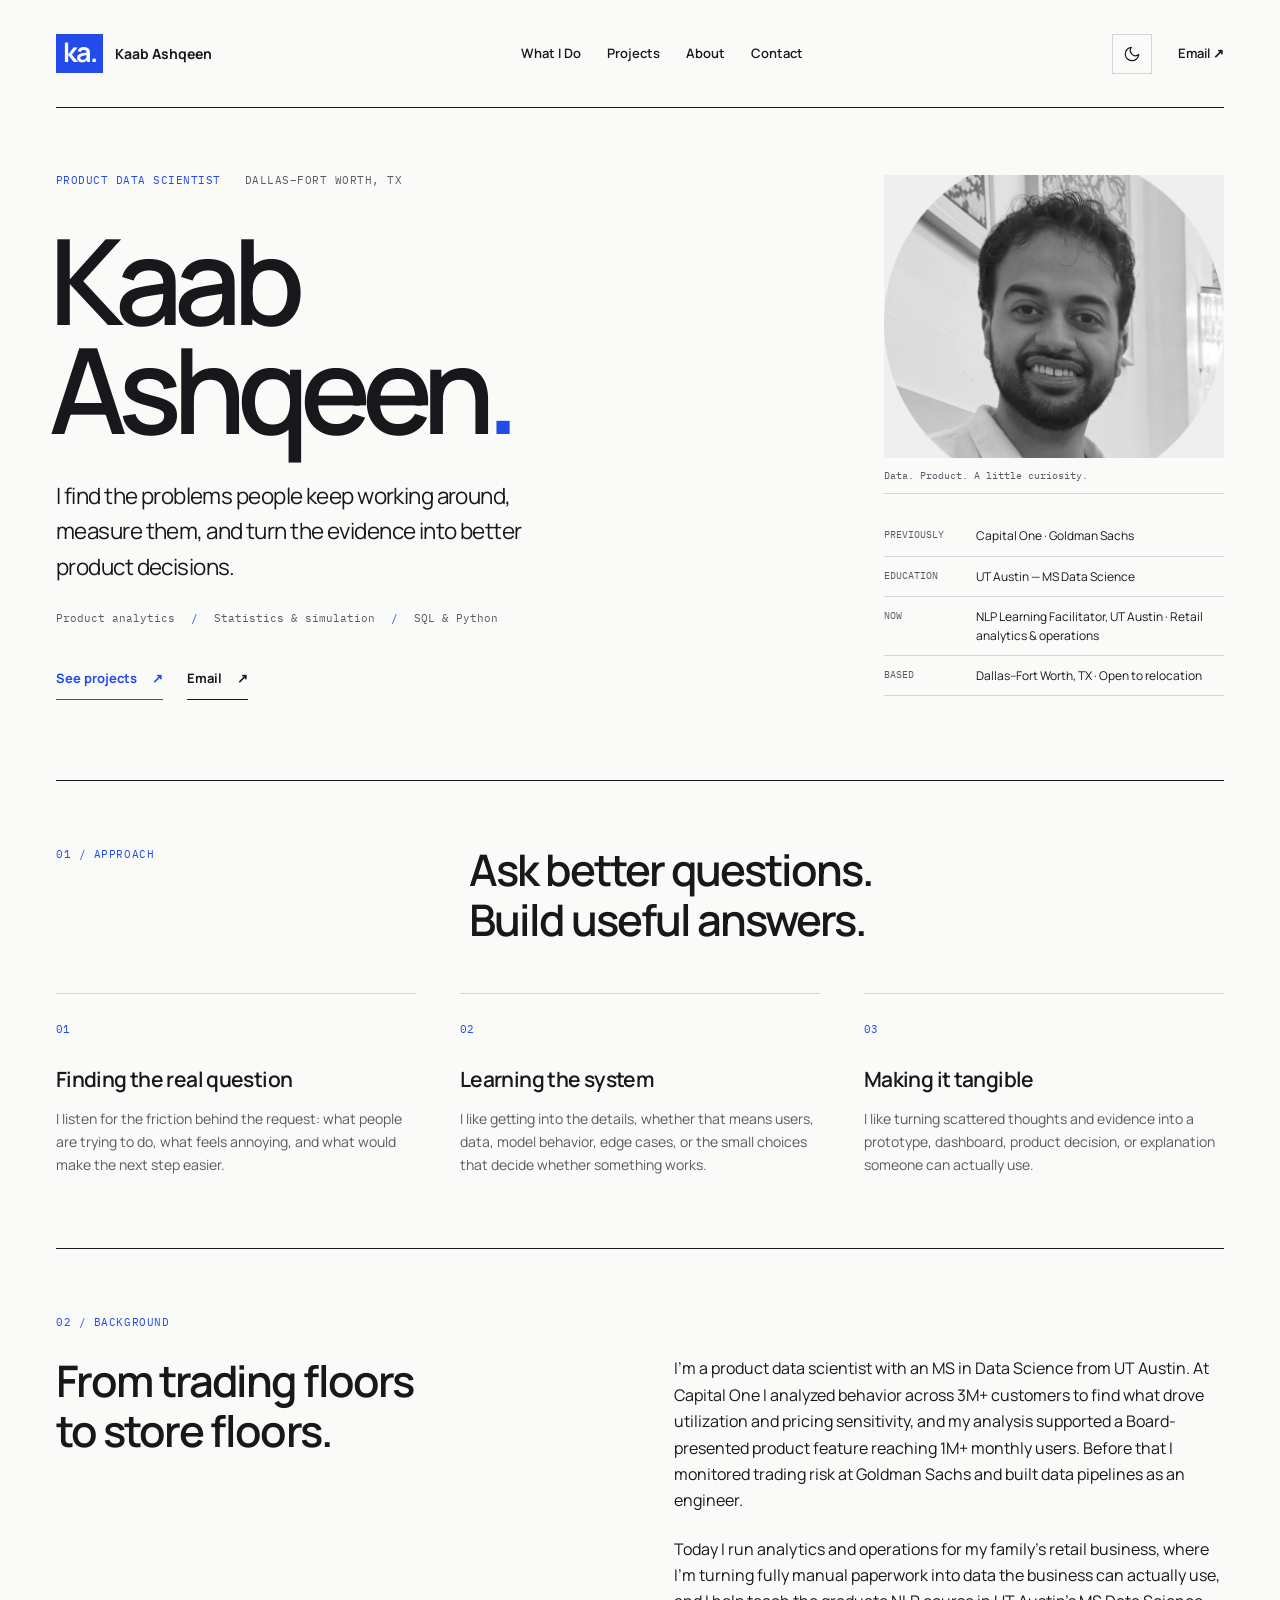
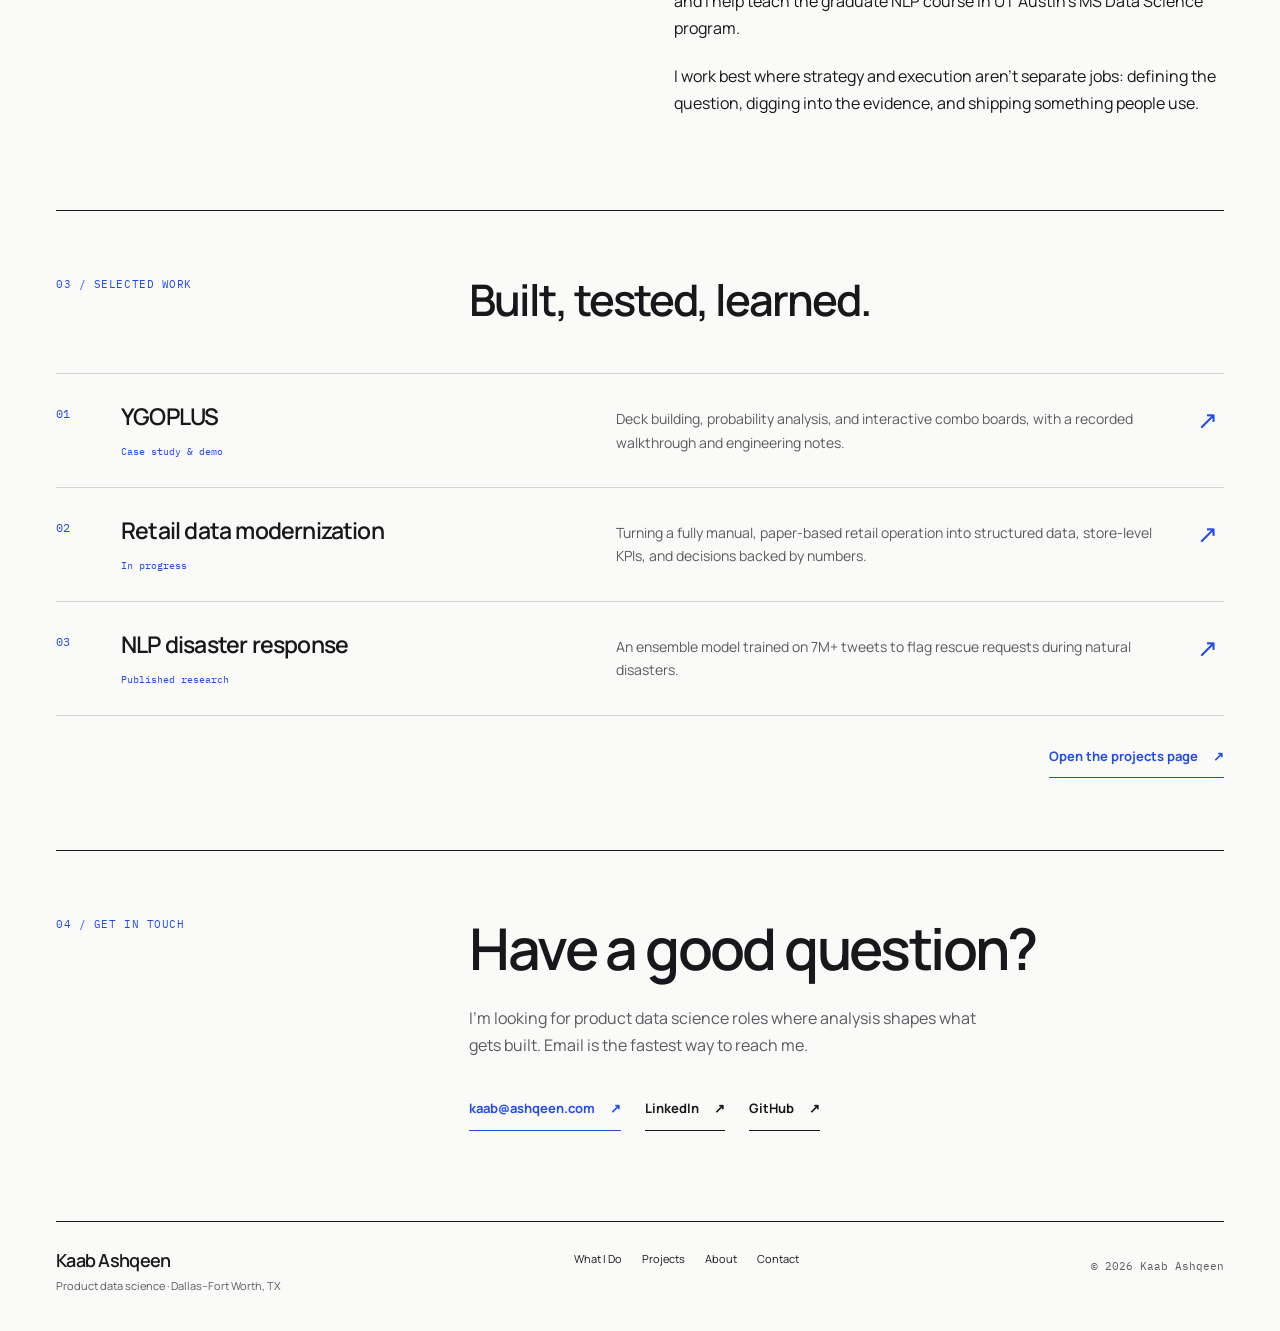
<file: index.html>
<!doctype html>
<html lang="en">
  <head>
    <meta charset="utf-8">
    <meta name="viewport" content="width=device-width, initial-scale=1">
    <meta name="description" content="Kaab Ashqeen, product data scientist (MS Data Science, UT Austin): projects, experience, and contact.">
    <meta name="theme-color" content="#fafaf8" media="(prefers-color-scheme: light)">
    <meta name="theme-color" content="#111214" media="(prefers-color-scheme: dark)">
    <title>Kaab Ashqeen - Product Data Scientist</title>
    <link rel="icon" href="assets/favicon.svg" type="image/svg+xml">
    <link rel="preconnect" href="https://fonts.googleapis.com">
    <link rel="preconnect" href="https://fonts.gstatic.com" crossorigin>
    <link rel="stylesheet"
      href="https://fonts.googleapis.com/css2?family=Manrope:wght@400;500;600;700;800&amp;family=IBM+Plex+Mono:wght@400;500&amp;display=swap">
    <link rel="preload" href="portfolio.css?v=20261117" as="style">
    <link rel="stylesheet" href="portfolio.css?v=20261117">
    <script>
      (function () {
        try {
          var saved = localStorage.getItem("theme");
          if (saved === "light" || saved === "dark") {
            document.documentElement.setAttribute("data-theme", saved);
          }
        } catch (e) {}
      })();
    </script>
  </head>
  <body class="landing-page">
    <a class="skip-link" href="#main">Skip to content</a>
    <header class="site-header" aria-label="Primary">
      <a class="brand" href="/" aria-label="Kaab Ashqeen home">
        <span class="brand-mark" aria-hidden="true">ka.</span>
        <span>Kaab Ashqeen</span>
      </a>
      <nav class="primary-nav" aria-label="Main navigation">
        <a href="/#what-i-do">What I Do</a>
        <a href="/projects.html">Projects</a>
        <a href="/#about">About</a>
        <a href="/#contact">Contact</a>
      </nav>
      <div class="header-actions">
        <button class="theme-toggle" type="button" aria-label="Toggle color theme" data-theme-toggle>
          <svg class="icon-moon" viewBox="0 0 24 24" fill="none" stroke="currentColor" stroke-width="1.6" stroke-linecap="round" stroke-linejoin="round" aria-hidden="true"><path d="M21 12.79A9 9 0 1 1 11.21 3 7 7 0 0 0 21 12.79Z"/></svg>
          <svg class="icon-sun" viewBox="0 0 24 24" fill="none" stroke="currentColor" stroke-width="1.6" stroke-linecap="round" stroke-linejoin="round" aria-hidden="true"><circle cx="12" cy="12" r="4"/><path d="M12 2v2M12 20v2M4.93 4.93l1.41 1.41M17.66 17.66l1.41 1.41M2 12h2M20 12h2M4.93 19.07l1.41-1.41M17.66 6.34l1.41-1.41"/></svg>
        </button>
        <a class="header-link" href="mailto:kaab@ashqeen.com">Email</a>
        <button class="nav-toggle" type="button" aria-label="Toggle navigation" aria-expanded="false" data-nav-toggle>
          <svg viewBox="0 0 24 24" fill="none" stroke="currentColor" stroke-width="1.6" stroke-linecap="round" aria-hidden="true"><line class="icon-open" x1="3" y1="6" x2="21" y2="6"/><line class="icon-open" x1="3" y1="12" x2="21" y2="12"/><line class="icon-open" x1="3" y1="18" x2="21" y2="18"/><line class="icon-close" x1="18" y1="6" x2="6" y2="18"/><line class="icon-close" x1="6" y1="6" x2="18" y2="18"/></svg>
        </button>
      </div>
    </header>

    <main id="main">
      <section class="landing-hero" aria-labelledby="page-title">
        <div class="landing-hero-copy">
          <p class="hero-kicker">Product data scientist <span>Dallas–Fort Worth, TX</span></p>
          <div class="name-row">
            <h1 id="page-title">Kaab<span>Ashqeen<span class="name-dot">.</span></span></h1>
          </div>
          <p class="landing-deck">
            I find the problems people keep working around, measure them, and turn the evidence into better product decisions.
          </p>
          <div class="landing-tags" aria-label="Focus areas">
            <span>Product analytics</span>
            <span>Statistics &amp; simulation</span>
            <span>SQL &amp; Python</span>
          </div>
          <div class="landing-actions">
            <a class="feature-link is-primary" href="/projects.html">See projects</a>
            <a class="feature-link" href="mailto:kaab@ashqeen.com">Email</a>
          </div>
        </div>
        <div class="brief-column">
          <figure class="portrait"><img src="assets/headshot.png" alt="Kaab Ashqeen" class="headshot-brief" width="480" height="480"><figcaption>Data. Product. A little curiosity.</figcaption></figure>
          <div class="landing-brief">
          <div>
            <span>Previously</span>
            <p>Capital One · Goldman Sachs</p>
          </div>
          <div>
            <span>Education</span>
            <p>UT Austin — MS Data Science</p>
          </div>
          <div>
            <span>Now</span>
            <p>NLP Learning Facilitator, UT Austin · Retail analytics &amp; operations</p>
          </div>
          <div>
            <span>Based</span>
            <p>Dallas–Fort Worth, TX · Open to relocation</p>
          </div>
          </div><!-- /.landing-brief -->
        </div><!-- /.brief-column -->
      </section>

      <section class="fit-section" id="what-i-do" aria-labelledby="fit-title">
        <div class="section-heading">
          <p class="eyebrow">01 / Approach</p>
          <h2 id="fit-title">Ask better questions.<br>Build useful answers.</h2>
        </div>
        <div class="fit-grid">
          <article>
            <span>01</span>
            <h3>Finding the real question</h3>
            <p>I listen for the friction behind the request: what people are trying to do, what feels annoying, and what would make the next step easier.</p>
          </article>
          <article>
            <span>02</span>
            <h3>Learning the system</h3>
            <p>I like getting into the details, whether that means users, data, model behavior, edge cases, or the small choices that decide whether something works.</p>
          </article>
          <article>
            <span>03</span>
            <h3>Making it tangible</h3>
            <p>I like turning scattered thoughts and evidence into a prototype, dashboard, product decision, or explanation someone can actually use.</p>
          </article>
        </div>
      </section>

      <section class="landing-split" id="about" aria-labelledby="about-title">
        <div>
          <p class="eyebrow">02 / Background</p>
          <h2 id="about-title">From trading floors<br>to store floors.</h2>
        </div>
        <div class="landing-copy">
          <p>
            I'm a product data scientist with an MS in Data Science from UT Austin.
            At Capital One I analyzed behavior across 3M+ customers to find what drove
            utilization and pricing sensitivity, and my analysis supported a
            Board-presented product feature reaching 1M+ monthly users. Before that I
            monitored trading risk at Goldman Sachs and built data pipelines as an engineer.
          </p>
          <p>
            Today I run analytics and operations for my family's retail business, where
            I'm turning fully manual paperwork into data the business can actually use,
            and I help teach the graduate NLP course in UT Austin's MS Data Science program.
          </p>
          <p>
            I work best where strategy and execution aren't separate jobs: defining
            the question, digging into the evidence, and shipping something people use.
          </p>
        </div>
      </section>

      <section class="projects-band" id="projects" aria-labelledby="projects-strip-title">
        <div class="section-heading">
          <p class="eyebrow">03 / Selected work</p>
          <h2 id="projects-strip-title">Built, tested, learned.</h2>
        </div>
        <div class="projects-strip">
          <a href="/ygoplus/" class="project-strip-row">
            <span class="strip-num">01</span>
            <span class="strip-title">YGOPLUS</span>
            <span class="strip-meta">Case study &amp; demo</span>
            <span class="strip-desc">Deck building, probability analysis, and interactive combo boards, with a recorded walkthrough and engineering notes.</span>
          </a>
          <a href="/projects.html#retail-ops" class="project-strip-row">
            <span class="strip-num">02</span>
            <span class="strip-title">Retail data modernization</span>
            <span class="strip-meta">In progress</span>
            <span class="strip-desc">Turning a fully manual, paper-based retail operation into structured data, store-level KPIs, and decisions backed by numbers.</span>
          </a>
          <a href="/projects.html#nlp-classifier" class="project-strip-row">
            <span class="strip-num">03</span>
            <span class="strip-title">NLP disaster response</span>
            <span class="strip-meta">Published research</span>
            <span class="strip-desc">An ensemble model trained on 7M+ tweets to flag rescue requests during natural disasters.</span>
          </a>
        </div>
        <div class="projects-band-footer">
          <a class="feature-link is-primary" href="/projects.html">Open the projects page</a>
        </div>
      </section>

      <section class="contact-band landing-contact" id="contact" aria-labelledby="contact-title">
        <p class="eyebrow">04 / Get in touch</p>
        <div>
          <h2 id="contact-title">Have a good question?</h2>
          <p>
            I'm looking for product data science roles where analysis shapes what
            gets built. Email is the fastest way to reach me.
          </p>
          <div class="feature-actions">
            <a class="feature-link is-primary" href="mailto:kaab@ashqeen.com">kaab@ashqeen.com</a>
            <a class="feature-link" href="https://www.linkedin.com/in/kaabashqeen">LinkedIn</a>
            <a class="feature-link" href="https://github.com/kaabashqeen">GitHub</a>
          </div>
        </div>
      </section>
    </main>

    <footer>
      <div>
        <h2>Kaab Ashqeen</h2>
        <p>Product data science · Dallas–Fort Worth, TX</p>
      </div>
      <div class="footer-links" aria-label="Footer links">
        <a href="/#what-i-do">What I Do</a>
        <a href="/projects.html">Projects</a>
        <a href="/#about">About</a>
        <a href="/#contact">Contact</a>
      </div>
      <p class="copyright">&copy; 2026 Kaab Ashqeen</p>
    </footer>

    <script src="theme.js" defer></script>
  </body>
</html>
</file>
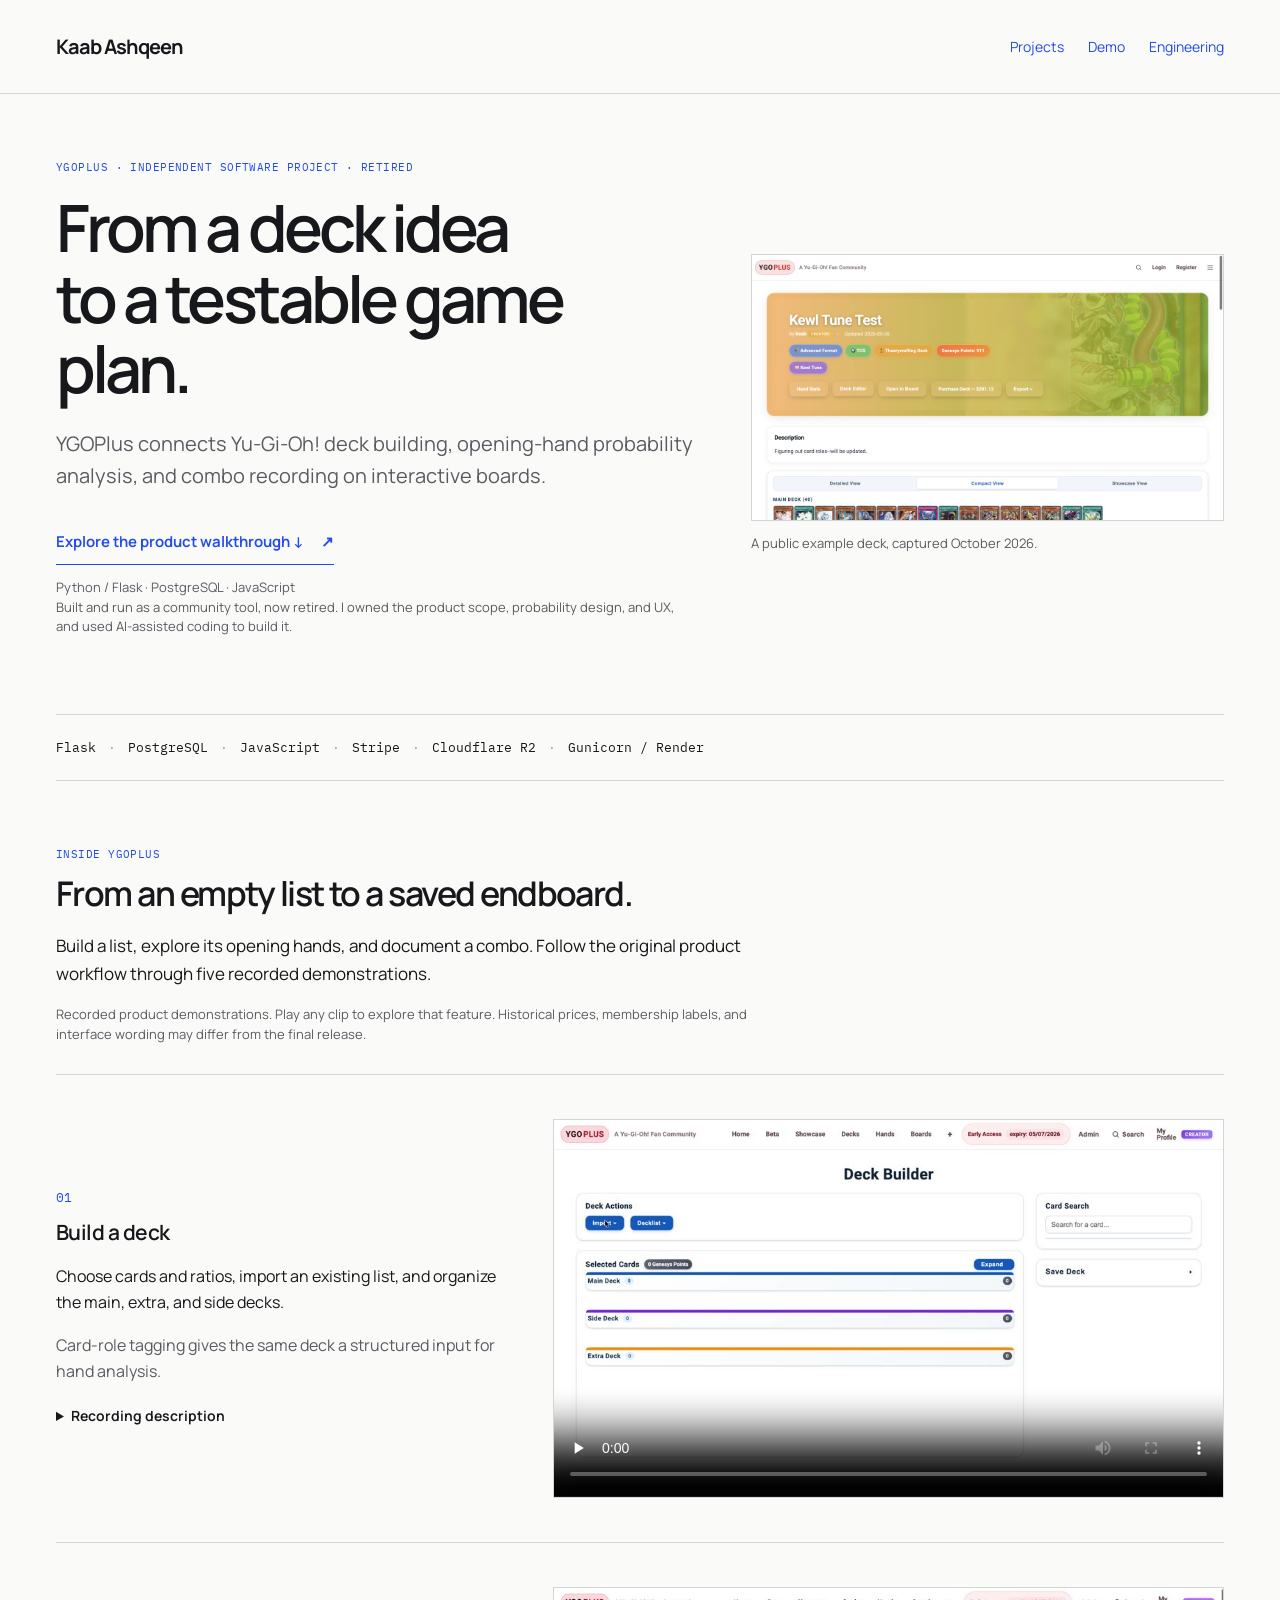
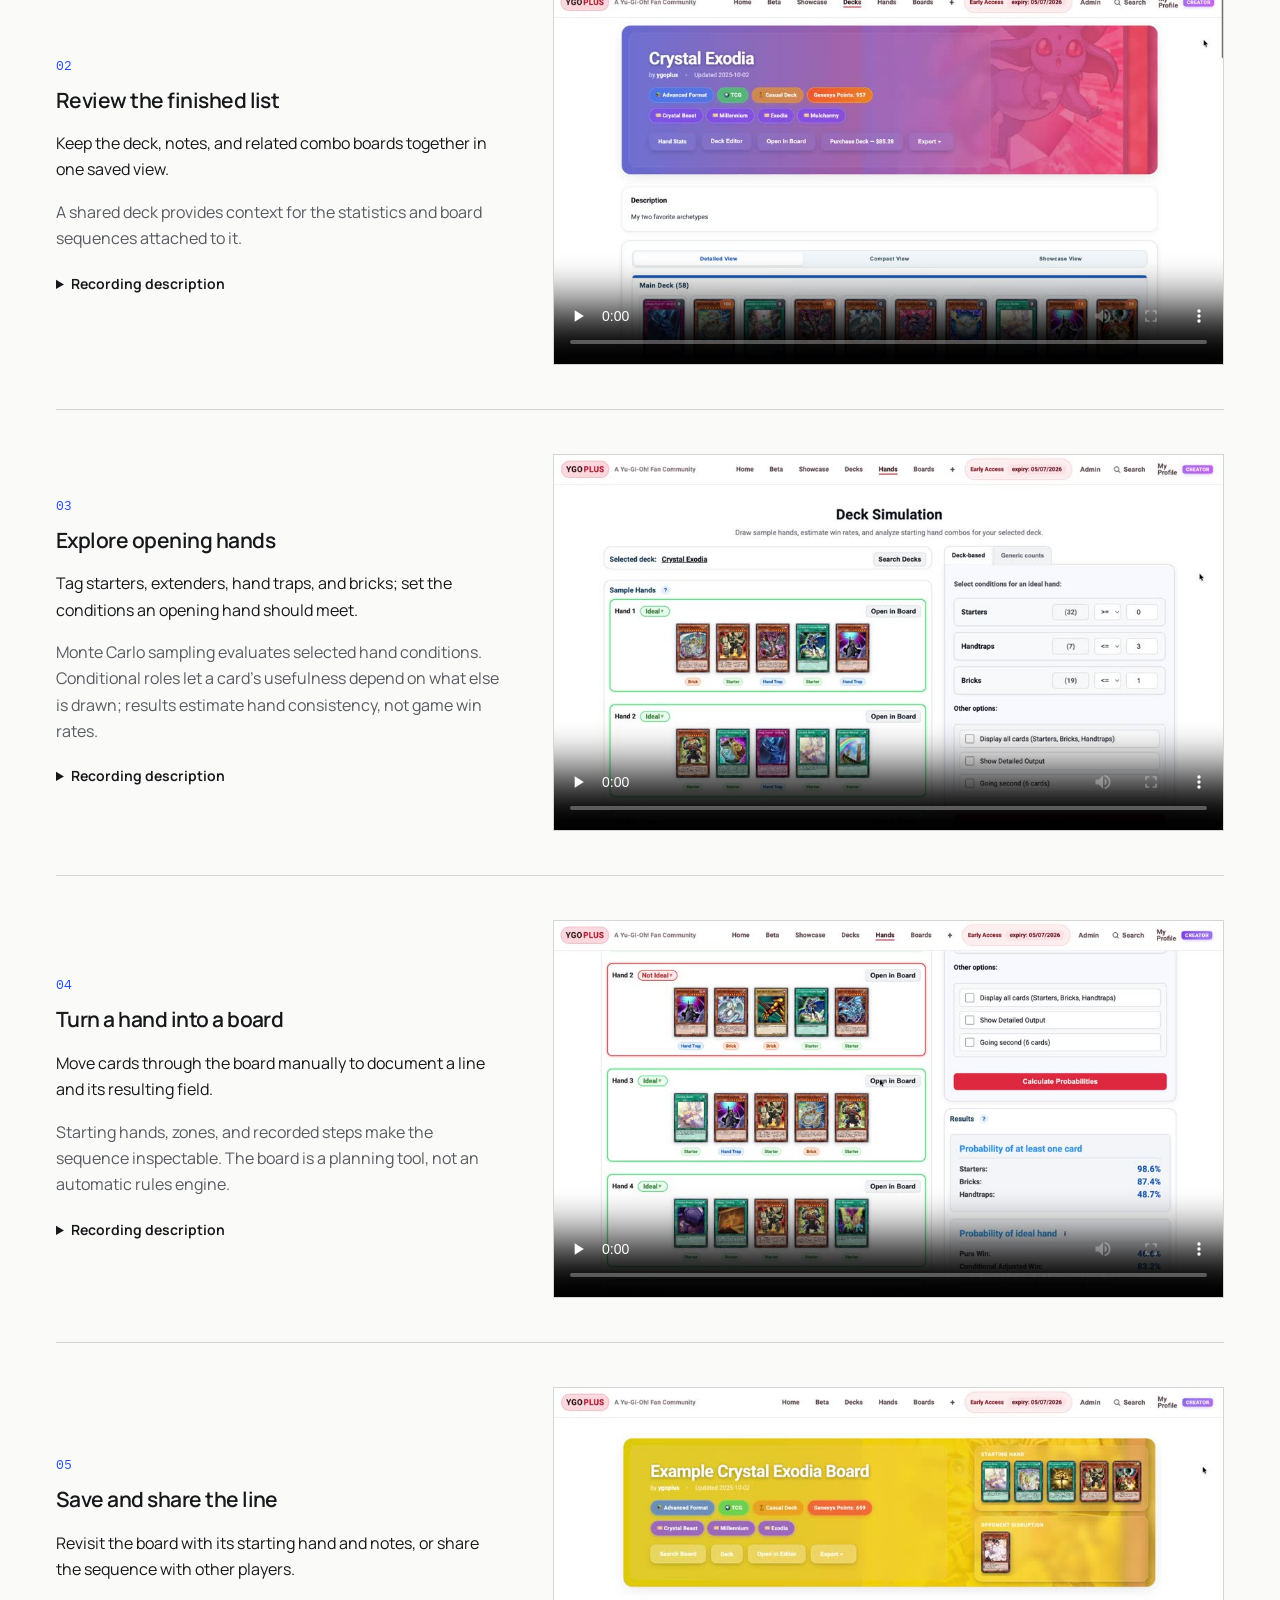
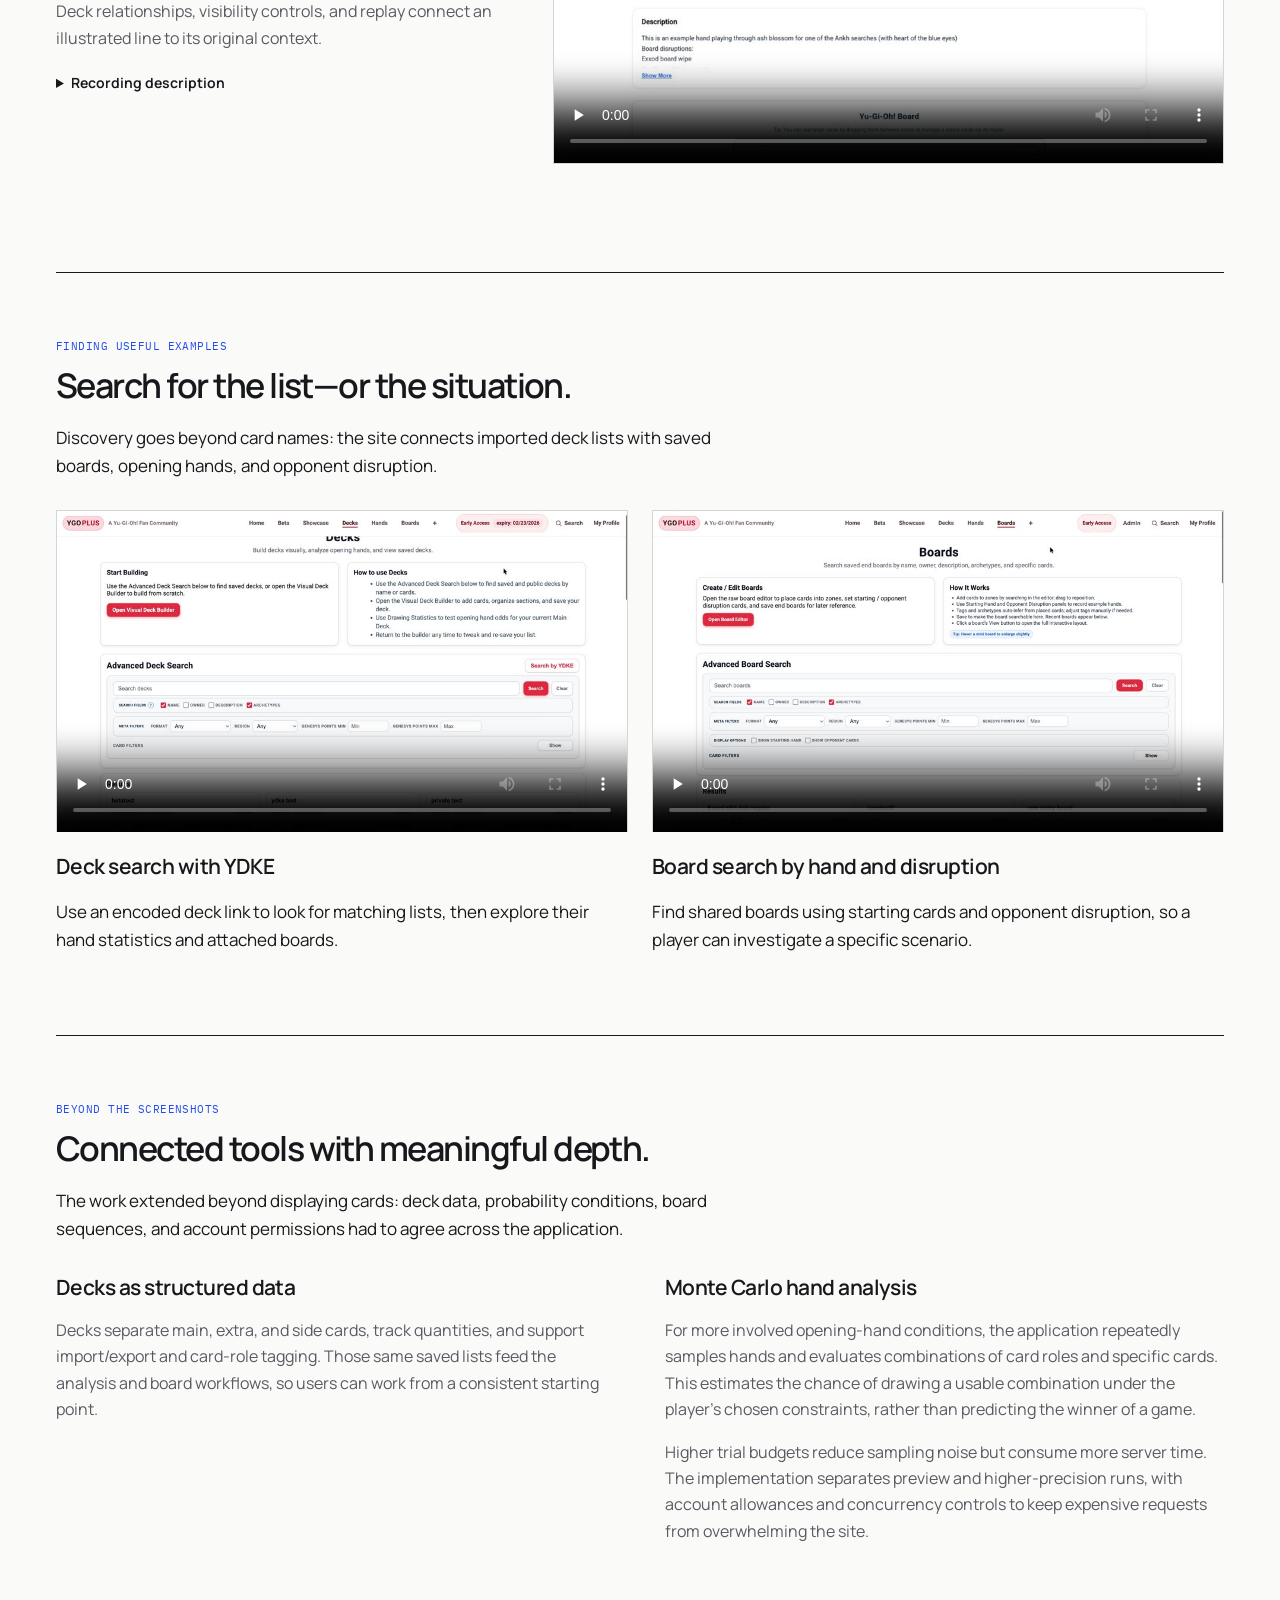
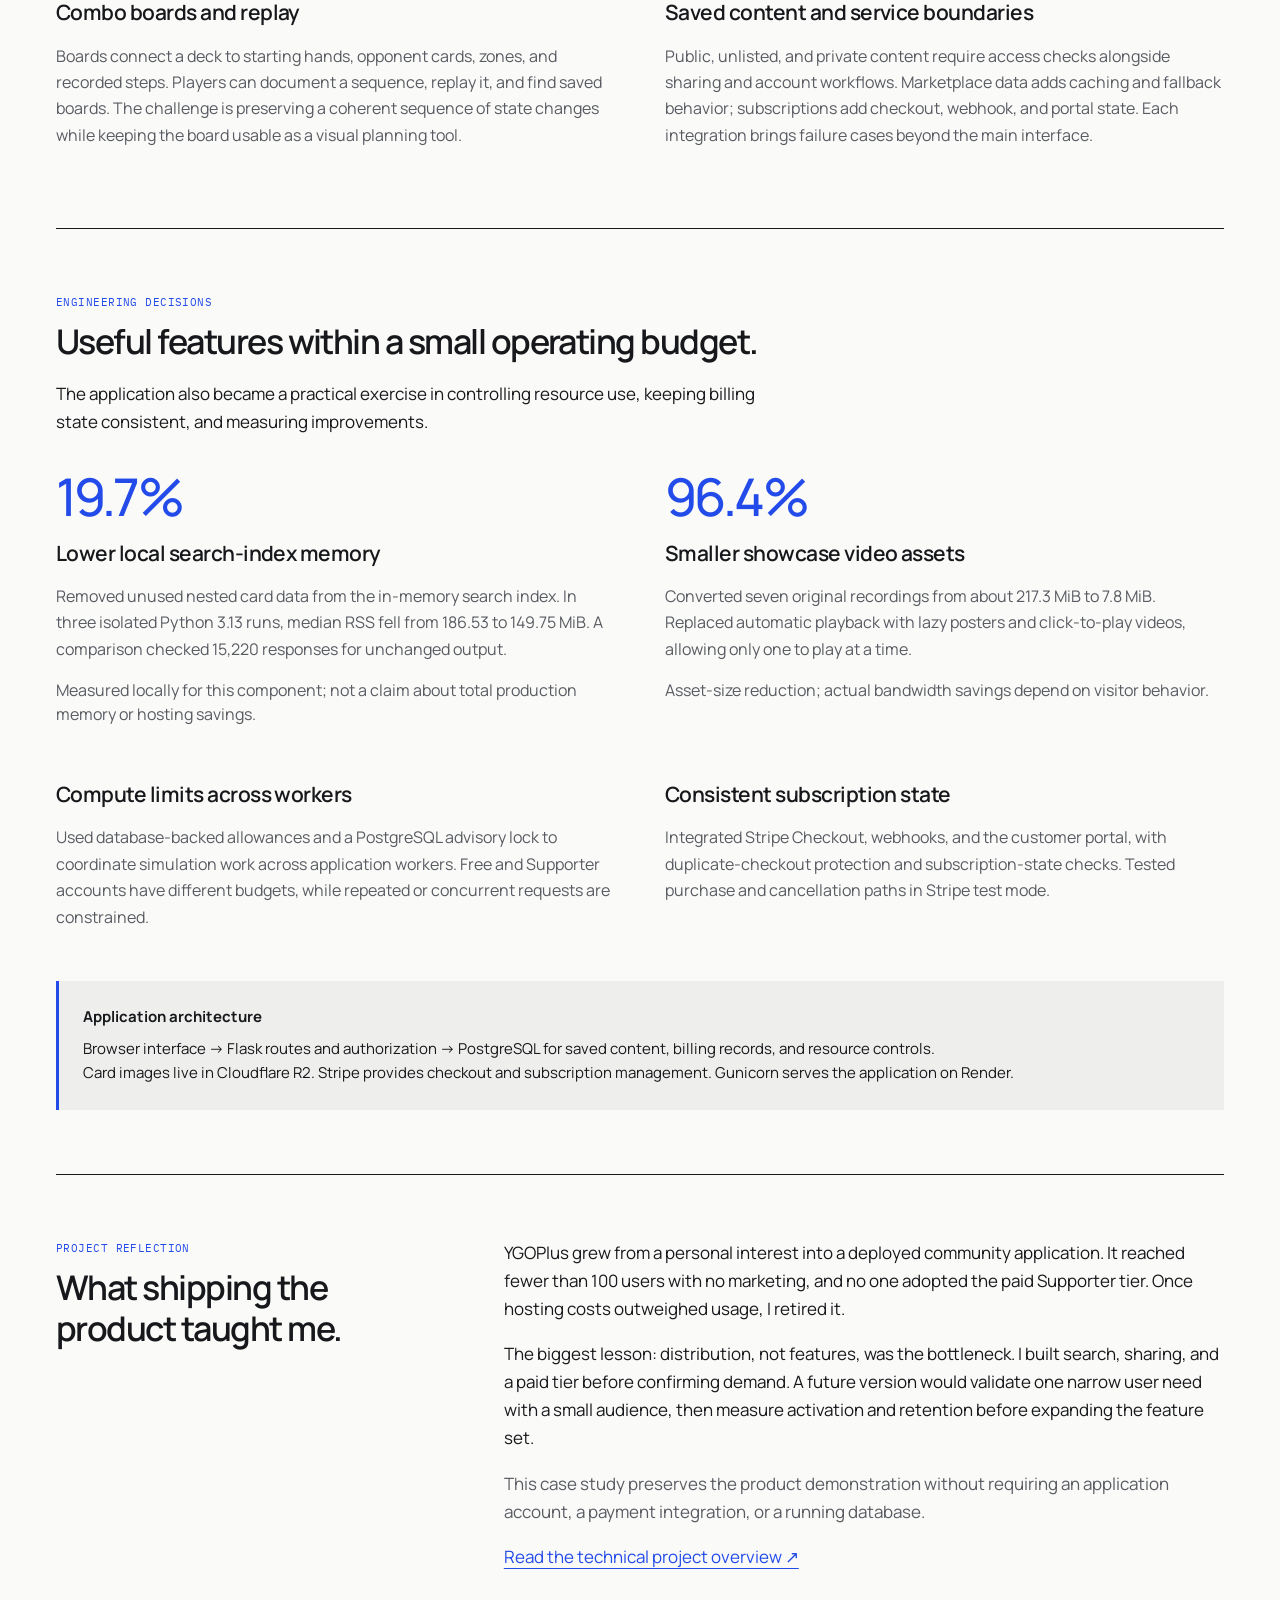
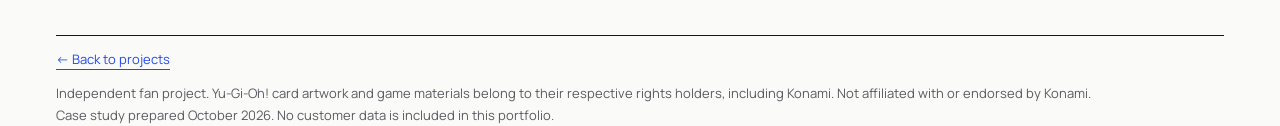
<file: ygoplus/index.html>
<!doctype html>
<html lang="en"><head><meta charset="utf-8"><meta name="viewport" content="width=device-width, initial-scale=1"><meta name="description" content="YGOPlus: an independent software project combining deck building, probability analysis, and interactive combo boards."><title>YGOPlus — Kaab Ashqeen</title><link rel="canonical" href="https://ashqeen.com/ygoplus/"><link rel="icon" href="/assets/favicon.svg" type="image/svg+xml">
<style>
:root{color-scheme:light;--ink:#182a31;--muted:#586970;--paper:#f5f3ec;--accent:#15675c;--line:#cdd6d0}*{box-sizing:border-box}html{scroll-behavior:smooth}body{margin:0;background:var(--paper);color:var(--ink);font:17px/1.65 system-ui,-apple-system,sans-serif}a{color:var(--accent);text-underline-offset:5px}a:focus-visible,summary:focus-visible{outline:3px solid #d98e32;outline-offset:5px}.wrap{max-width:1120px;margin:auto;padding:0 34px}header{padding:25px 0;border-bottom:1px solid var(--line)}nav{display:flex;justify-content:space-between;gap:20px;align-items:center}.brand{font-weight:850;letter-spacing:-1px;font-size:24px;color:var(--ink);text-decoration:none}.brand span{color:var(--accent)}nav div{display:flex;gap:24px;font-size:14px}.eyebrow{text-transform:uppercase;letter-spacing:.14em;font-size:12px;font-weight:750;color:var(--accent)}.hero{padding:72px 0 55px;display:grid;grid-template-columns:1.15fr .85fr;gap:54px;align-items:center}h1{font-size:clamp(38px,4.7vw,60px);line-height:1.08;letter-spacing:-2px;margin:16px 0 24px;font-weight:720}h2{font-size:34px;line-height:1.2;letter-spacing:-1px;margin:10px 0 18px}h3{font-size:21px;line-height:1.35;margin:0 0 12px}.lead{font-size:20px;color:var(--muted);line-height:1.6}.hero figure{margin:0;transform:rotate(2deg)}figure img{width:100%;height:auto;display:block;border:1px solid var(--line);border-radius:5px}.hero img{box-shadow:12px 16px 0 #dce5db}.button{display:inline-block;background:var(--accent);color:white;text-decoration:none;font-size:15px;padding:11px 20px;border-radius:4px;font-weight:650;margin-top:8px}figcaption,.small{font-size:13px;color:var(--muted);line-height:1.5;margin-top:13px}.stack{display:flex;gap:12px;flex-wrap:wrap;padding:22px 0;border-top:1px solid var(--line);border-bottom:1px solid var(--line);font-size:13px}.stack span+span:before{content:'·';margin-right:12px;color:#9baaa0}section{padding:64px 0;border-bottom:1px solid var(--line)}.section-intro{max-width:710px;margin-bottom:30px}.flow{display:grid;grid-template-columns:repeat(3,1fr);gap:32px}.step{font:italic 30px Georgia,serif;color:var(--accent);margin-bottom:12px}.flow p{font-size:15px;color:var(--muted)}video{display:block;width:100%;max-height:680px;background:#111923;border-radius:5px}.caption{font-size:14px;color:var(--muted);max-width:850px}.gallery{display:grid;grid-template-columns:1fr 1fr;gap:24px}.gallery figure{margin:0}.engineering{display:grid;grid-template-columns:1fr 1fr;gap:38px 50px}.engineering p{font-size:16px;color:var(--muted)}.result{font-size:40px;font-weight:720;letter-spacing:-2px;color:var(--accent);line-height:1.2;margin-bottom:10px}.architecture{padding:24px;background:#e7ece3;border-left:3px solid var(--accent);font-size:15px;margin:35px 0 0}.architecture strong{display:block;margin-bottom:7px}.reflection{display:grid;grid-template-columns:.7fr 1.3fr;gap:60px}.reflection p{margin-top:0}footer{padding:32px 0 40px;font-size:13px;color:var(--muted)}details{margin-top:20px}summary{cursor:pointer;font-weight:650}details li{margin-bottom:10px}.muted{color:var(--muted)}@media(max-width:760px){.wrap{padding:0 22px}.hero{grid-template-columns:1fr;padding:42px 0;gap:36px}.hero figure{transform:none}h1{letter-spacing:-1.3px}.flow,.engineering,.gallery,.reflection{grid-template-columns:1fr;gap:28px}section{padding:42px 0}nav div{gap:14px;font-size:12px}.hero img{box-shadow:7px 9px 0 #dce5db}h2{font-size:29px}}@media(prefers-reduced-motion:reduce){html{scroll-behavior:auto}}
.feature-row{display:grid;grid-template-columns:.8fr 1.2fr;gap:36px;align-items:center;padding:36px 0;border-top:1px solid var(--line)}.feature-row p{font-size:16px}.feature-detail{color:var(--muted)}.feature-row details{font-size:14px}.feature-row video,.gallery video{border:1px solid var(--line)}@media(max-width:760px){.feature-row{grid-template-columns:1fr;gap:20px}}
</style>
<link rel="preconnect" href="https://fonts.googleapis.com">
<link rel="preconnect" href="https://fonts.gstatic.com" crossorigin>
<link rel="stylesheet" href="https://fonts.googleapis.com/css2?family=Manrope:wght@400;500;600;700;800&amp;family=IBM+Plex+Mono:wght@400;500&amp;display=swap">
<link rel="stylesheet" href="/case-study.css?v=20261117">
</head><body><header><nav class="wrap" aria-label="Main"><a class="brand" href="/">Kaab Ashqeen</a><div><a href="/projects.html">Projects</a><a href="#demo">Demo</a><a href="#engineering">Engineering</a></div></nav></header>
<main id="top" class="wrap"><div class="hero"><div><div class="eyebrow">YGOPlus · Independent software project · Retired</div><h1>From a deck idea<br>to a testable game plan.</h1><p class="lead">YGOPlus connects Yu-Gi-Oh! deck building, opening-hand probability analysis, and combo recording on interactive boards.</p><a class="button" href="#demo">Explore the product walkthrough ↓</a><p class="small">Python / Flask · PostgreSQL · JavaScript<br>Built and run as a community tool, now retired. I owned the product scope, probability design, and UX, and used AI-assisted coding to build it.</p></div><figure><img src="assets/deck.png" alt="YGOPlus deck view displaying a 40-card example deck with card images and deck tools" width="1280" height="720"><figcaption>A public example deck, captured October 2026.</figcaption></figure></div>
<div class="stack" aria-label="Technology stack"><span>Flask</span><span>PostgreSQL</span><span>JavaScript</span><span>Stripe</span><span>Cloudflare R2</span><span>Gunicorn / Render</span></div>
<section id="demo"><div class="section-intro"><div class="eyebrow">Inside YGOPlus</div><h2>From an empty list to a saved endboard.</h2><p>Build a list, explore its opening hands, and document a combo. Follow the original product workflow through five recorded demonstrations.</p><p class="small">Recorded product demonstrations. Play any clip to explore that feature. Historical prices, membership labels, and interface wording may differ from the final release.</p></div><article class="feature-row"><div><div class="step">01</div><h3>Build a deck</h3><p>Choose cards and ratios, import an existing list, and organize the main, extra, and side decks.</p><p class="feature-detail">Card-role tagging gives the same deck a structured input for hand analysis.</p><details><summary>Recording description</summary><p>Choose cards and ratios, import an existing list, and organize the main, extra, and side decks. The recording shows the corresponding interface and interactions in the full application.</p></details></div><div><video controls playsinline preload="none" poster="assets/features/buildingadeck.jpg" aria-label="Recorded demo: Build a deck"><source src="assets/features/buildingadeck.mp4" type="video/mp4"></video></div></article><article class="feature-row"><div><div class="step">02</div><h3>Review the finished list</h3><p>Keep the deck, notes, and related combo boards together in one saved view.</p><p class="feature-detail">A shared deck provides context for the statistics and board sequences attached to it.</p><details><summary>Recording description</summary><p>Keep the deck, notes, and related combo boards together in one saved view. The recording shows the corresponding interface and interactions in the full application.</p></details></div><div><video controls playsinline preload="none" poster="assets/features/deckviewpage.jpg" aria-label="Recorded demo: Review the finished list"><source src="assets/features/deckviewpage.mp4" type="video/mp4"></video></div></article><article class="feature-row"><div><div class="step">03</div><h3>Explore opening hands</h3><p>Tag starters, extenders, hand traps, and bricks; set the conditions an opening hand should meet.</p><p class="feature-detail">Monte Carlo sampling evaluates selected hand conditions. Conditional roles let a card’s usefulness depend on what else is drawn; results estimate hand consistency, not game win rates.</p><details><summary>Recording description</summary><p>Tag starters, extenders, hand traps, and bricks; set the conditions an opening hand should meet. The recording shows the corresponding interface and interactions in the full application.</p></details></div><div><video controls playsinline preload="none" poster="assets/features/handstatspage.jpg" aria-label="Recorded demo: Explore opening hands"><source src="assets/features/handstatspage.mp4" type="video/mp4"></video></div></article><article class="feature-row"><div><div class="step">04</div><h3>Turn a hand into a board</h3><p>Move cards through the board manually to document a line and its resulting field.</p><p class="feature-detail">Starting hands, zones, and recorded steps make the sequence inspectable. The board is a planning tool, not an automatic rules engine.</p><details><summary>Recording description</summary><p>Move cards through the board manually to document a line and its resulting field. The recording shows the corresponding interface and interactions in the full application.</p></details></div><div><video controls playsinline preload="none" poster="assets/features/buildingaboard.jpg" aria-label="Recorded demo: Turn a hand into a board"><source src="assets/features/buildingaboard.mp4" type="video/mp4"></video></div></article><article class="feature-row"><div><div class="step">05</div><h3>Save and share the line</h3><p>Revisit the board with its starting hand and notes, or share the sequence with other players.</p><p class="feature-detail">Deck relationships, visibility controls, and replay connect an illustrated line to its original context.</p><details><summary>Recording description</summary><p>Revisit the board with its starting hand and notes, or share the sequence with other players. The recording shows the corresponding interface and interactions in the full application.</p></details></div><div><video controls playsinline preload="none" poster="assets/features/boardviewpage.jpg" aria-label="Recorded demo: Save and share the line"><source src="assets/features/boardviewpage.mp4" type="video/mp4"></video></div></article></section><section id="discovery"><div class="section-intro"><div class="eyebrow">Finding useful examples</div><h2>Search for the list—or the situation.</h2><p>Discovery goes beyond card names: the site connects imported deck lists with saved boards, opening hands, and opponent disruption.</p></div><div class="gallery"><article><video controls playsinline preload="none" poster="assets/features/searchdecks_with_ydke.jpg" aria-label="Recorded demo: Deck search with YDKE"><source src="assets/features/searchdecks_with_ydke.mp4" type="video/mp4"></video><h3 style="margin-top:20px">Deck search with YDKE</h3><p>Use an encoded deck link to look for matching lists, then explore their hand statistics and attached boards.</p></article><article><video controls playsinline preload="none" poster="assets/features/searching_boards.jpg" aria-label="Recorded demo: Board search by hand and disruption"><source src="assets/features/searching_boards.mp4" type="video/mp4"></video><h3 style="margin-top:20px">Board search by hand and disruption</h3><p>Find shared boards using starting cards and opponent disruption, so a player can investigate a specific scenario.</p></article></div></section><section id="product-depth"><div class="section-intro"><div class="eyebrow">Beyond the screenshots</div><h2>Connected tools with meaningful depth.</h2><p>The work extended beyond displaying cards: deck data, probability conditions, board sequences, and account permissions had to agree across the application.</p></div><div class="engineering"><article><h3>Decks as structured data</h3><p>Decks separate main, extra, and side cards, track quantities, and support import/export and card-role tagging. Those same saved lists feed the analysis and board workflows, so users can work from a consistent starting point.</p></article><article><h3>Monte Carlo hand analysis</h3><p>For more involved opening-hand conditions, the application repeatedly samples hands and evaluates combinations of card roles and specific cards. This estimates the chance of drawing a usable combination under the player's chosen constraints, rather than predicting the winner of a game.</p><p>Higher trial budgets reduce sampling noise but consume more server time. The implementation separates preview and higher-precision runs, with account allowances and concurrency controls to keep expensive requests from overwhelming the site.</p></article><article><h3>Combo boards and replay</h3><p>Boards connect a deck to starting hands, opponent cards, zones, and recorded steps. Players can document a sequence, replay it, and find saved boards. The challenge is preserving a coherent sequence of state changes while keeping the board usable as a visual planning tool.</p></article><article><h3>Saved content and service boundaries</h3><p>Public, unlisted, and private content require access checks alongside sharing and account workflows. Marketplace data adds caching and fallback behavior; subscriptions add checkout, webhook, and portal state. Each integration brings failure cases beyond the main interface.</p></article></div></section><section id="engineering"><div class="section-intro"><div class="eyebrow">Engineering decisions</div><h2>Useful features within a small operating budget.</h2><p>The application also became a practical exercise in controlling resource use, keeping billing state consistent, and measuring improvements.</p></div><div class="engineering"><article><div class="result">19.7%</div><h3>Lower local search-index memory</h3><p>Removed unused nested card data from the in-memory search index. In three isolated Python 3.13 runs, median RSS fell from 186.53 to 149.75 MiB. A comparison checked 15,220 responses for unchanged output.</p><p class="small">Measured locally for this component; not a claim about total production memory or hosting savings.</p></article><article><div class="result">96.4%</div><h3>Smaller showcase video assets</h3><p>Converted seven original recordings from about 217.3 MiB to 7.8 MiB. Replaced automatic playback with lazy posters and click-to-play videos, allowing only one to play at a time.</p><p class="small">Asset-size reduction; actual bandwidth savings depend on visitor behavior.</p></article><article><h3>Compute limits across workers</h3><p>Used database-backed allowances and a PostgreSQL advisory lock to coordinate simulation work across application workers. Free and Supporter accounts have different budgets, while repeated or concurrent requests are constrained.</p></article><article><h3>Consistent subscription state</h3><p>Integrated Stripe Checkout, webhooks, and the customer portal, with duplicate-checkout protection and subscription-state checks. Tested purchase and cancellation paths in Stripe test mode.</p></article></div><div class="architecture"><strong>Application architecture</strong>Browser interface → Flask routes and authorization → PostgreSQL for saved content, billing records, and resource controls.<br>Card images live in Cloudflare R2. Stripe provides checkout and subscription management. Gunicorn serves the application on Render.</div></section>
<section id="reflection" class="reflection"><div><div class="eyebrow">Project reflection</div><h2>What shipping the product taught me.</h2></div><div><p>YGOPlus grew from a personal interest into a deployed community application. It reached fewer than 100 users with no marketing, and no one adopted the paid Supporter tier. Once hosting costs outweighed usage, I retired it.</p><p>The biggest lesson: distribution, not features, was the bottleneck. I built search, sharing, and a paid tier before confirming demand. A future version would validate one narrow user need with a small audience, then measure activation and retention before expanding the feature set.</p><p class="muted">This case study preserves the product demonstration without requiring an application account, a payment integration, or a running database.</p><a href="README.md">Read the technical project overview ↗</a></div></section></main><footer class="wrap"><p><a href="/projects.html">← Back to projects</a></p>Independent fan project. Yu-Gi-Oh! card artwork and game materials belong to their respective rights holders, including Konami. Not affiliated with or endorsed by Konami.<br>Case study prepared October 2026. No customer data is included in this portfolio.</footer><script>document.querySelectorAll("video").forEach(video=>video.addEventListener("play",()=>document.querySelectorAll("video").forEach(other=>{if(other!==video)other.pause();})));</script></body></html>
</file>
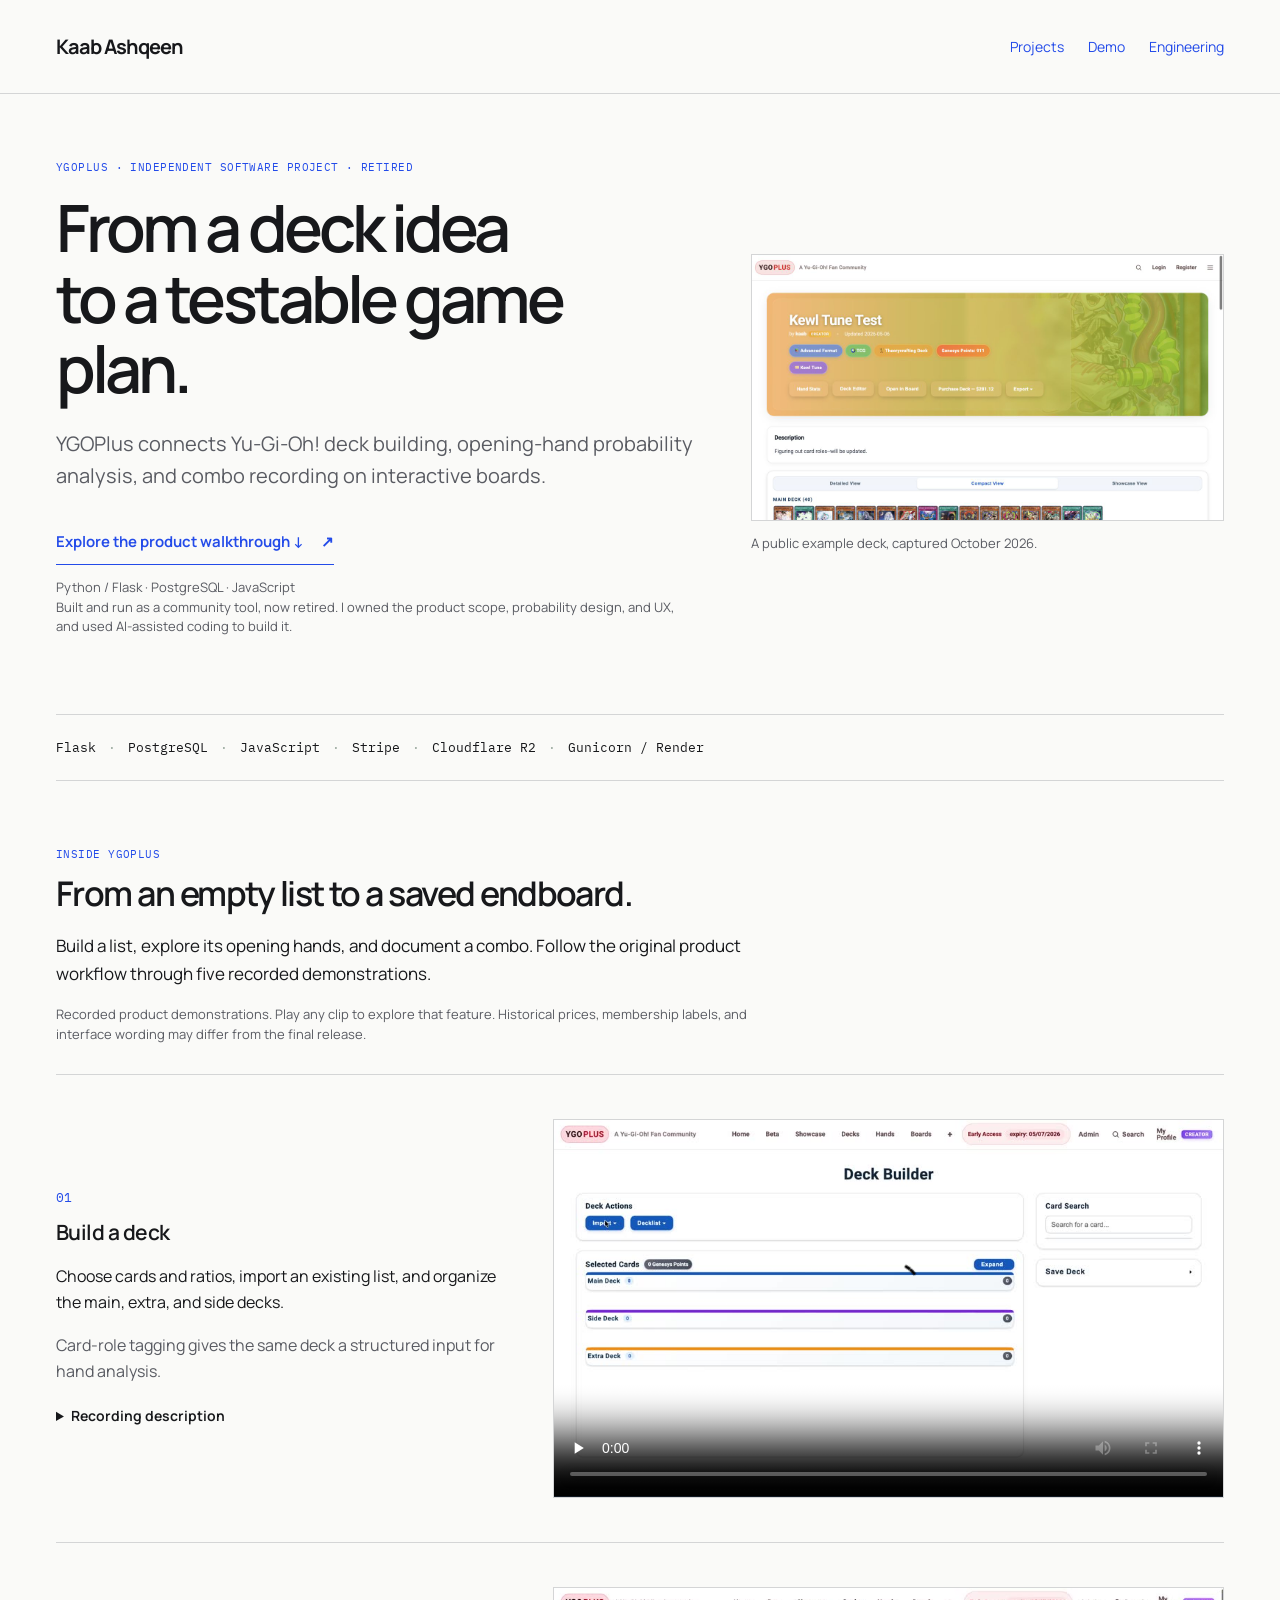
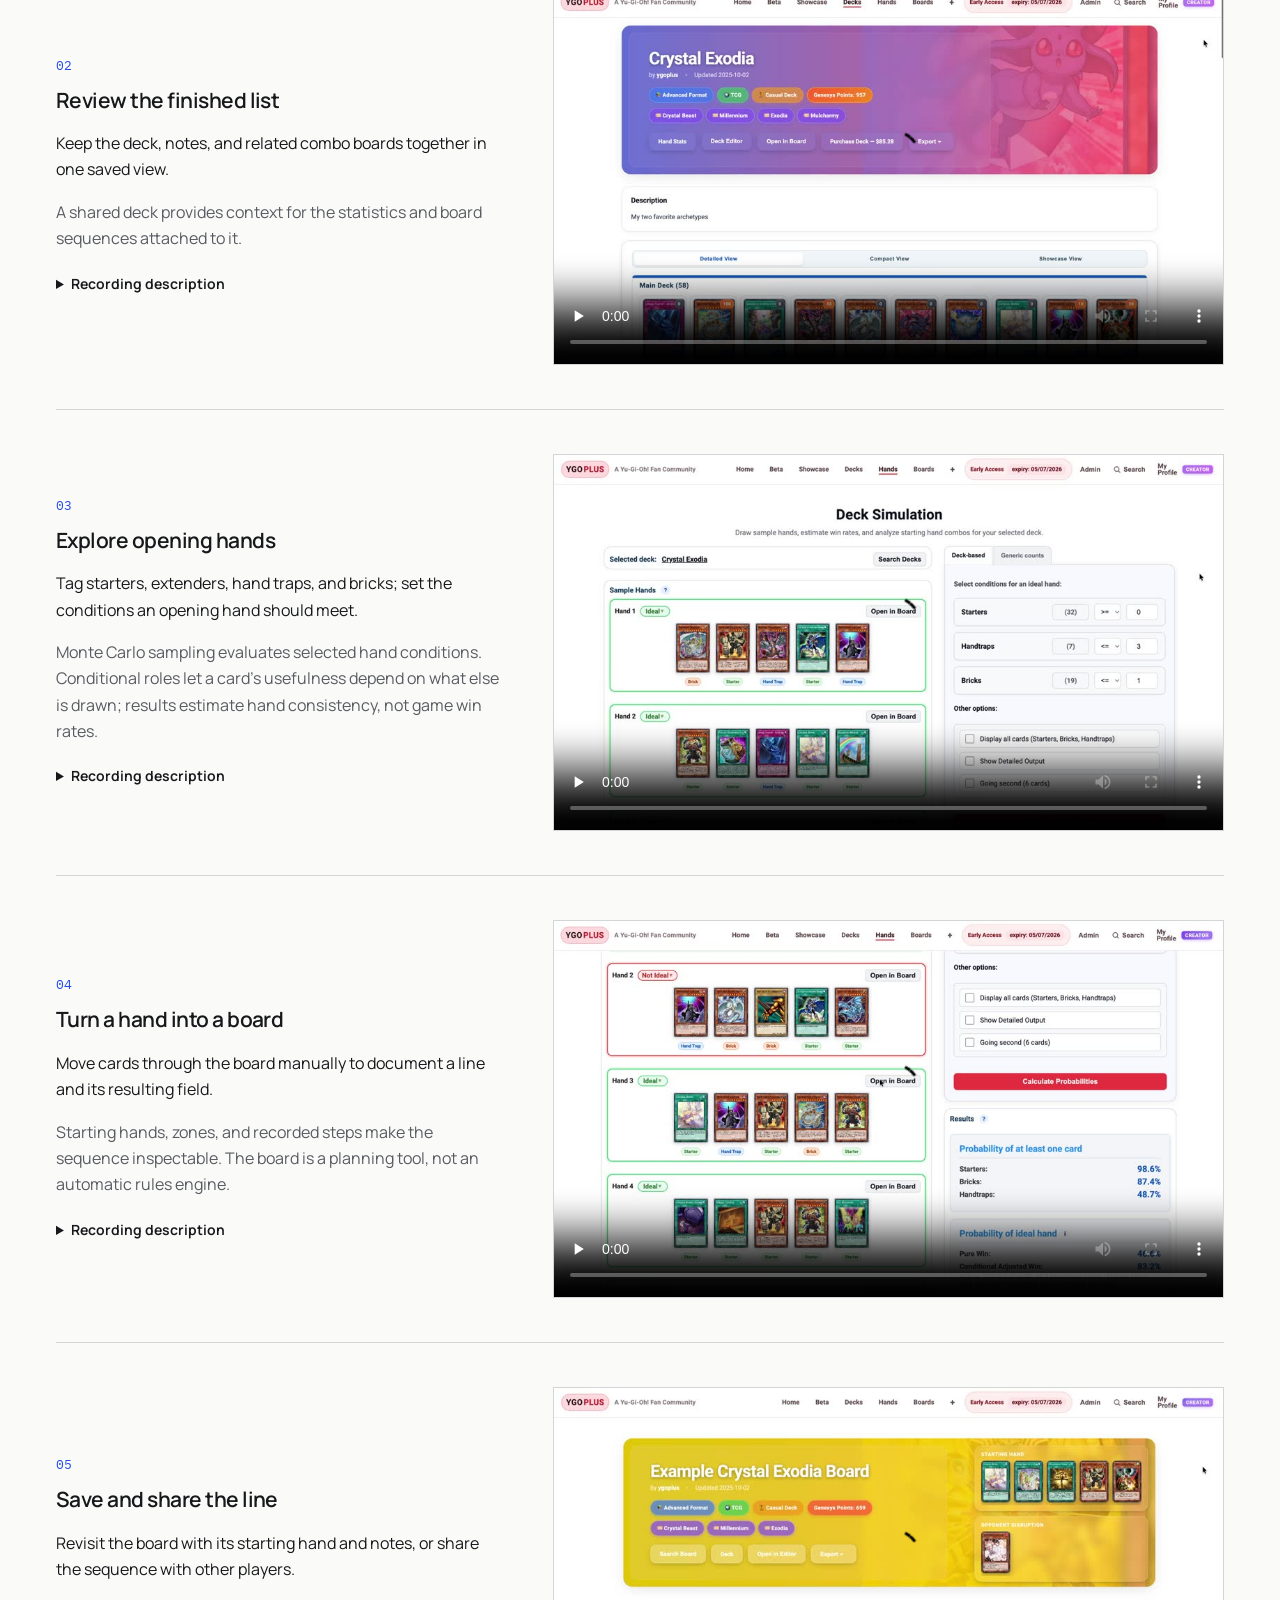
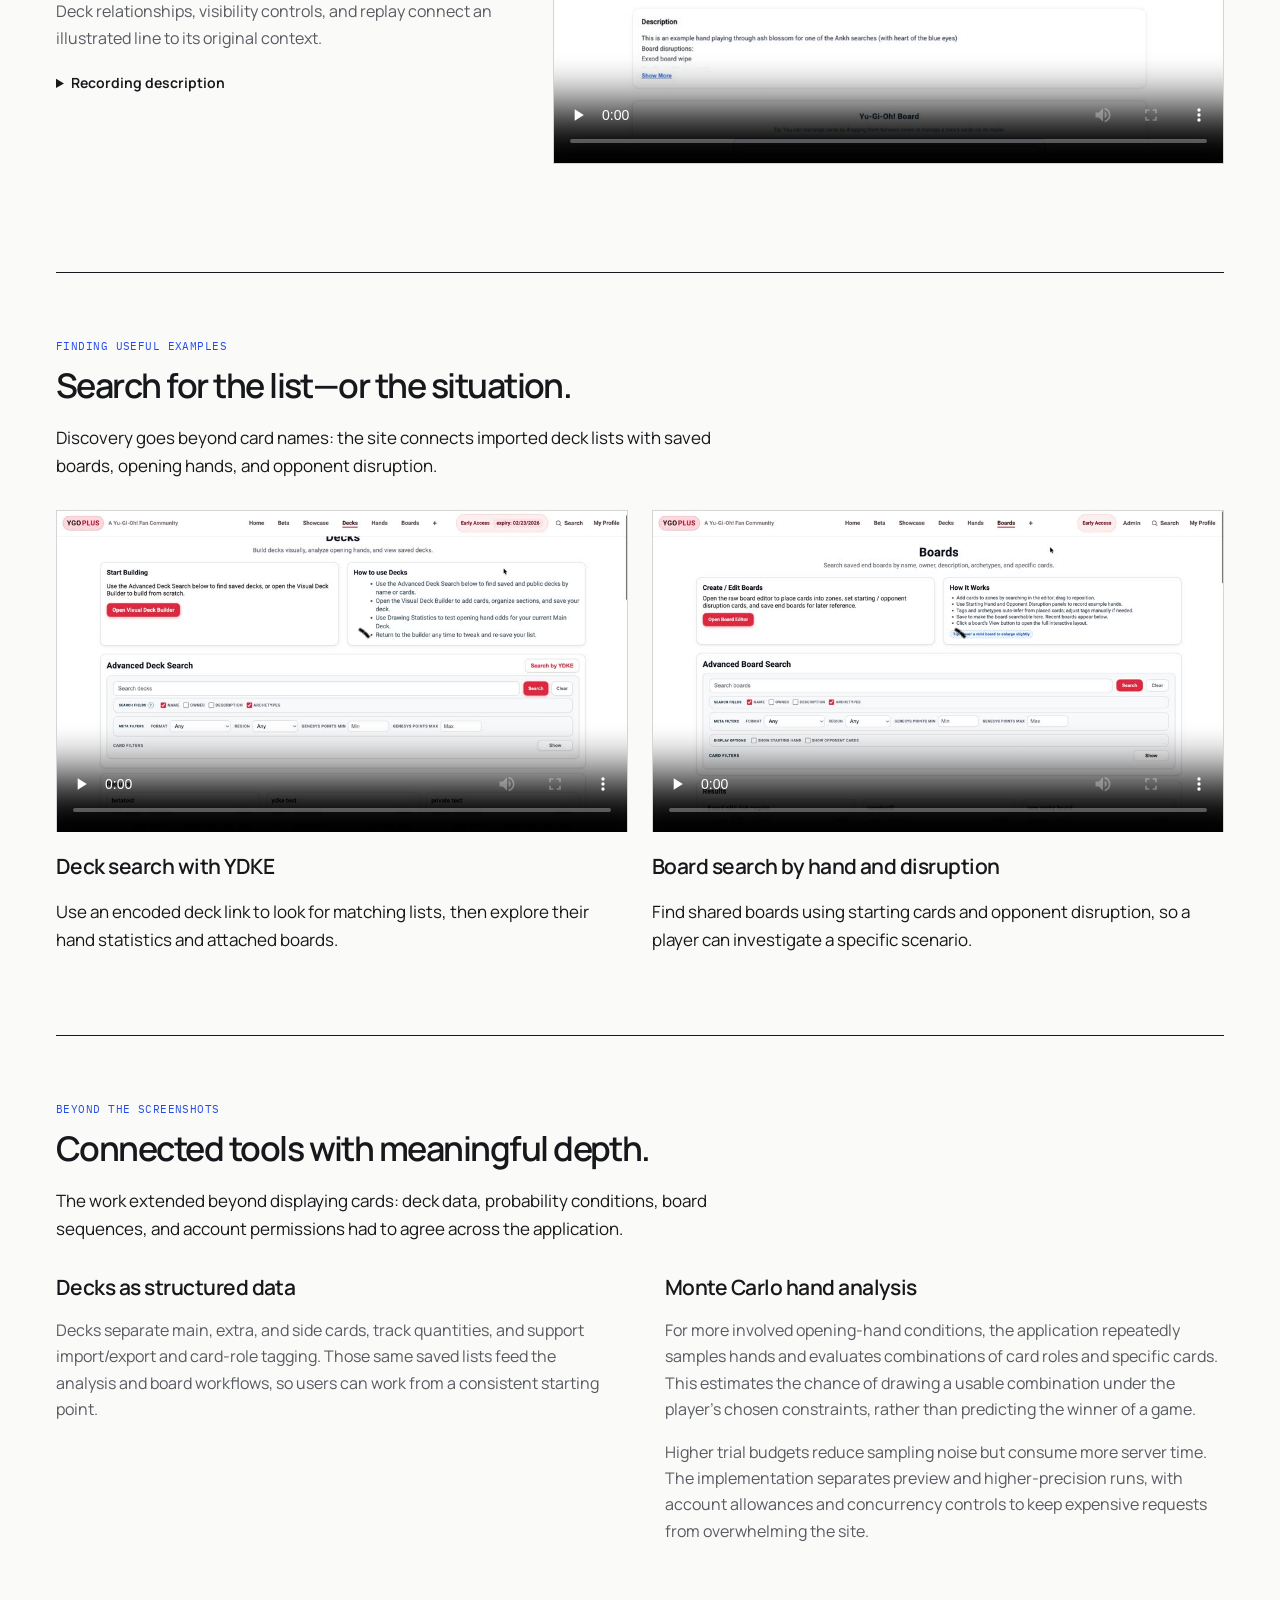
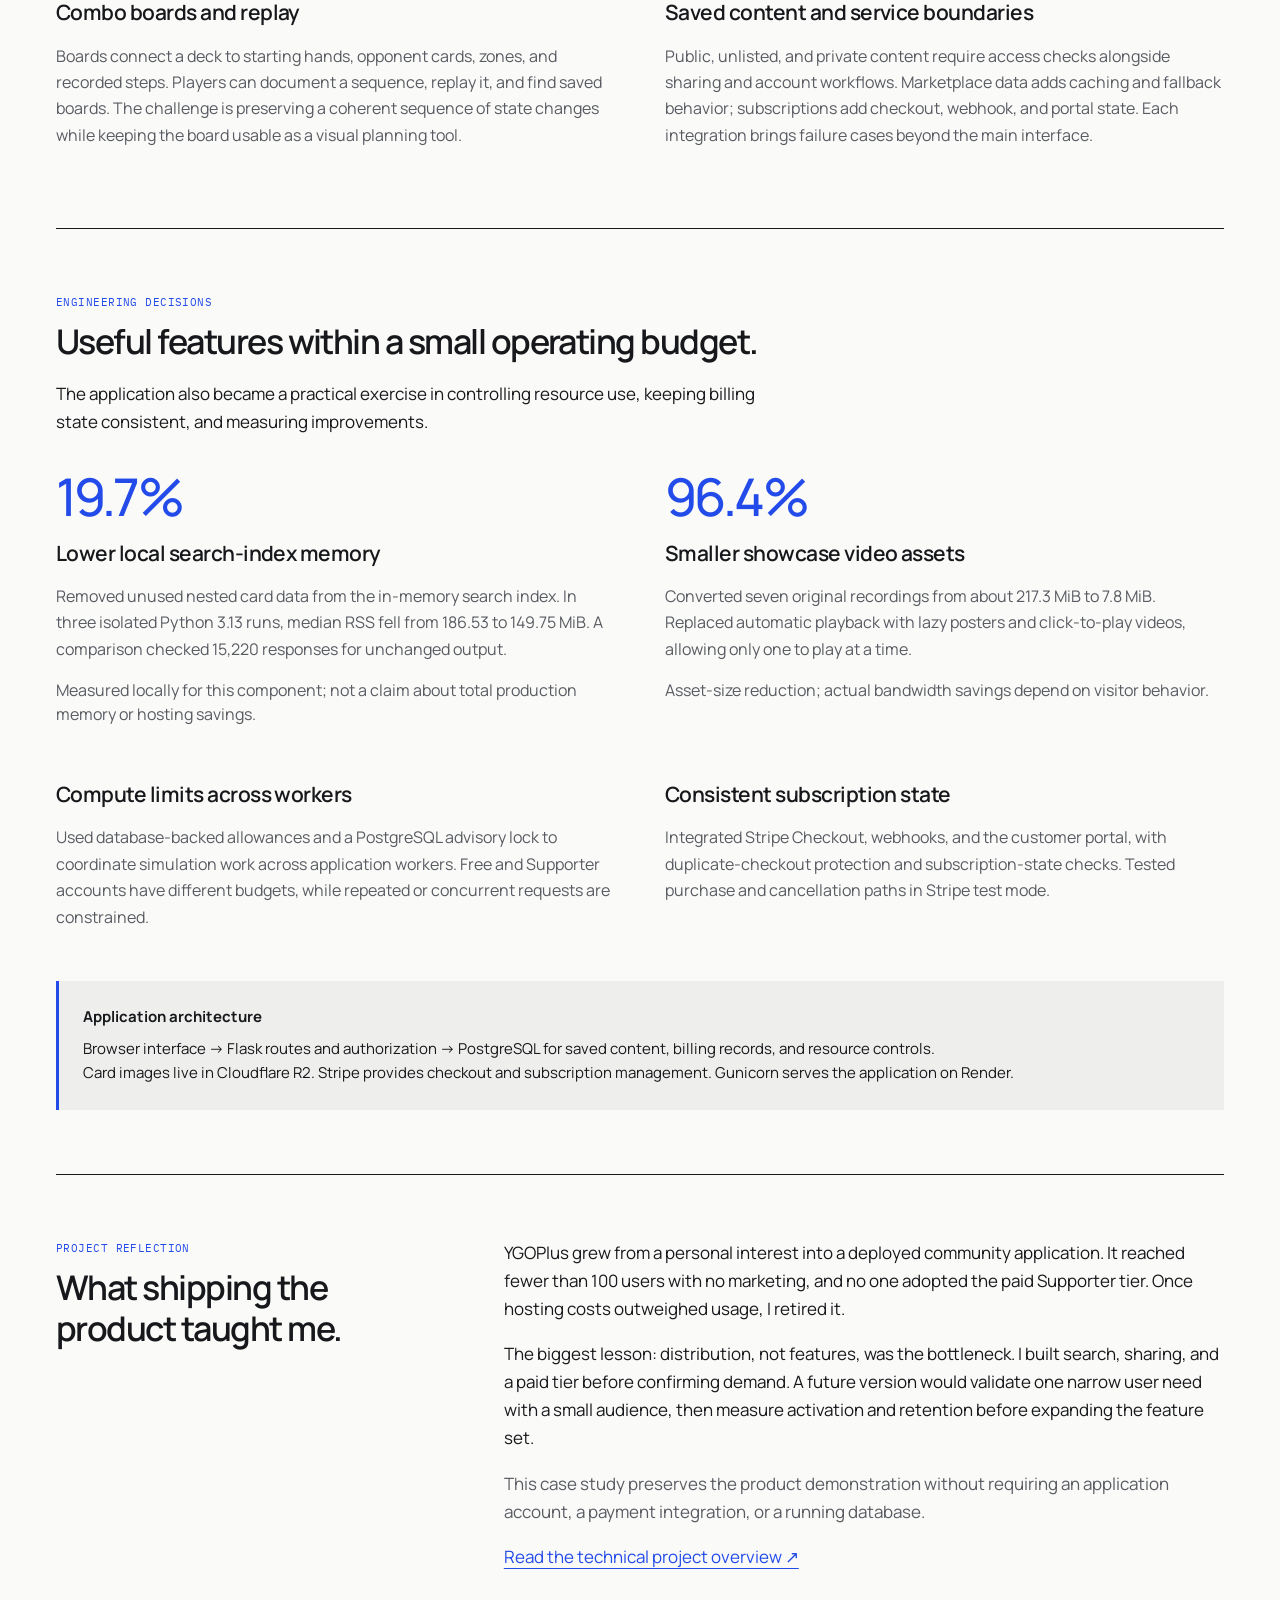
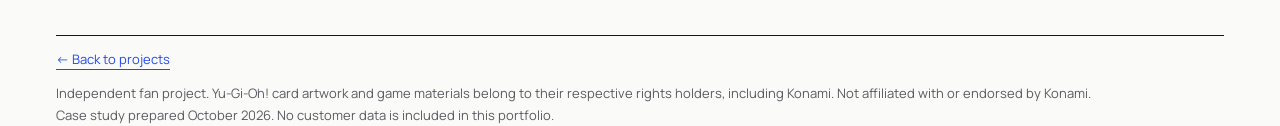
<file: ygoplus/demo/index.html>
<!doctype html><html lang="en"><head><meta charset="utf-8"><meta name="viewport" content="width=device-width, initial-scale=1"><meta http-equiv="refresh" content="0;url=../"><link rel="canonical" href="https://ashqeen.com/ygoplus/"><title>YGOPlus case study</title></head><body><p><a href="../">Explore the YGOPlus case study, walkthrough, and engineering details.</a></p></body></html>
</file>
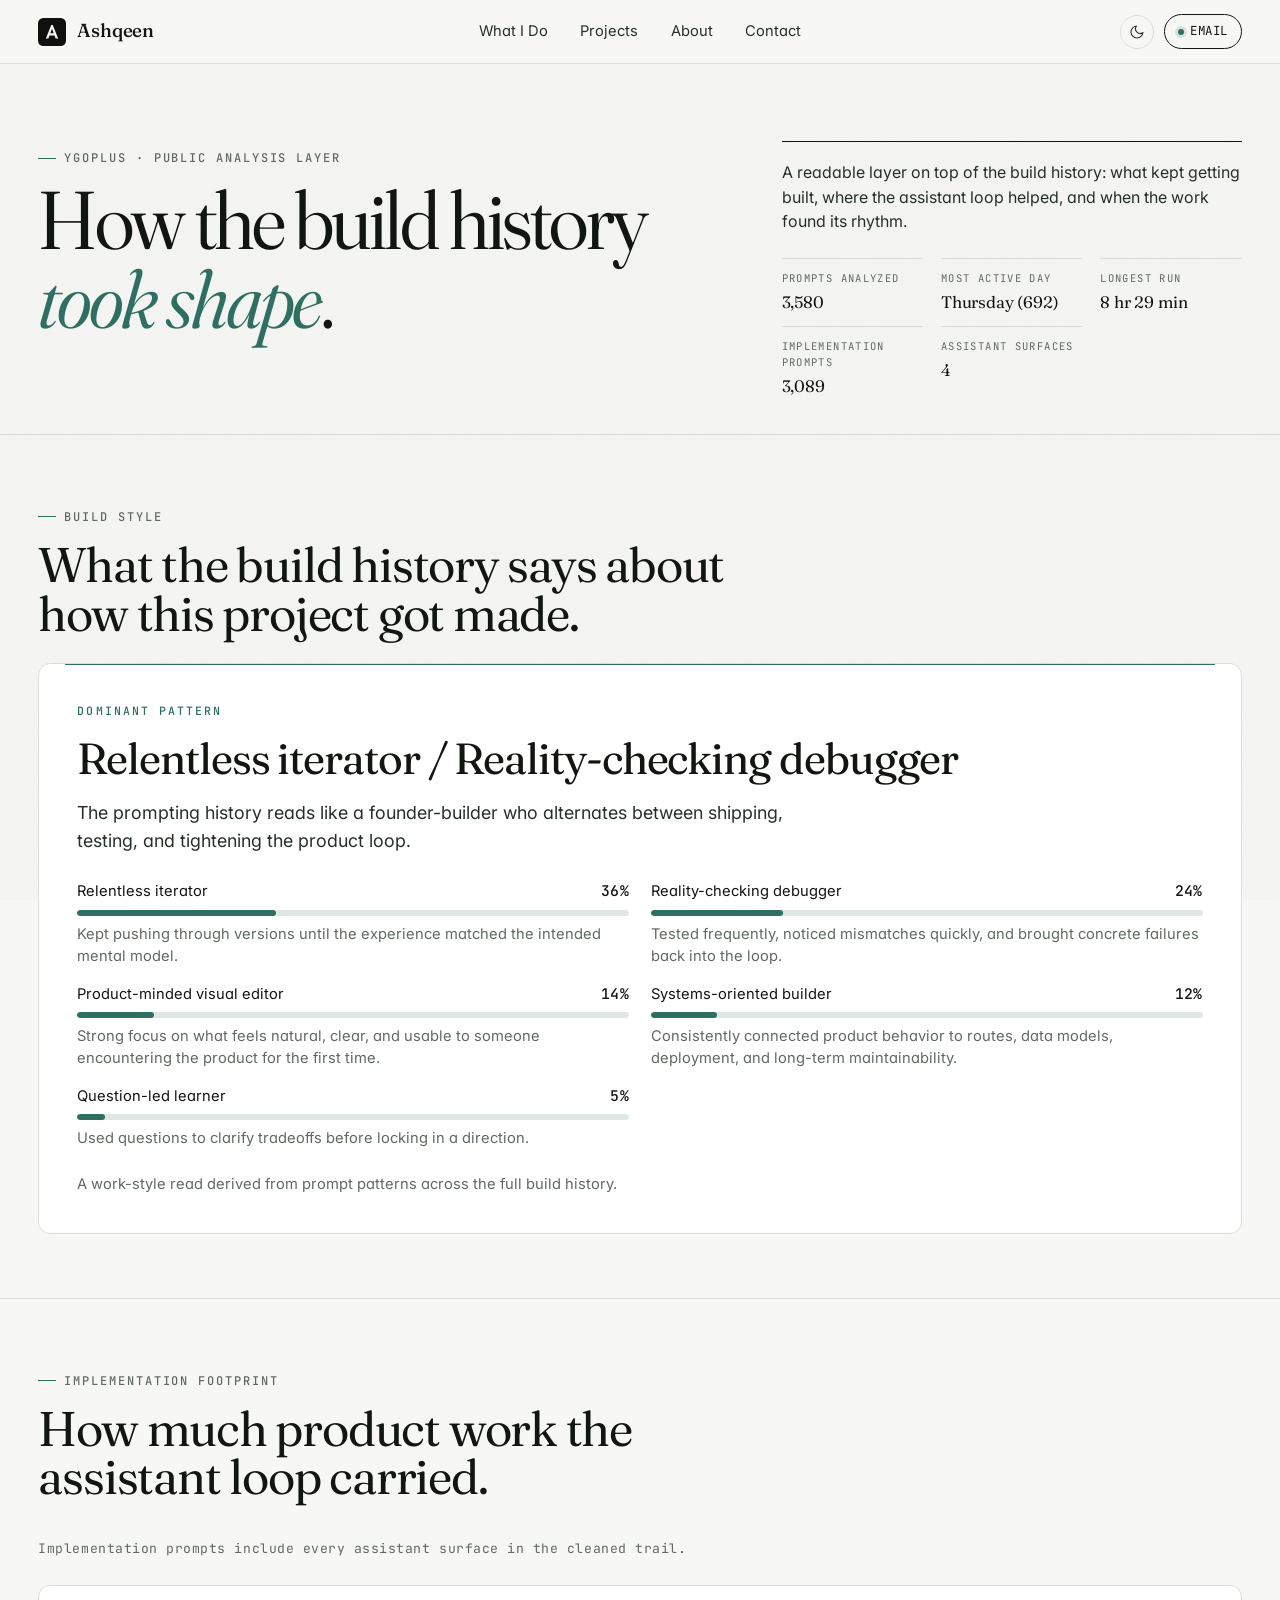
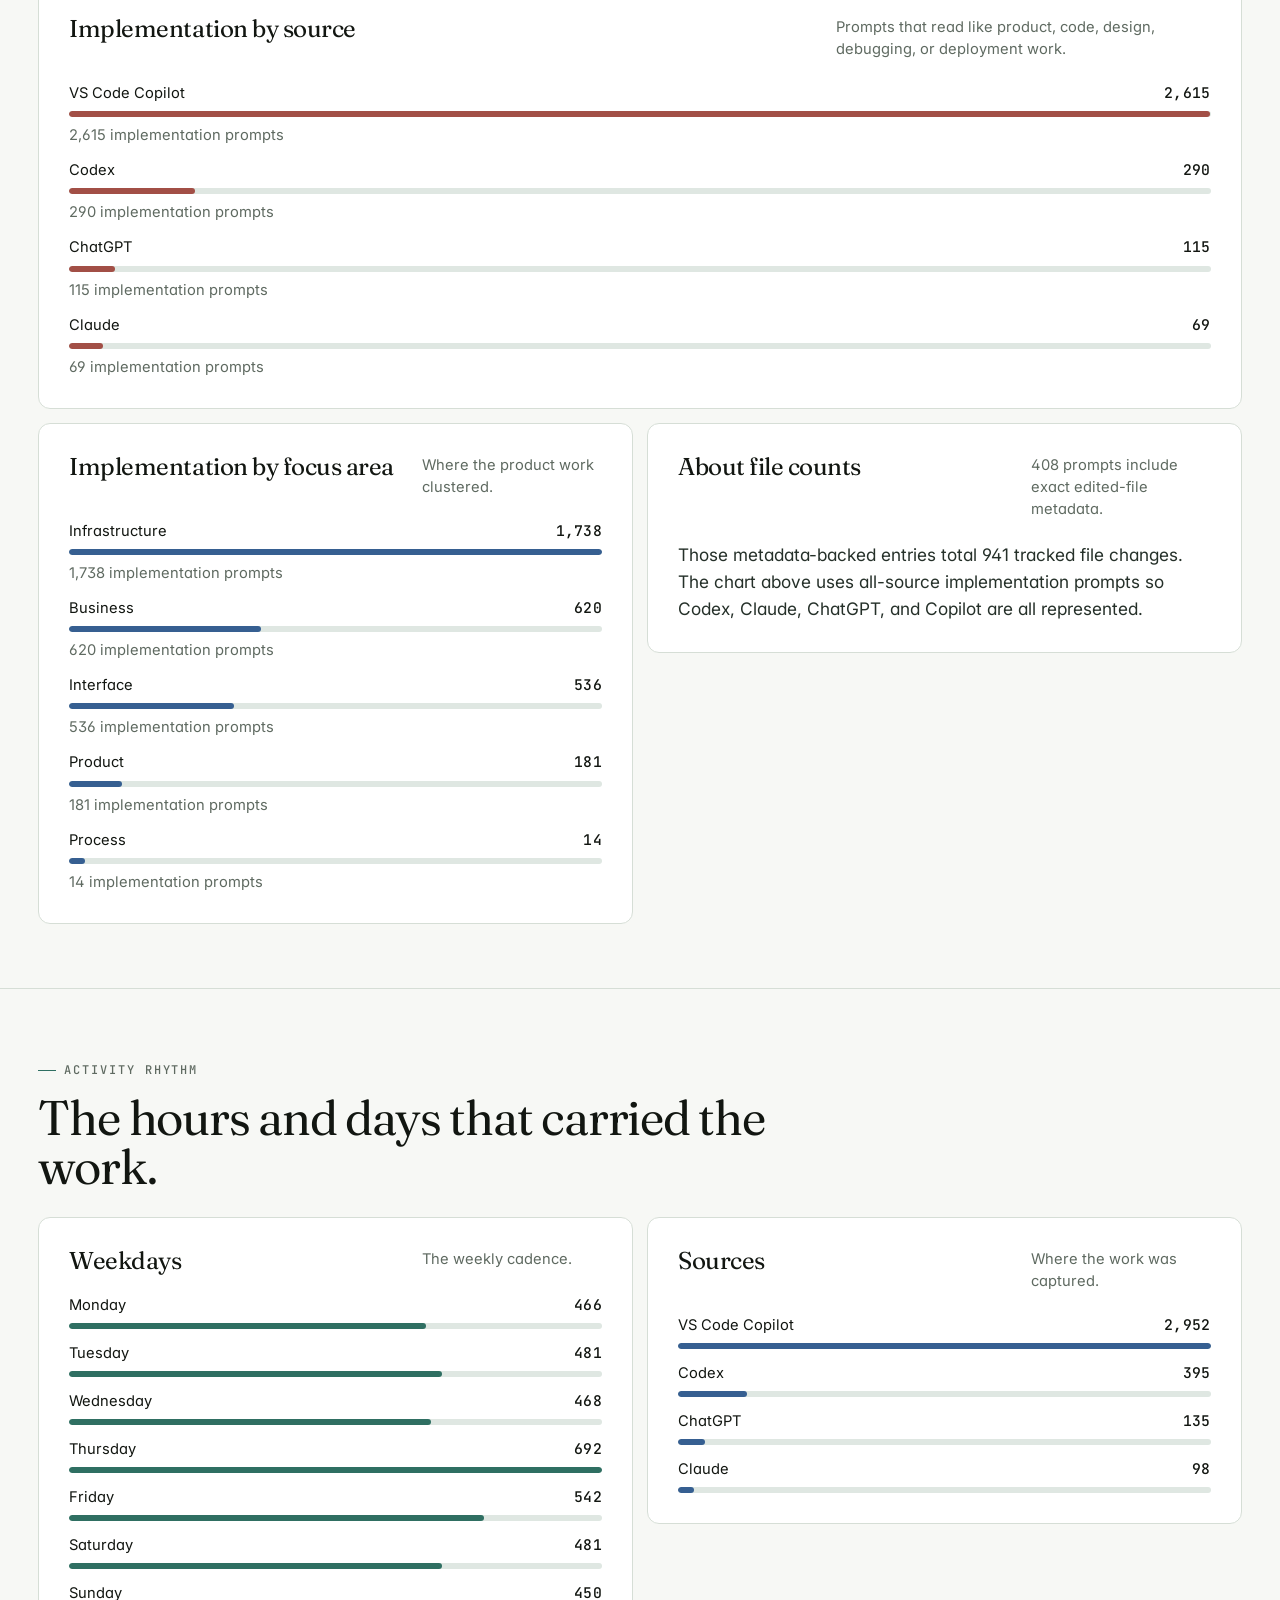
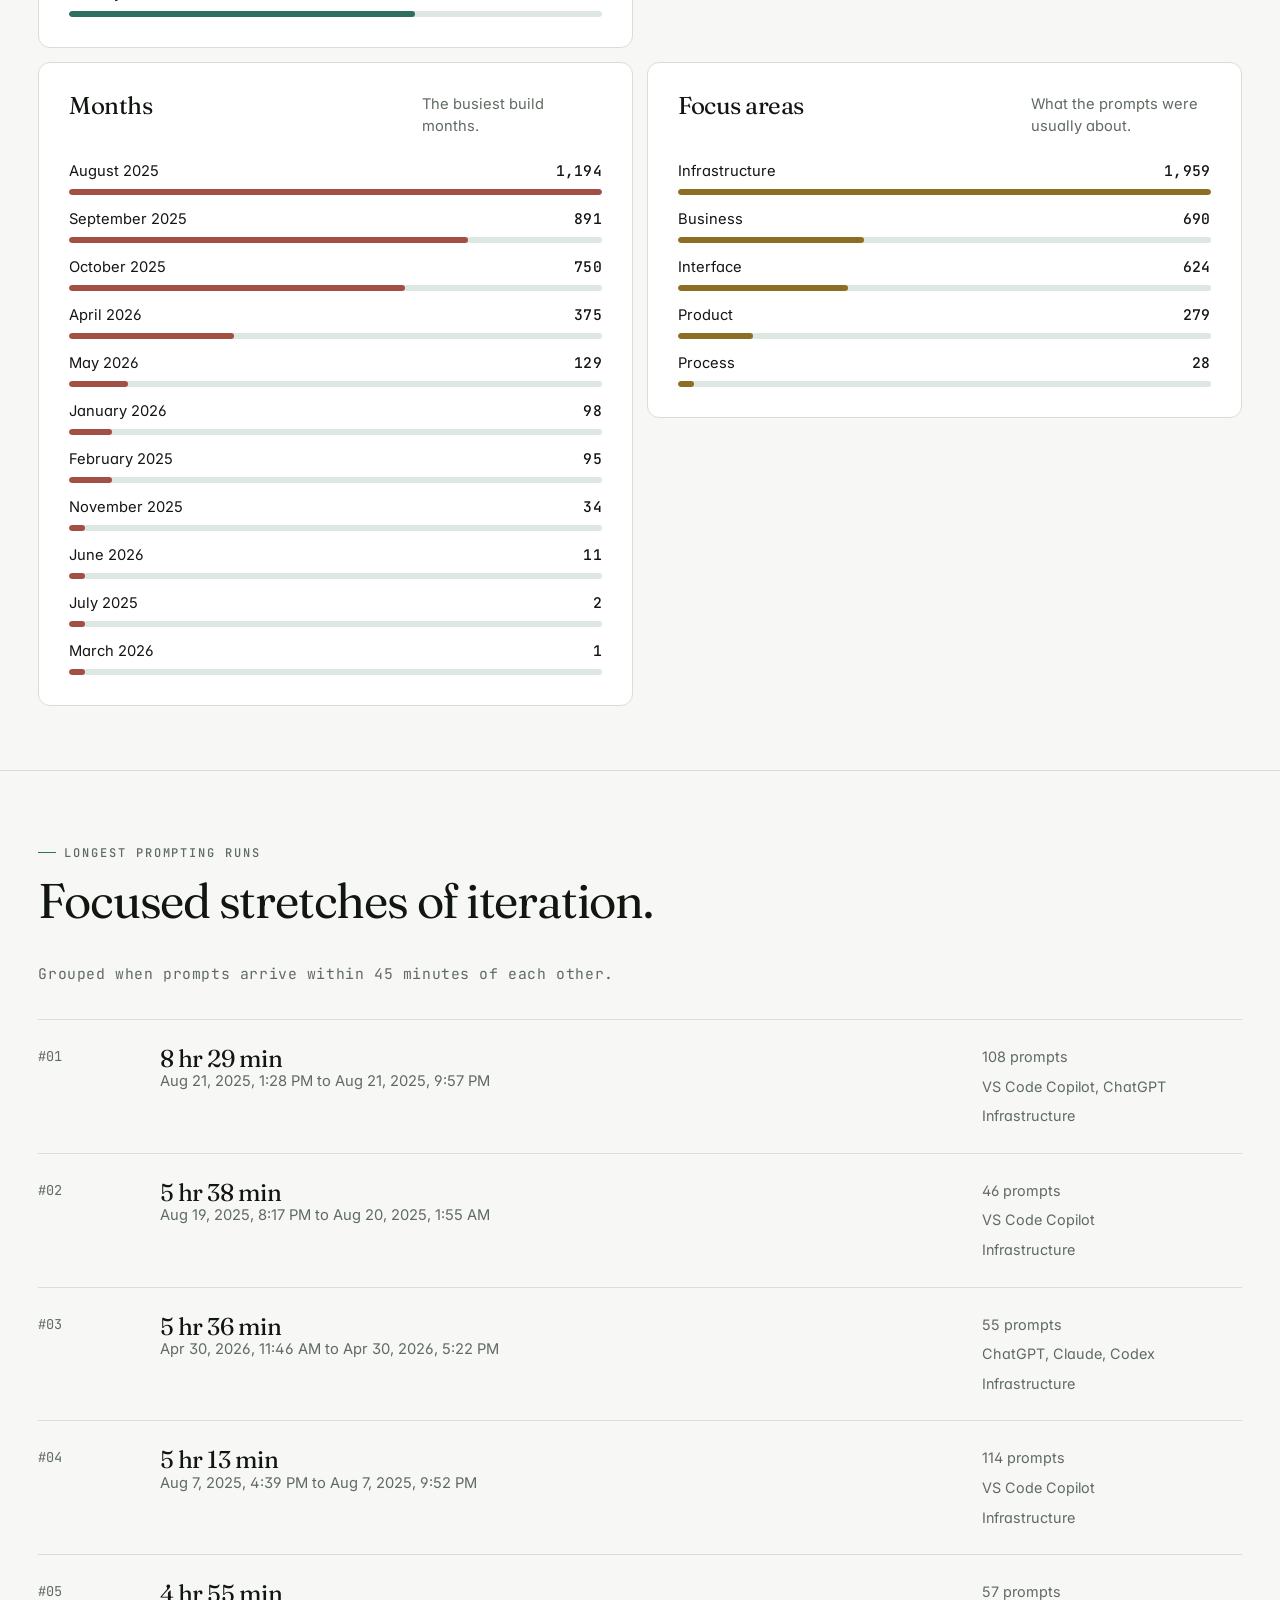
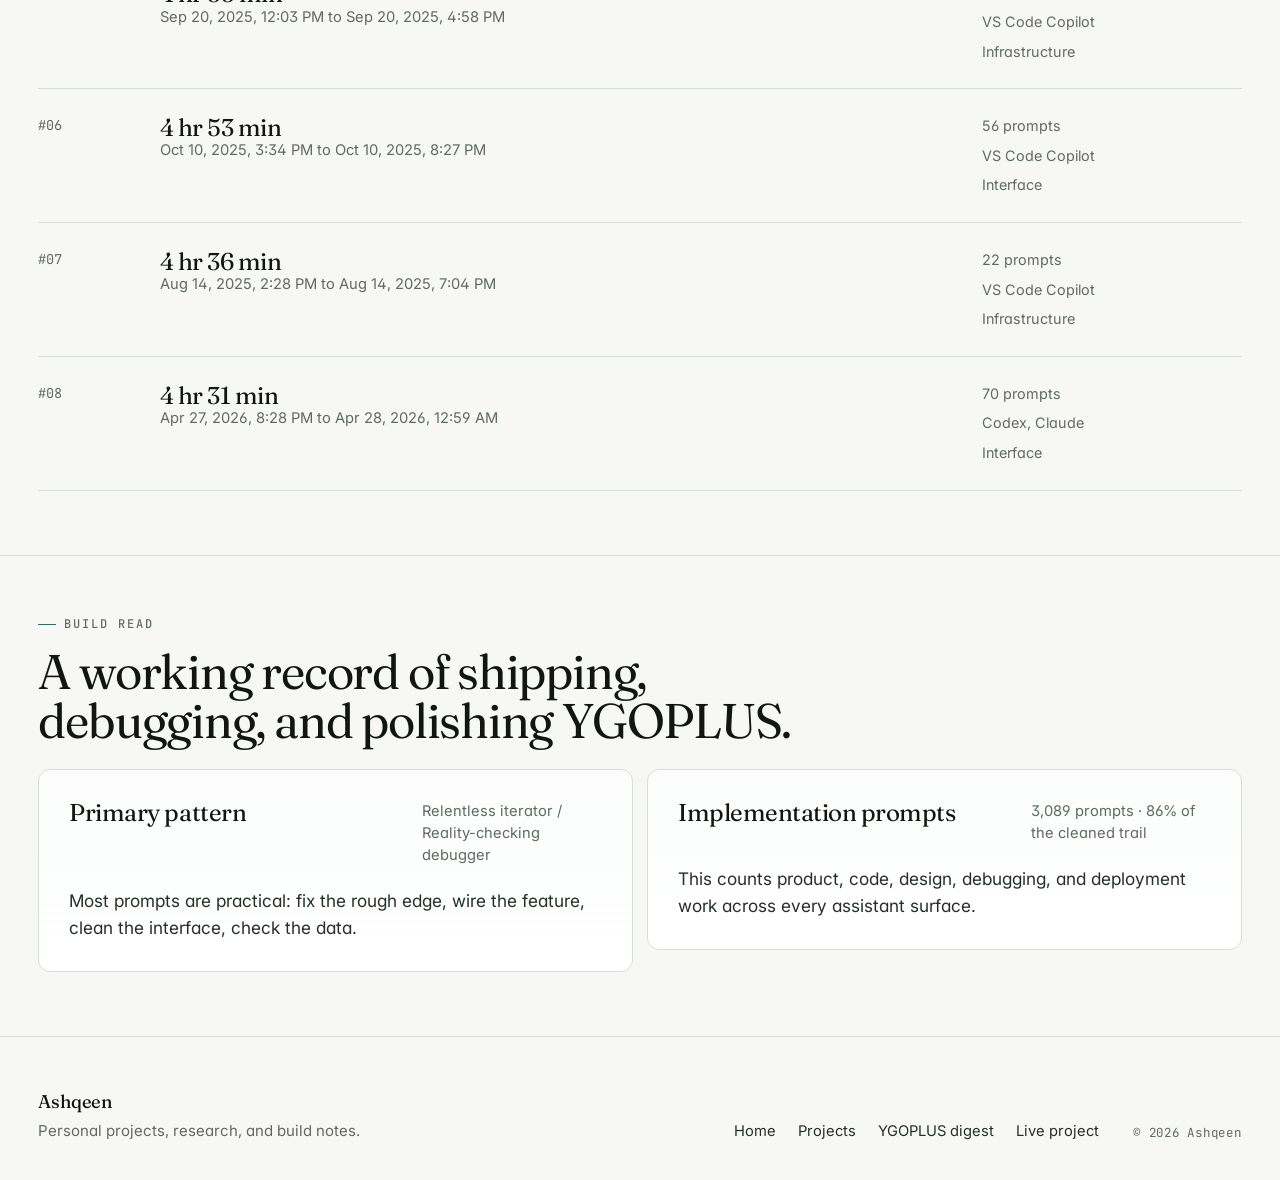
<file: analytics.html>
<!doctype html>
<html lang="en">
  <head>
    <meta charset="utf-8">
    <meta name="viewport" content="width=device-width, initial-scale=1">
    <meta name="description" content="YGOPLUS build analytics, activity rhythm, and implementation footprint.">
    <meta name="theme-color" content="#f7f8f5" media="(prefers-color-scheme: light)">
    <meta name="theme-color" content="#111412" media="(prefers-color-scheme: dark)">
    <title>Ashqeen — YGOPLUS Analytics</title>
    <link rel="icon" href="assets/favicon.svg" type="image/svg+xml">
    <link rel="preconnect" href="https://fonts.googleapis.com">
    <link rel="preconnect" href="https://fonts.gstatic.com" crossorigin>
    <link rel="stylesheet"
      href="https://fonts.googleapis.com/css2?family=Fraunces:opsz,wght,SOFT@9..144,300..600,30..100&family=Inter:wght@400;500;600&family=JetBrains+Mono:wght@400;500&display=swap">
    <link rel="preload" href="styles.css" as="style">
    <link rel="stylesheet" href="styles.css">
    <script>
      (function () {
        try {
          var saved = localStorage.getItem("theme");
          if (saved === "light" || saved === "dark") {
            document.documentElement.setAttribute("data-theme", saved);
          }
        } catch (e) {}
      })();
    </script>
  </head>
  <body>
    <header class="site-header" aria-label="Primary">
      <a class="brand" href="/" aria-label="Ashqeen home">
        <img src="assets/favicon.svg" alt="" width="28" height="28">
        <span>Ashqeen</span>
      </a>
      <nav class="primary-nav" aria-label="Main navigation">
        <a href="/#what-i-do">What I Do</a>
        <a href="/projects.html">Projects</a>
        <a href="/#about">About</a>
        <a href="/#contact">Contact</a>
      </nav>
      <div class="header-actions">
        <button class="theme-toggle" type="button" aria-label="Toggle color theme" data-theme-toggle>
          <svg class="icon-moon" viewBox="0 0 24 24" fill="none" stroke="currentColor" stroke-width="1.6" stroke-linecap="round" stroke-linejoin="round" aria-hidden="true"><path d="M21 12.79A9 9 0 1 1 11.21 3 7 7 0 0 0 21 12.79Z"/></svg>
          <svg class="icon-sun" viewBox="0 0 24 24" fill="none" stroke="currentColor" stroke-width="1.6" stroke-linecap="round" stroke-linejoin="round" aria-hidden="true"><circle cx="12" cy="12" r="4"/><path d="M12 2v2M12 20v2M4.93 4.93l1.41 1.41M17.66 17.66l1.41 1.41M2 12h2M20 12h2M4.93 19.07l1.41-1.41M17.66 6.34l1.41-1.41"/></svg>
        </button>
        <a class="header-link" href="mailto:kaab@ashqeen.com">Email</a>
        <button class="nav-toggle" type="button" aria-label="Toggle navigation" aria-expanded="false" data-nav-toggle>
          <svg viewBox="0 0 24 24" fill="none" stroke="currentColor" stroke-width="1.6" stroke-linecap="round" aria-hidden="true"><line class="icon-open" x1="3" y1="6" x2="21" y2="6"/><line class="icon-open" x1="3" y1="12" x2="21" y2="12"/><line class="icon-open" x1="3" y1="18" x2="21" y2="18"/><line class="icon-close" x1="18" y1="6" x2="6" y2="18"/><line class="icon-close" x1="6" y1="6" x2="18" y2="18"/></svg>
        </button>
      </div>
    </header>

    <main>
      <section class="hero analytics-hero" aria-labelledby="page-title">
        <div class="hero-copy">
          <p class="eyebrow">YGOPLUS · public analysis layer</p>
          <h1 id="page-title">How the build history <em>took shape</em>.</h1>
        </div>
        <div class="hero-panel" aria-label="Analytics summary">
          <p>
            A readable layer on top of the build history: what kept getting built,
            where the assistant loop helped, and when the work found its rhythm.
          </p>
          <dl class="stat-grid">
            <div>
              <dt>Prompts analyzed</dt>
              <dd id="analytics-stat-prompts">-</dd>
            </div>
            <div>
              <dt>Most active day</dt>
              <dd id="analytics-stat-day">-</dd>
            </div>
            <div>
              <dt>Longest run</dt>
              <dd id="analytics-stat-streak">-</dd>
            </div>
            <div>
              <dt>Implementation prompts</dt>
              <dd id="analytics-stat-code-prompts">-</dd>
            </div>
            <div>
              <dt>Assistant surfaces</dt>
              <dd id="analytics-stat-files">-</dd>
            </div>
          </dl>
        </div>
      </section>

      <section class="personality-band" id="style" aria-labelledby="style-title">
        <div>
          <p class="eyebrow">Build style</p>
          <h2 id="style-title">What the build history says about how this project got made.</h2>
        </div>
        <div class="personality-card">
          <p class="profile-kicker">Dominant pattern</p>
          <h3 id="personality-name">-</h3>
          <p id="personality-summary">Loading profile.</p>
          <div class="trait-list" id="trait-bars"></div>
          <p class="profile-note" id="personality-note"></p>
        </div>
      </section>

      <section class="analytics-shell" id="code" aria-labelledby="code-title">
        <div class="section-heading trail-heading">
          <div>
            <p class="eyebrow">Implementation footprint</p>
            <h2 id="code-title">How much product work the assistant loop carried.</h2>
          </div>
          <p id="code-change-note">Implementation prompts include all assistants.</p>
        </div>

        <div class="analytics-grid code-change-grid">
          <article class="analytics-panel analytics-panel-wide">
            <div class="panel-heading">
              <h3>Implementation by source</h3>
              <p>Prompts that read like product, code, design, debugging, or deployment work.</p>
            </div>
            <div class="bar-list" id="implementation-source-bars"></div>
          </article>

          <article class="analytics-panel">
            <div class="panel-heading">
              <h3>Implementation by focus area</h3>
              <p>Where the product work clustered.</p>
            </div>
            <div class="bar-list" id="implementation-category-bars"></div>
          </article>

          <article class="analytics-panel metadata-note-panel">
            <div class="panel-heading">
              <h3>About file counts</h3>
              <p id="metadata-summary">-</p>
            </div>
            <p class="insight-line" id="metadata-note">Exact edited-file counts are treated as secondary metadata, not the main measure of implementation.</p>
          </article>
        </div>
      </section>

      <section class="analytics-shell" id="rhythm" aria-labelledby="rhythm-title">
        <div class="section-heading trail-heading">
          <div>
            <p class="eyebrow">Activity rhythm</p>
            <h2 id="rhythm-title">The hours and days that carried the work.</h2>
          </div>
        </div>

        <div class="analytics-grid">
          <article class="analytics-panel">
            <div class="panel-heading">
              <h3>Weekdays</h3>
              <p>The weekly cadence.</p>
            </div>
            <div class="bar-list" id="weekday-bars"></div>
          </article>

          <article class="analytics-panel">
            <div class="panel-heading">
              <h3>Sources</h3>
              <p>Where the work was captured.</p>
            </div>
            <div class="bar-list" id="source-bars"></div>
          </article>

          <article class="analytics-panel">
            <div class="panel-heading">
              <h3>Months</h3>
              <p>The busiest build months.</p>
            </div>
            <div class="bar-list" id="month-bars"></div>
          </article>

          <article class="analytics-panel">
            <div class="panel-heading">
              <h3>Focus areas</h3>
              <p>What the prompts were usually about.</p>
            </div>
            <div class="bar-list" id="category-bars"></div>
          </article>
        </div>
      </section>

      <section class="analytics-shell" id="streaks" aria-labelledby="streaks-title">
        <div class="section-heading trail-heading">
          <div>
            <p class="eyebrow">Longest prompting runs</p>
            <h2 id="streaks-title">Focused stretches of iteration.</h2>
          </div>
          <p>Grouped when prompts arrive within 45 minutes of each other.</p>
        </div>
        <div class="streak-list" id="streak-list"></div>
      </section>

      <section class="analytics-shell purpose-first" id="purpose" aria-labelledby="purpose-title">
        <div class="section-heading trail-heading">
          <div>
            <p class="eyebrow">Build read</p>
            <h2 id="purpose-title">A working record of shipping, debugging, and polishing YGOPLUS.</h2>
          </div>
        </div>

        <div class="analytics-grid purpose-grid">
          <article class="analytics-panel">
            <div class="panel-heading">
              <h3>Primary pattern</h3>
              <p id="purpose-profile">Loading profile.</p>
            </div>
            <p class="insight-line">Most prompts are practical: fix the rough edge, wire the feature, clean the interface, check the data.</p>
          </article>

          <article class="analytics-panel">
            <div class="panel-heading">
              <h3>Implementation prompts</h3>
              <p id="purpose-implementation">-</p>
            </div>
            <p class="insight-line">This counts product, code, design, debugging, and deployment work across every assistant surface.</p>
          </article>
        </div>
      </section>
    </main>

    <footer>
      <div>
        <h2>Ashqeen</h2>
        <p>Personal projects, research, and build notes.</p>
      </div>
      <div class="footer-links" aria-label="Footer links">
        <a href="/">Home</a>
        <a href="/#projects">Projects</a>
        <a href="/changelog.html">YGOPLUS digest</a>
        <a href="https://ygoplus.com">Live project</a>
      </div>
      <p class="copyright">&copy; <span id="year"></span> Ashqeen</p>
    </footer>

    <script src="assets/analytics-data.js?v=1"></script>
    <script src="analytics.js"></script>
    <script src="theme.js" defer></script>
  </body>
</html>
</file>
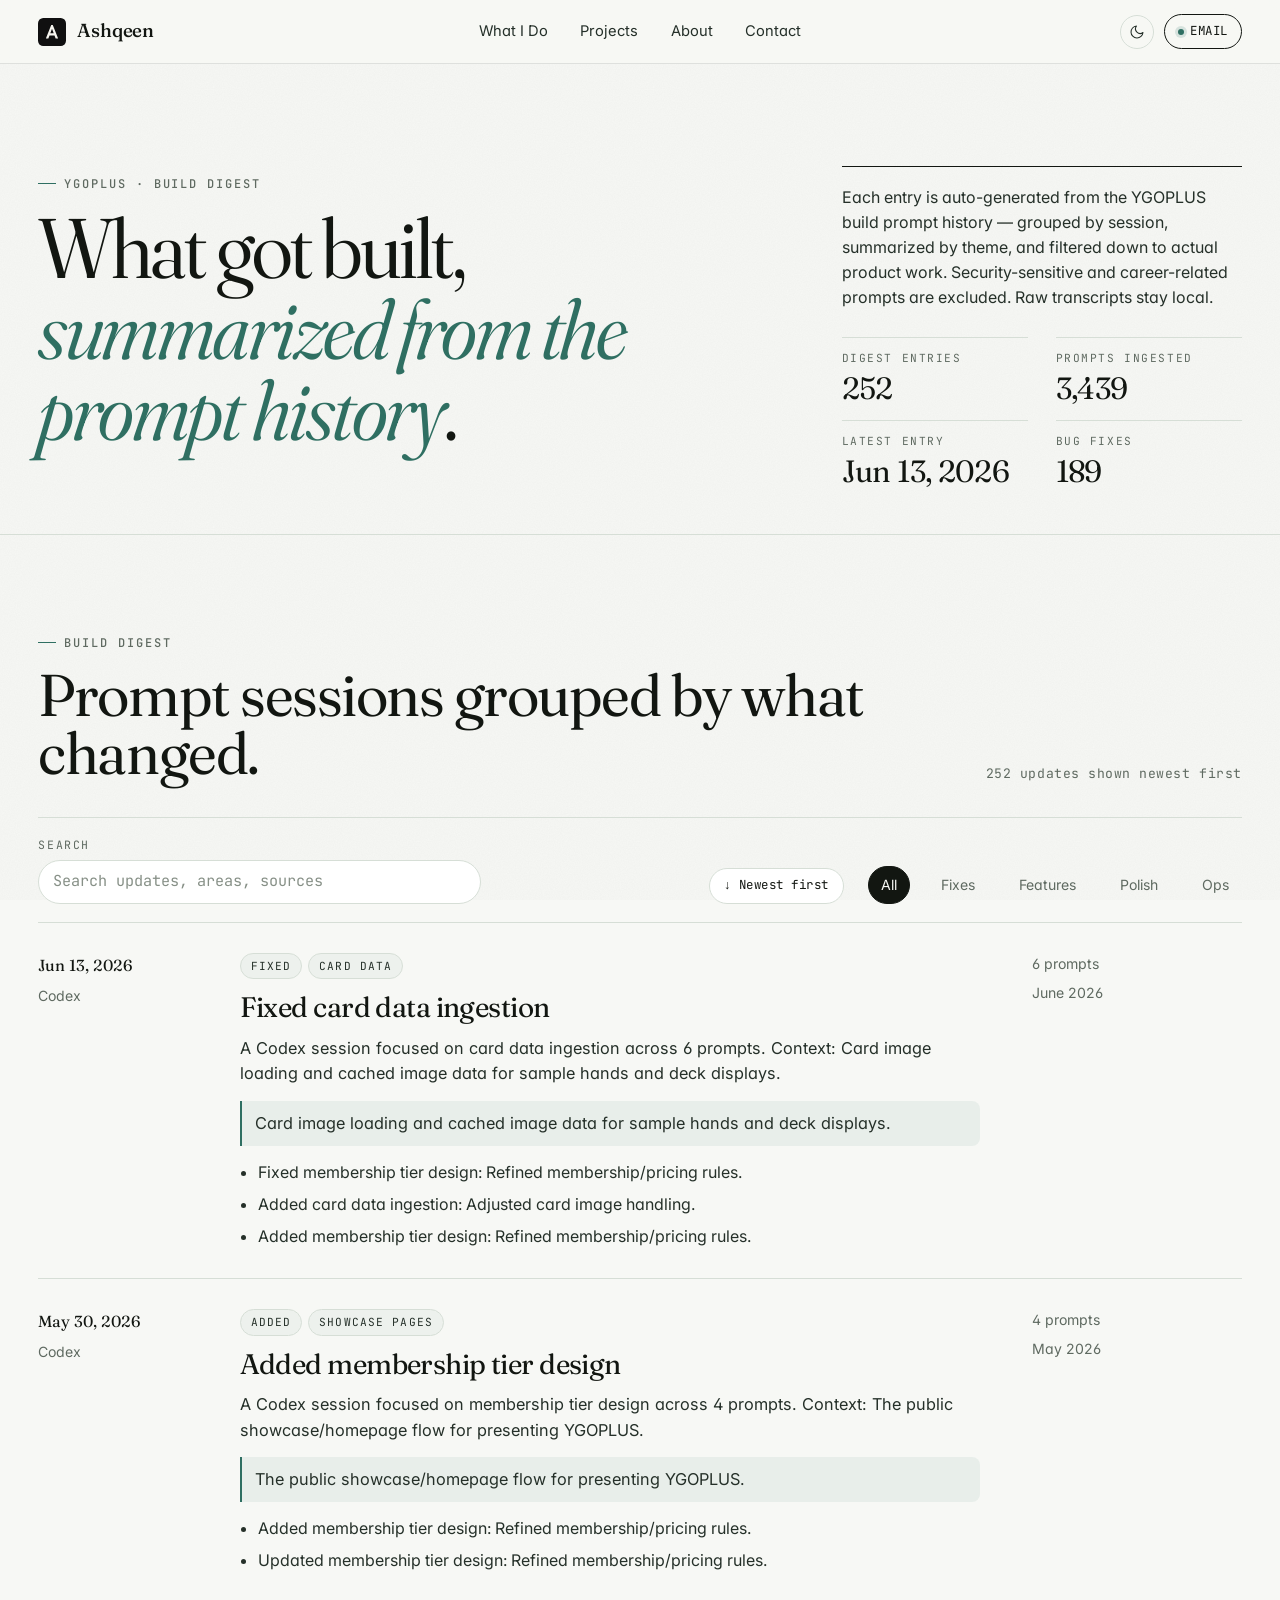
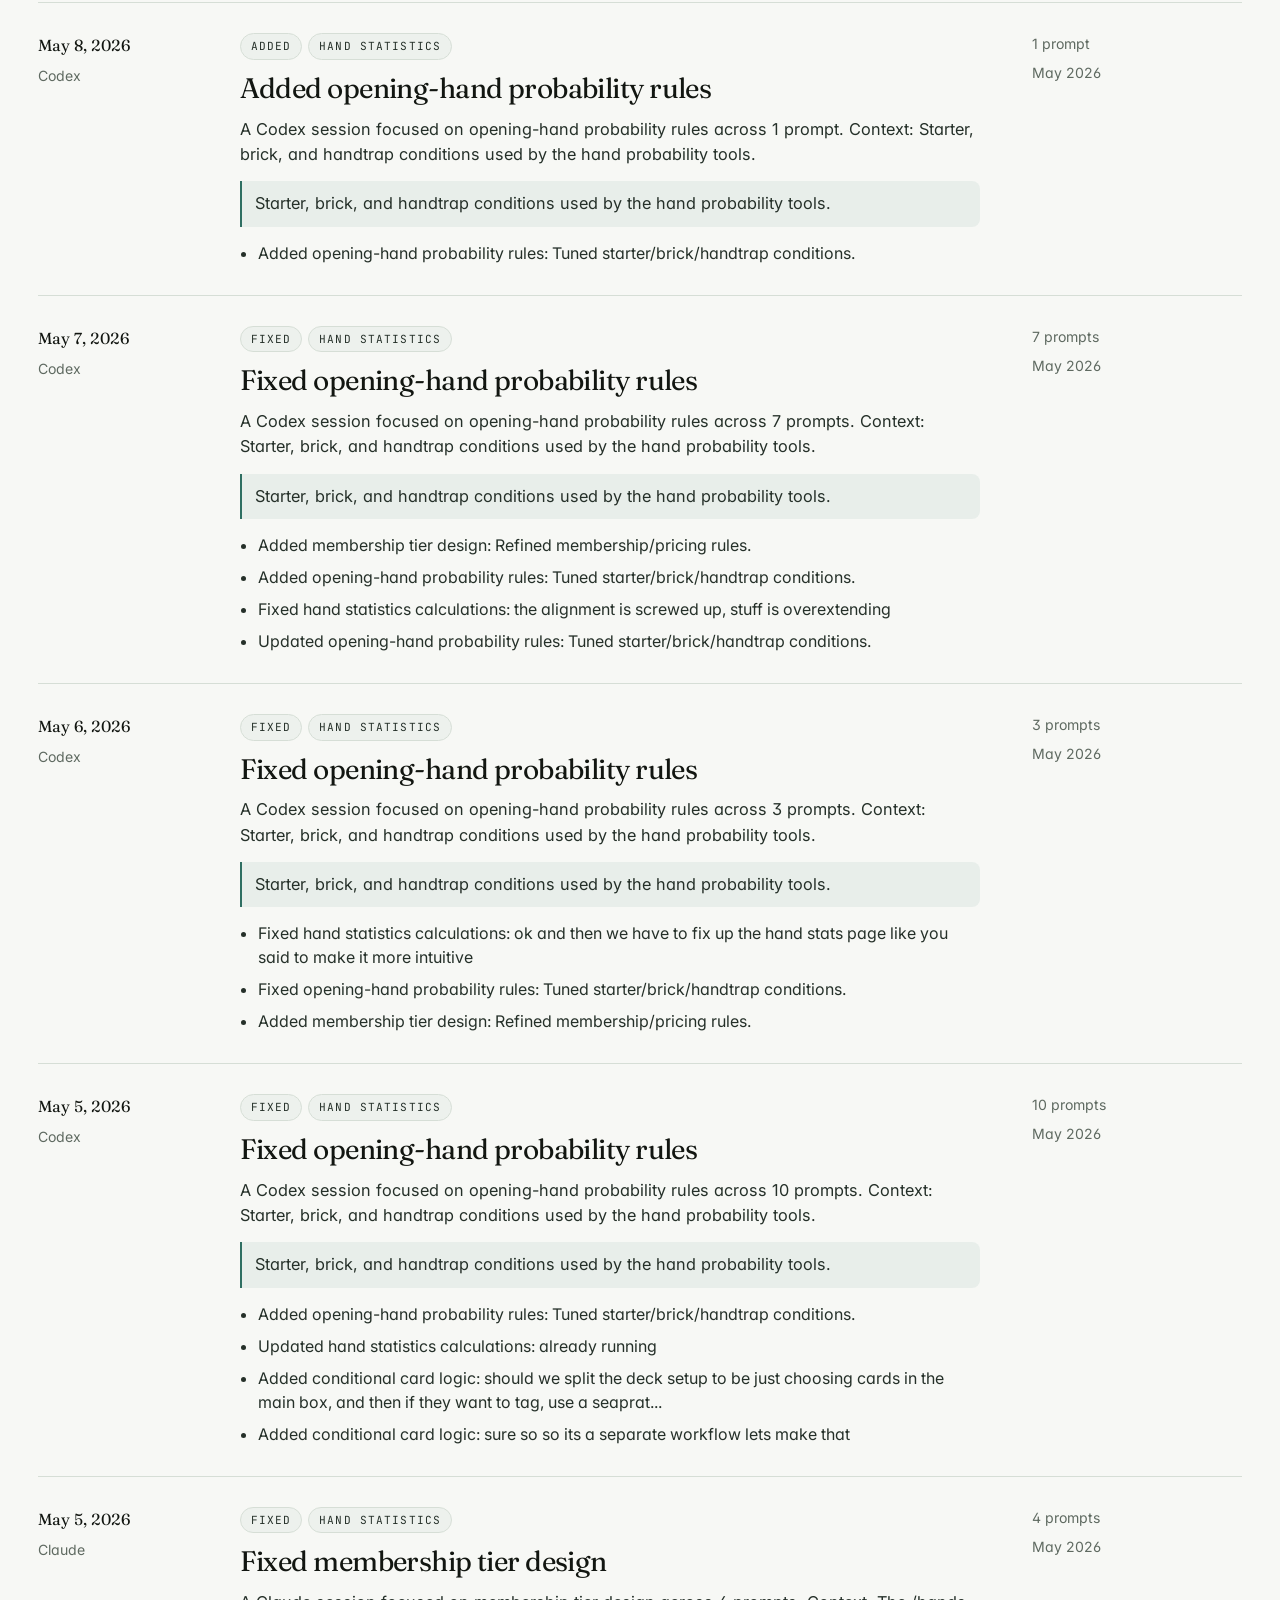
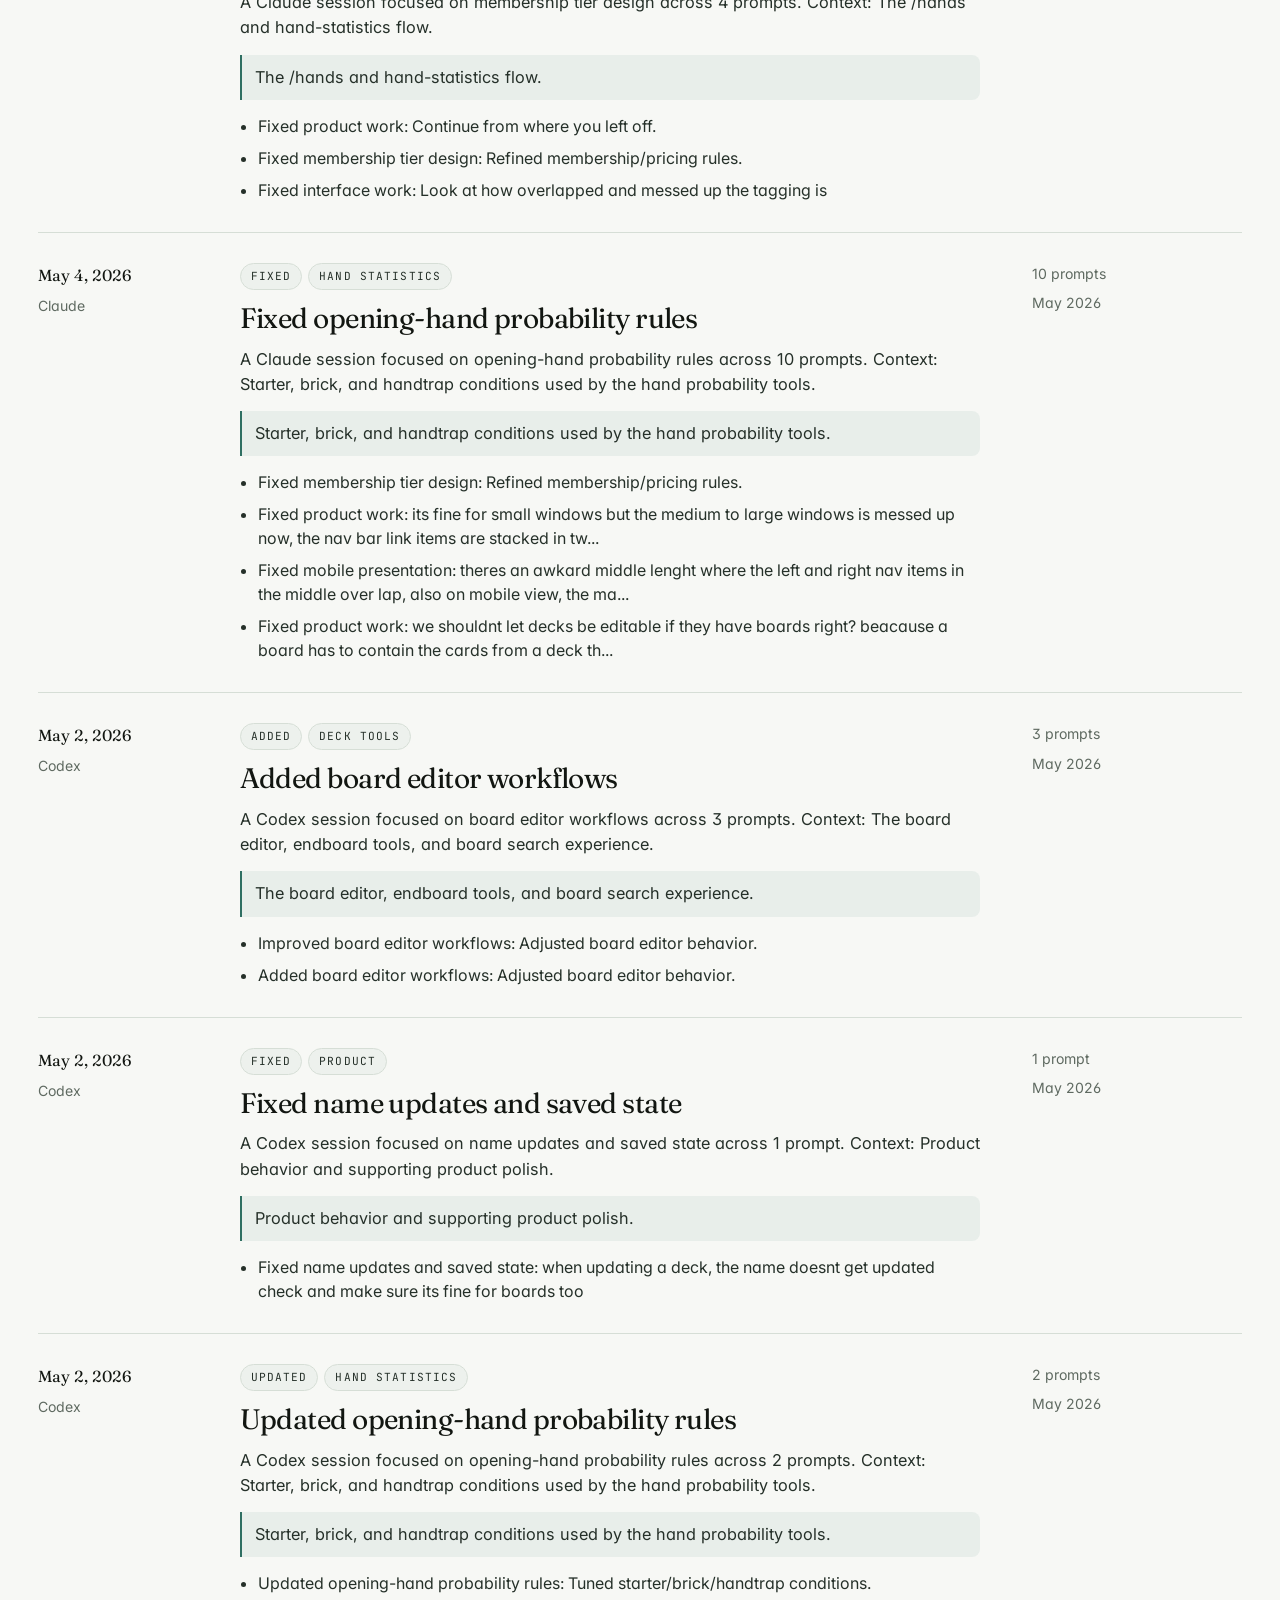
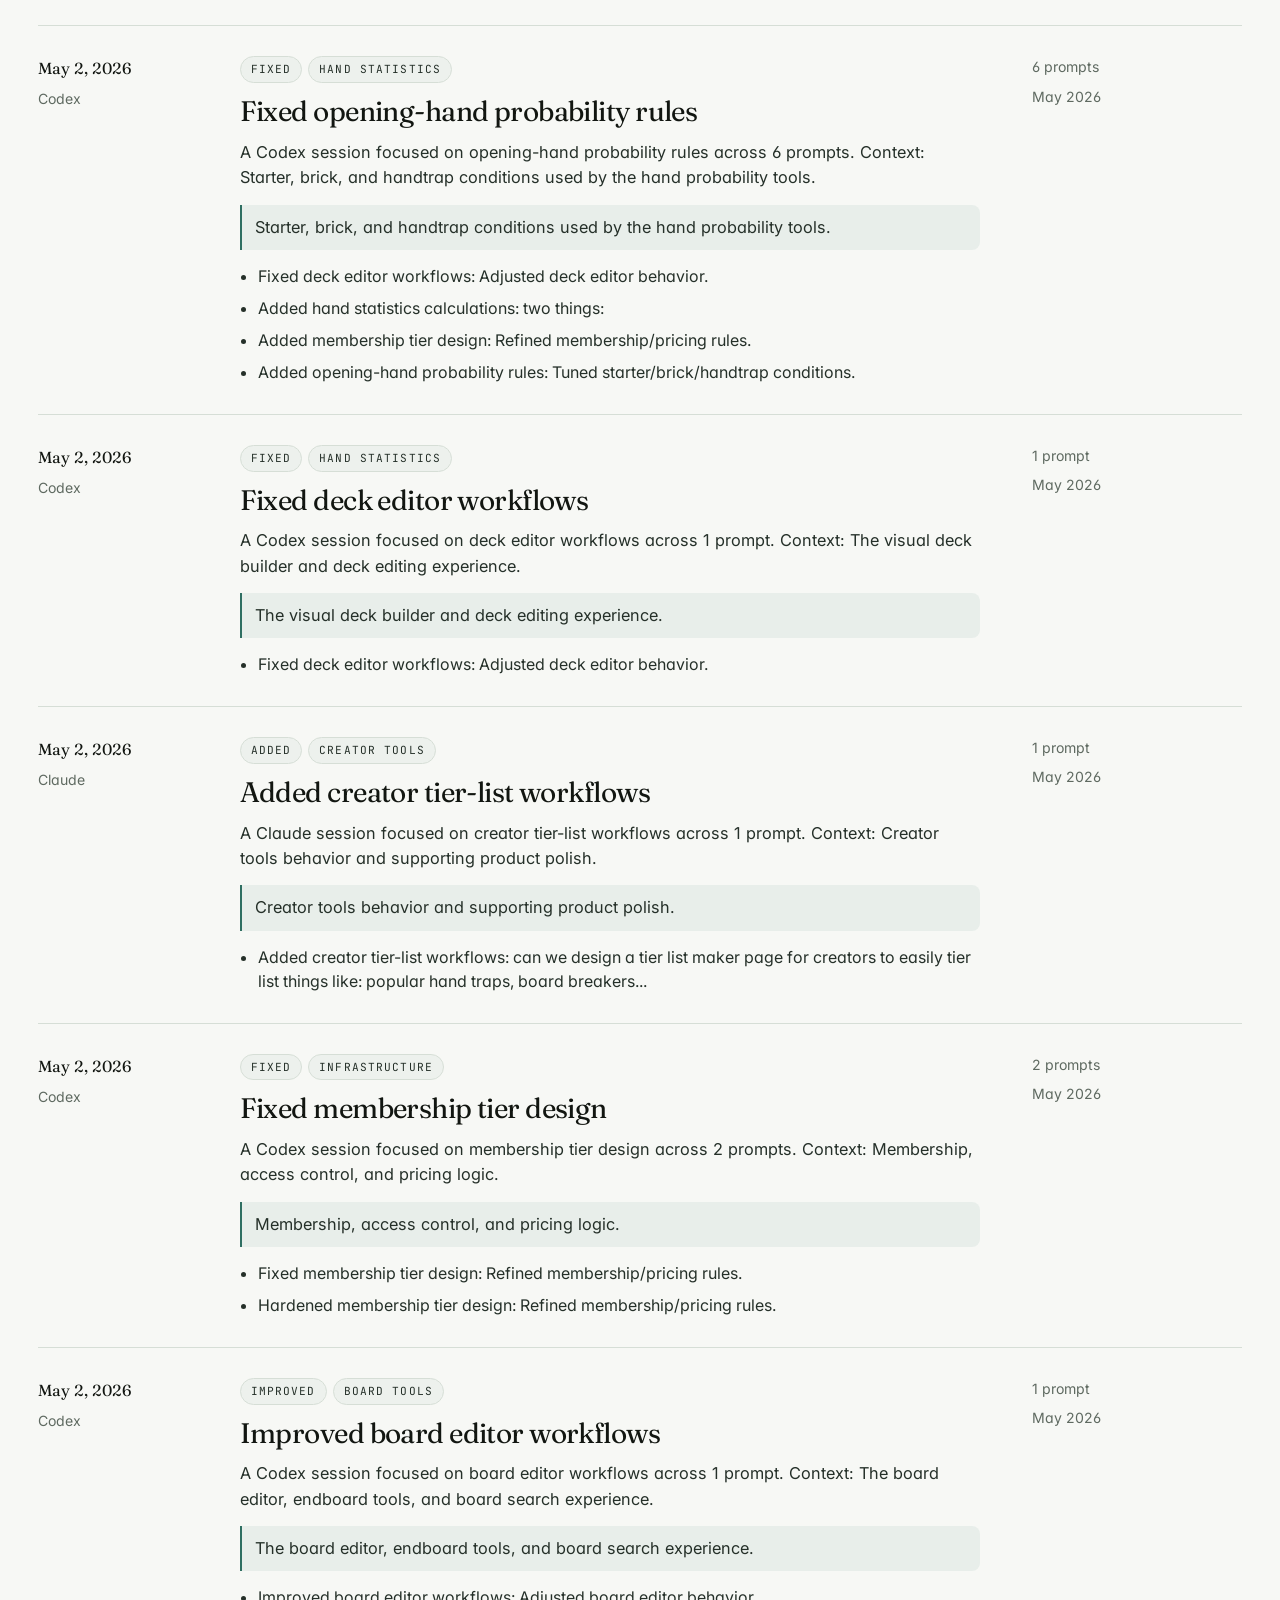
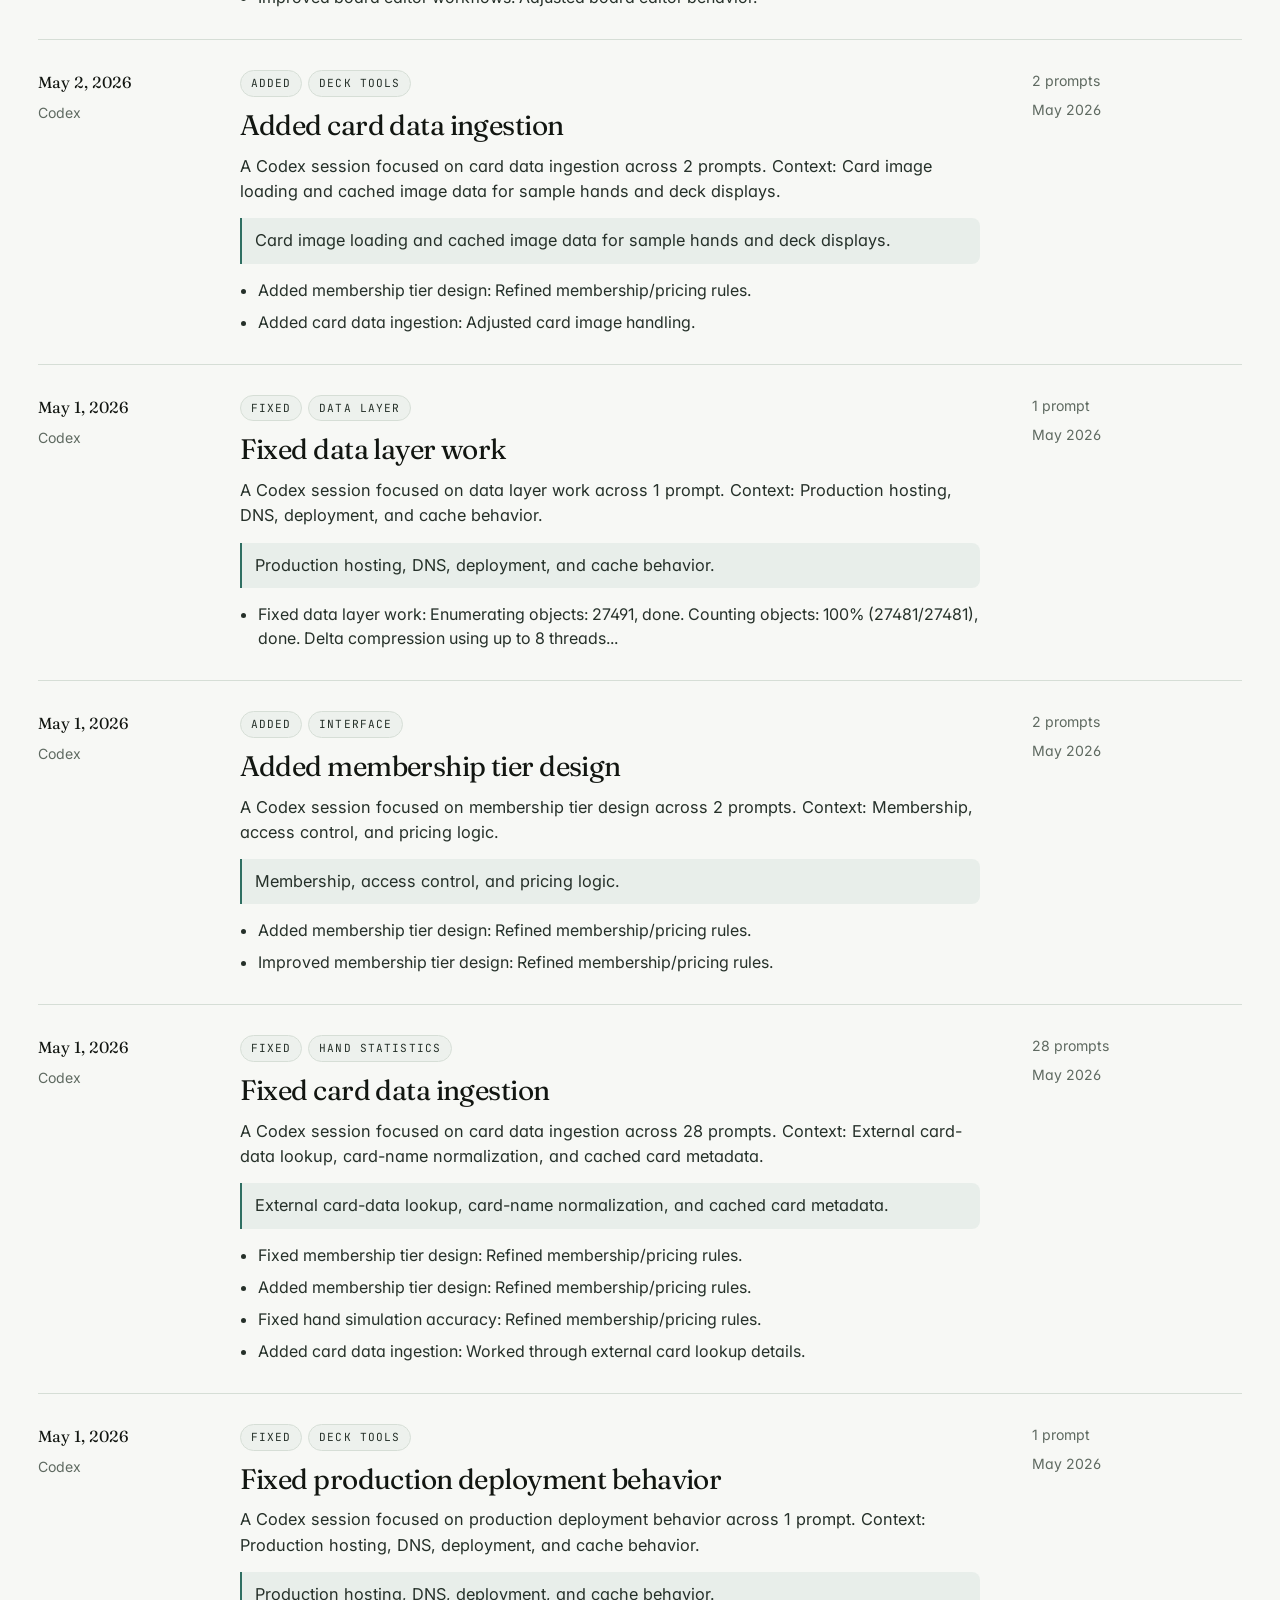
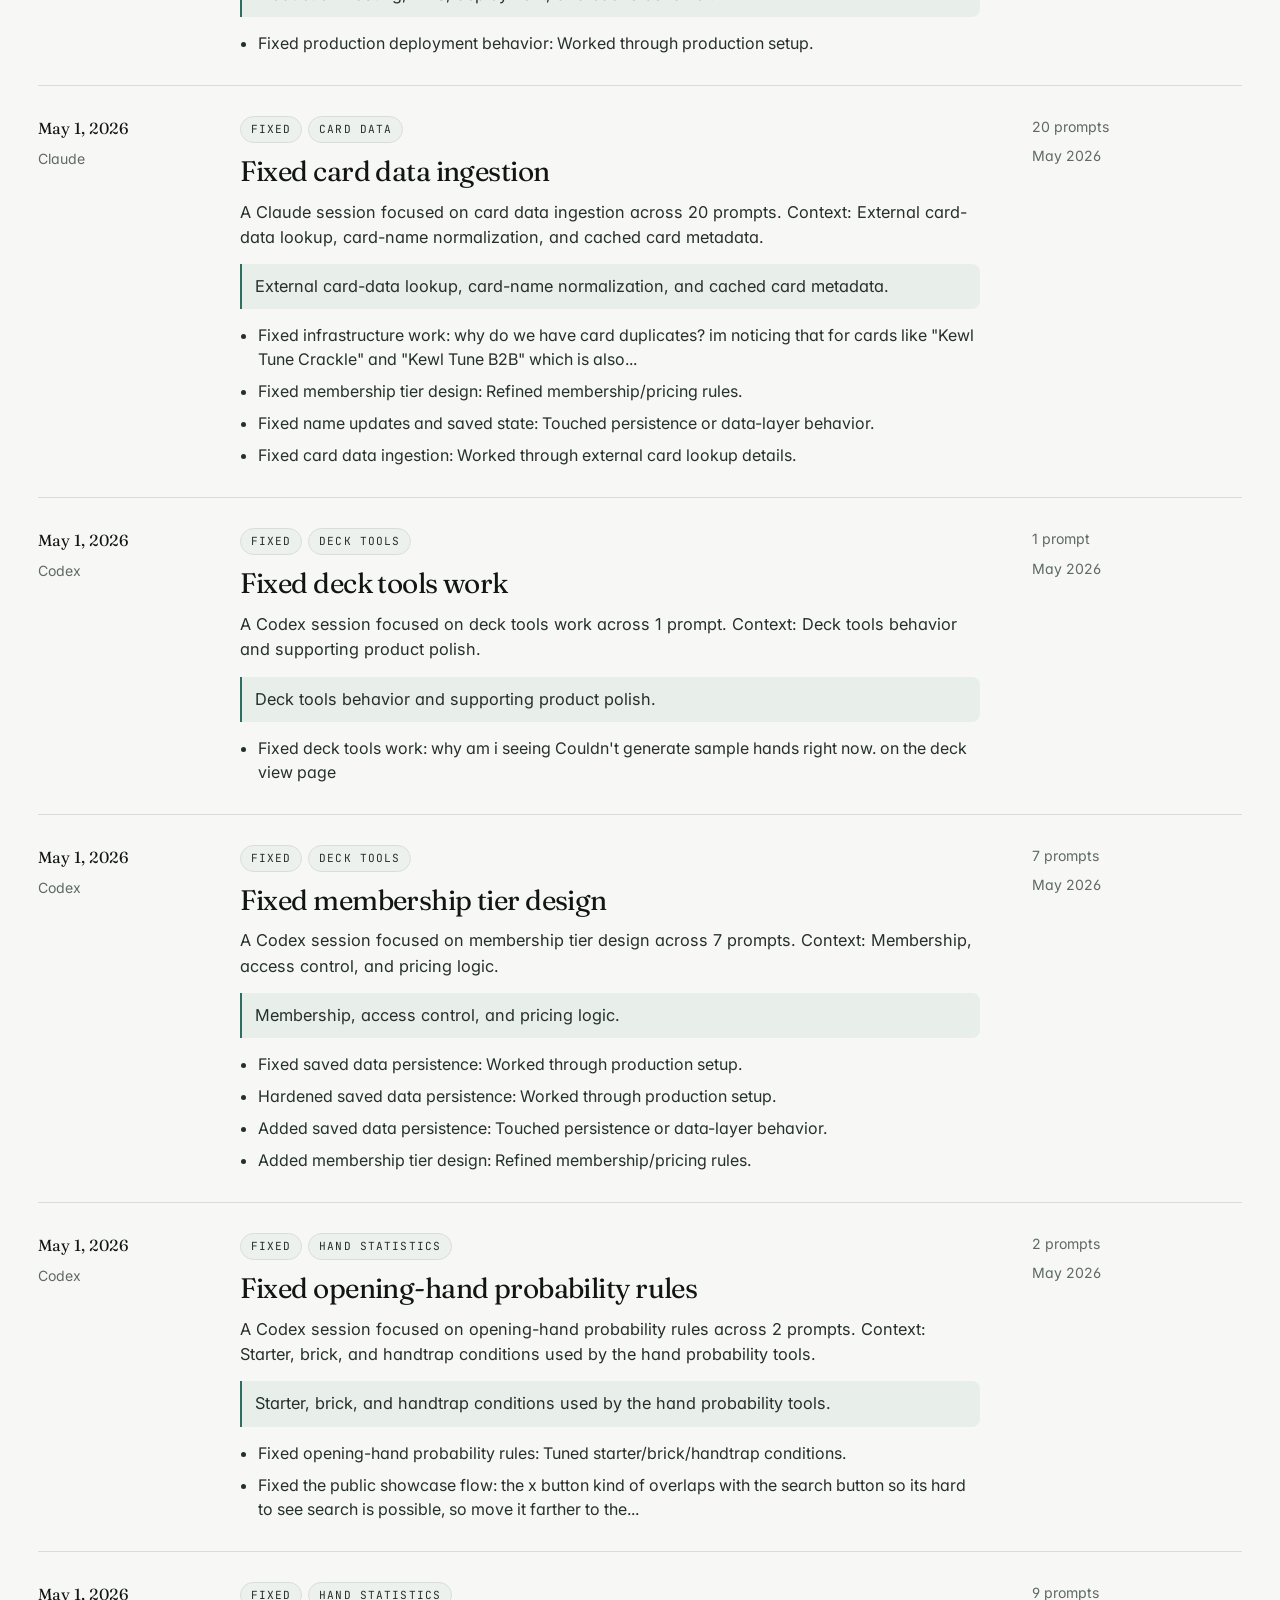
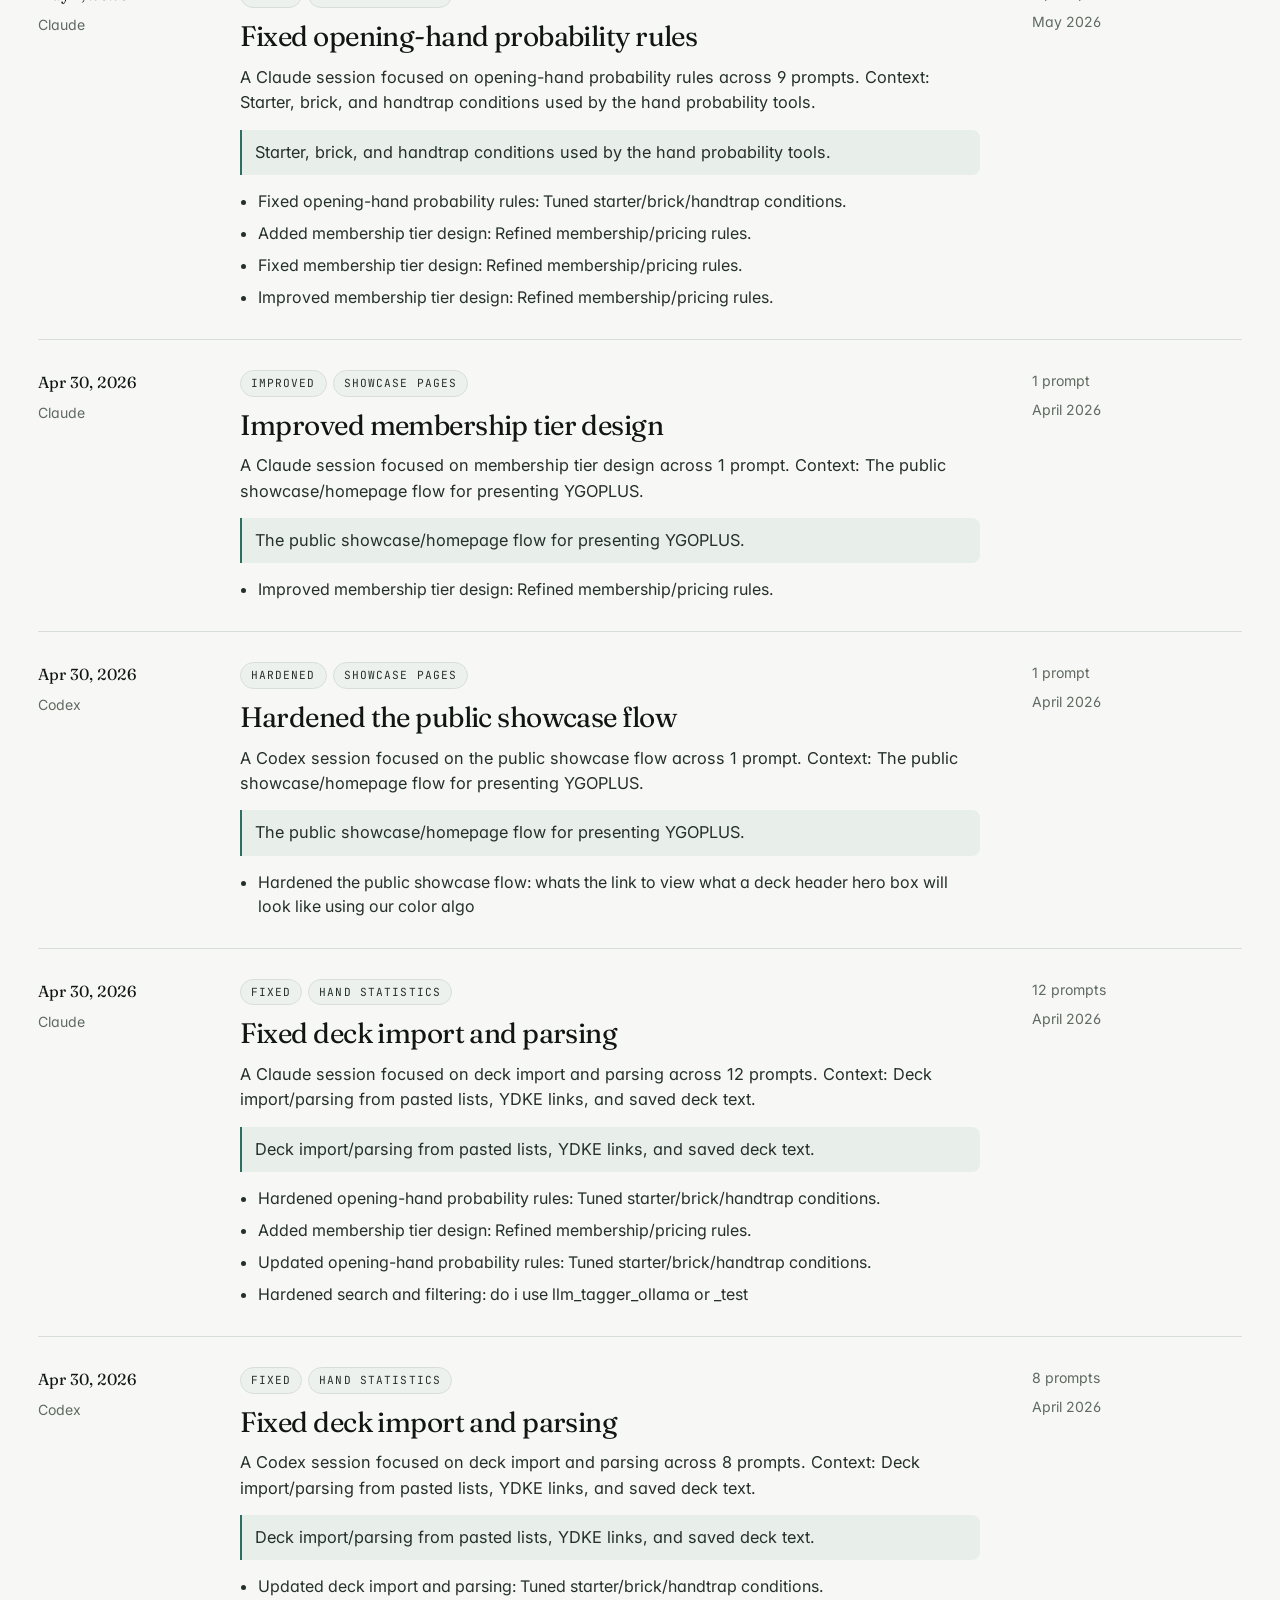
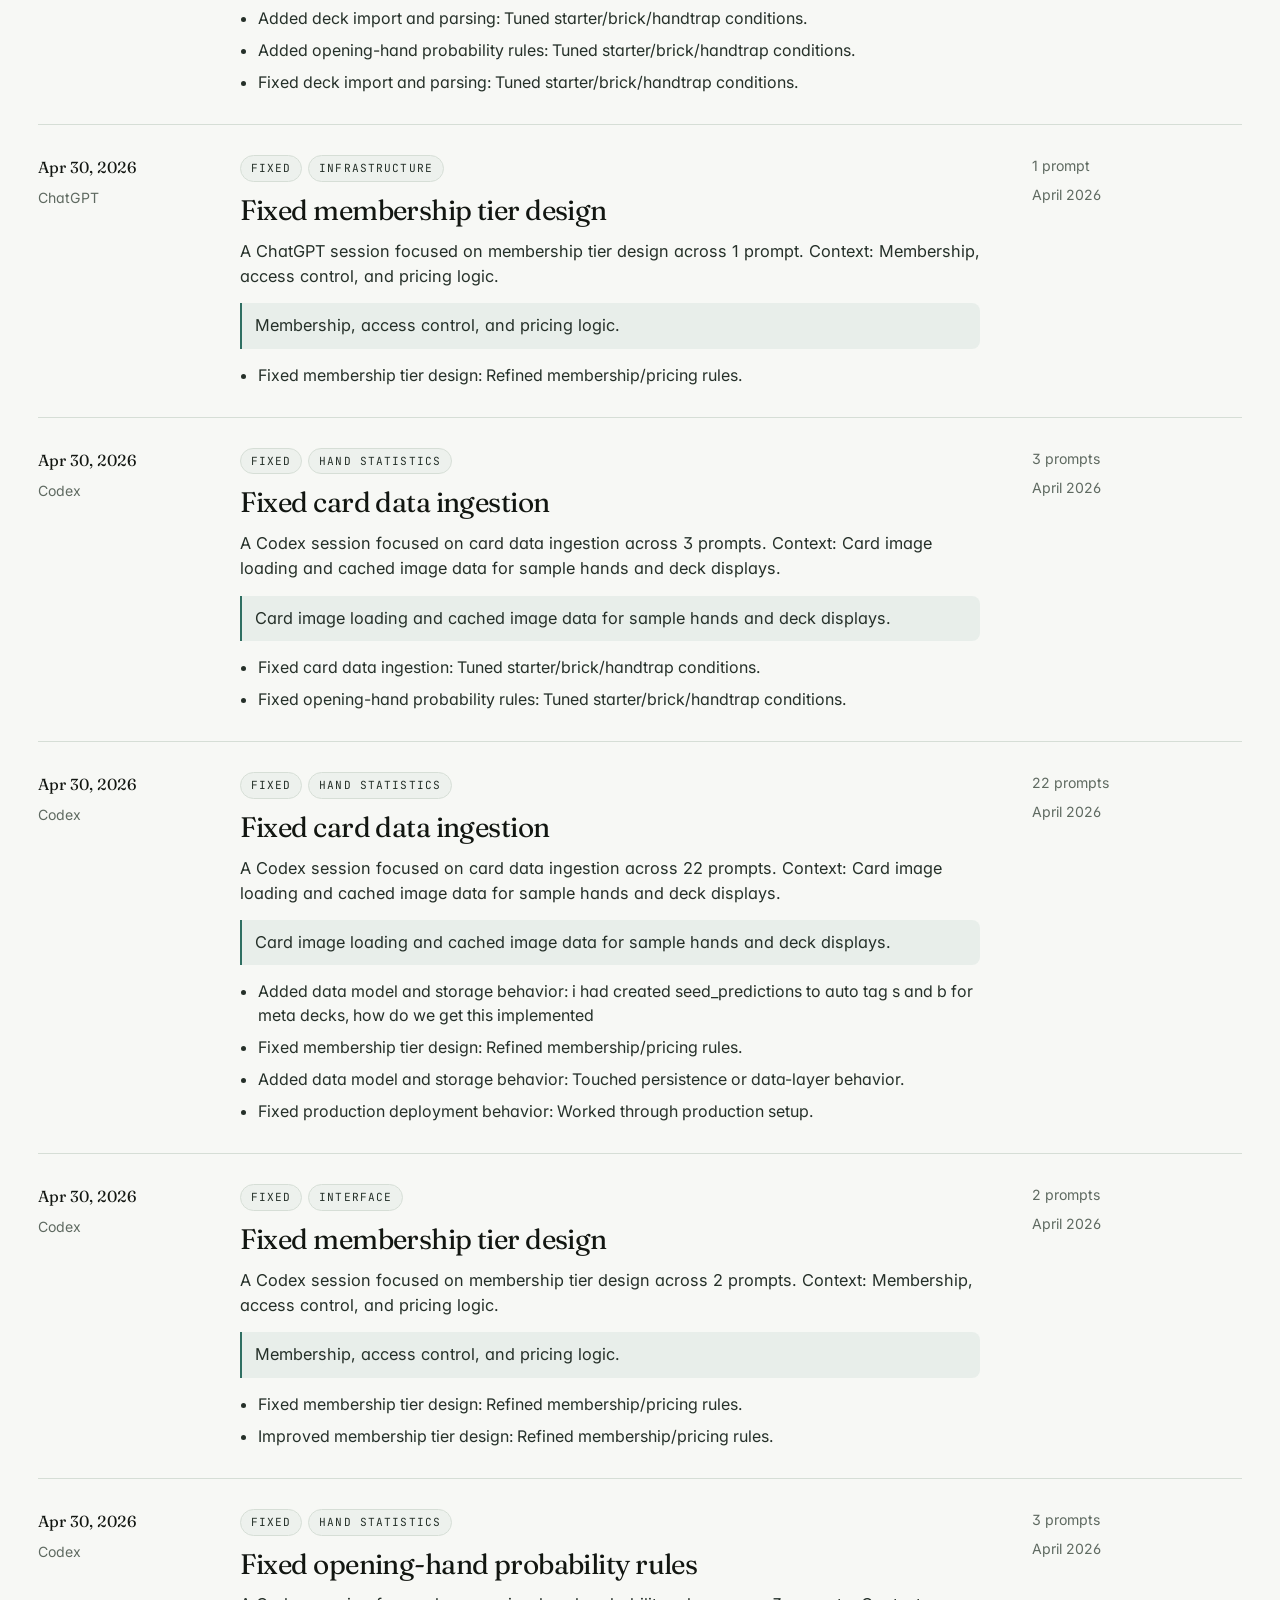
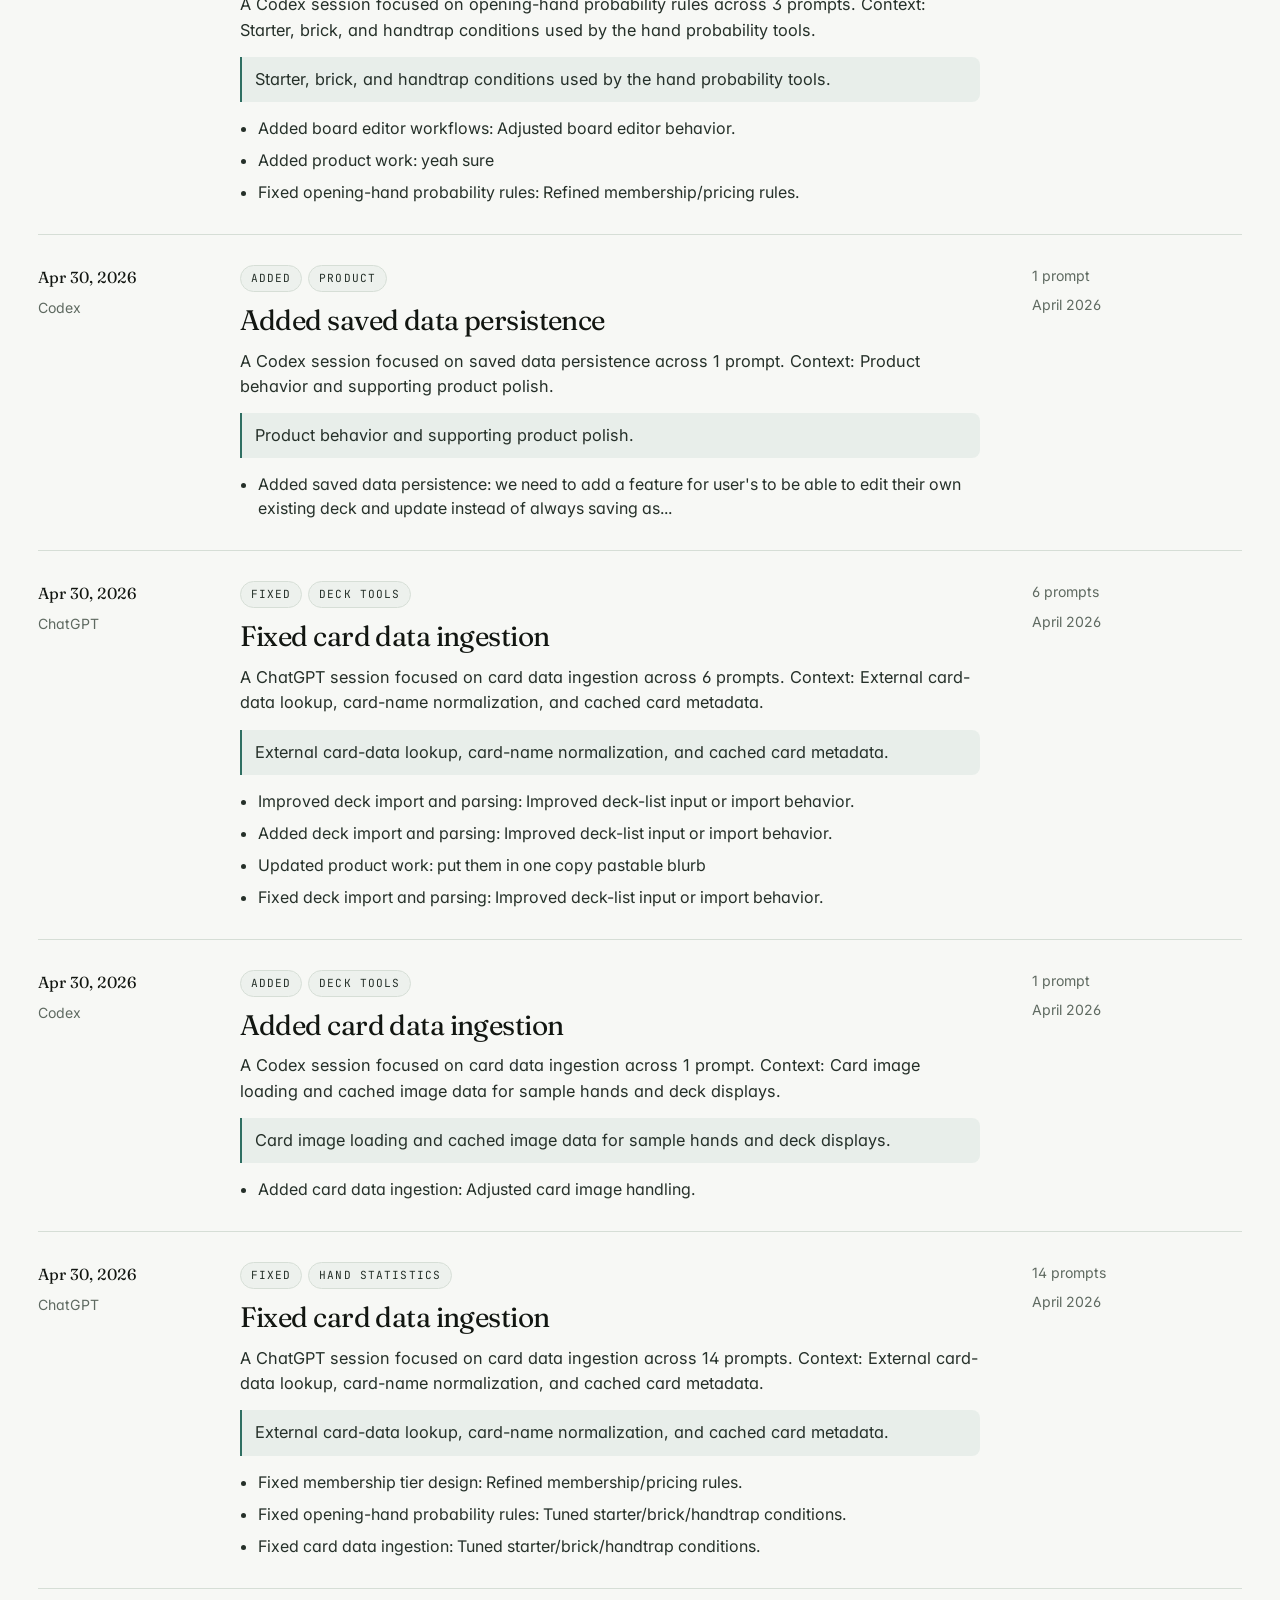
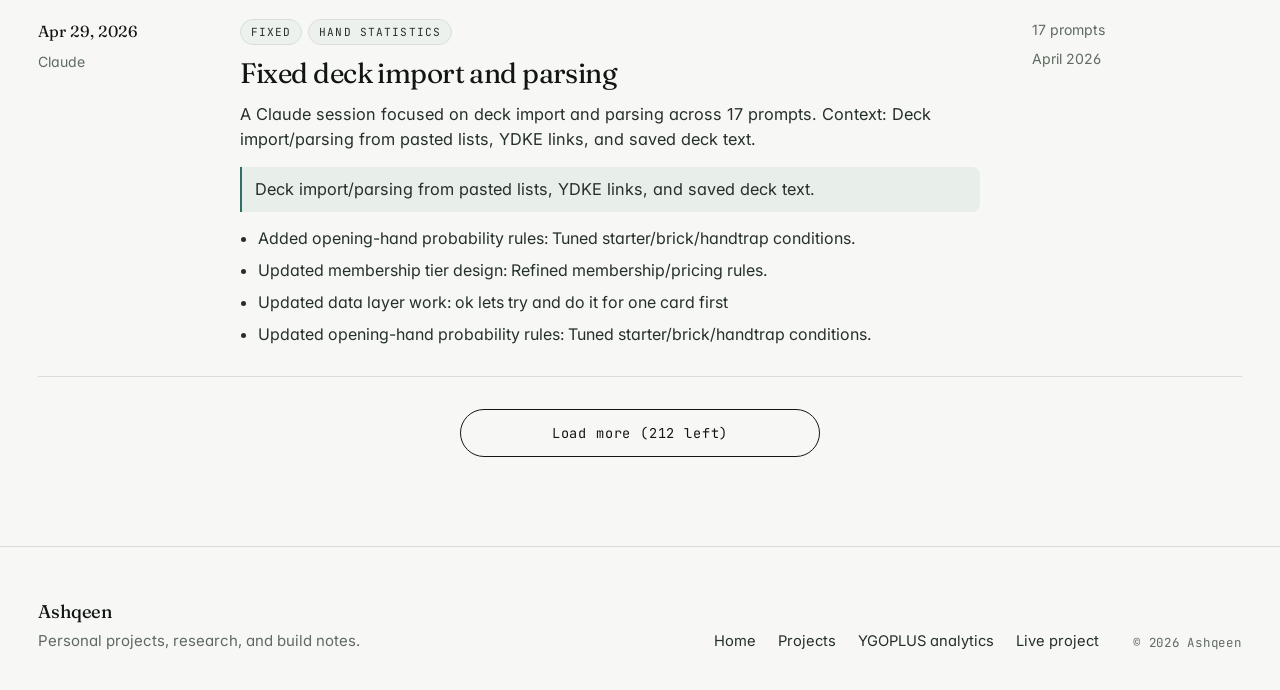
<file: changelog.html>
<!doctype html>
<html lang="en">
  <head>
    <meta charset="utf-8">
    <meta name="viewport" content="width=device-width, initial-scale=1">
    <meta name="description" content="Digestible YGOPLUS product changes, release notes, fixes, and implementation highlights.">
    <meta name="theme-color" content="#f7f8f5" media="(prefers-color-scheme: light)">
    <meta name="theme-color" content="#111412" media="(prefers-color-scheme: dark)">
    <title>Ashqeen — YGOPLUS Changelog</title>
    <link rel="icon" href="assets/favicon.svg" type="image/svg+xml">
    <link rel="preconnect" href="https://fonts.googleapis.com">
    <link rel="preconnect" href="https://fonts.gstatic.com" crossorigin>
    <link rel="stylesheet"
      href="https://fonts.googleapis.com/css2?family=Fraunces:opsz,wght,SOFT@9..144,300..600,30..100&family=Inter:wght@400;500;600&family=JetBrains+Mono:wght@400;500&display=swap">
    <link rel="preload" href="styles.css" as="style">
    <link rel="stylesheet" href="styles.css">
    <script>
      (function () {
        try {
          var saved = localStorage.getItem("theme");
          if (saved === "light" || saved === "dark") {
            document.documentElement.setAttribute("data-theme", saved);
          }
        } catch (e) {}
      })();
    </script>
  </head>
  <body>
    <header class="site-header" aria-label="Primary">
      <a class="brand" href="/" aria-label="Ashqeen home">
        <img src="assets/favicon.svg" alt="" width="28" height="28">
        <span>Ashqeen</span>
      </a>
      <nav class="primary-nav" aria-label="Main navigation">
        <a href="/#what-i-do">What I Do</a>
        <a href="/projects.html">Projects</a>
        <a href="/#about">About</a>
        <a href="/#contact">Contact</a>
      </nav>
      <div class="header-actions">
        <button class="theme-toggle" type="button" aria-label="Toggle color theme" data-theme-toggle>
          <svg class="icon-moon" viewBox="0 0 24 24" fill="none" stroke="currentColor" stroke-width="1.6" stroke-linecap="round" stroke-linejoin="round" aria-hidden="true"><path d="M21 12.79A9 9 0 1 1 11.21 3 7 7 0 0 0 21 12.79Z"/></svg>
          <svg class="icon-sun" viewBox="0 0 24 24" fill="none" stroke="currentColor" stroke-width="1.6" stroke-linecap="round" stroke-linejoin="round" aria-hidden="true"><circle cx="12" cy="12" r="4"/><path d="M12 2v2M12 20v2M4.93 4.93l1.41 1.41M17.66 17.66l1.41 1.41M2 12h2M20 12h2M4.93 19.07l1.41-1.41M17.66 6.34l1.41-1.41"/></svg>
        </button>
        <a class="header-link" href="mailto:kaab@ashqeen.com">Email</a>
        <button class="nav-toggle" type="button" aria-label="Toggle navigation" aria-expanded="false" data-nav-toggle>
          <svg viewBox="0 0 24 24" fill="none" stroke="currentColor" stroke-width="1.6" stroke-linecap="round" aria-hidden="true"><line class="icon-open" x1="3" y1="6" x2="21" y2="6"/><line class="icon-open" x1="3" y1="12" x2="21" y2="12"/><line class="icon-open" x1="3" y1="18" x2="21" y2="18"/><line class="icon-close" x1="18" y1="6" x2="6" y2="18"/><line class="icon-close" x1="6" y1="6" x2="18" y2="18"/></svg>
        </button>
      </div>
    </header>

    <main>
      <section class="hero changelog-hero" aria-labelledby="page-title">
        <div class="hero-copy">
          <p class="eyebrow">YGOPLUS · build digest</p>
          <h1 id="page-title">What got built, <em>summarized from the prompt history</em>.</h1>
        </div>
        <div class="hero-panel" aria-label="Changelog summary">
          <p>
            Each entry is auto-generated from the YGOPLUS build prompt history —
            grouped by session, summarized by theme, and filtered down to actual
            product work. Security-sensitive and career-related prompts are excluded.
            Raw transcripts stay local.
          </p>
          <dl class="stat-grid">
            <div>
              <dt>Digest entries</dt>
              <dd id="change-stat-entries">-</dd>
            </div>
            <div>
              <dt>Prompts ingested</dt>
              <dd id="change-stat-prompts">-</dd>
            </div>
            <div>
              <dt>Latest entry</dt>
              <dd id="change-stat-latest">-</dd>
            </div>
            <div>
              <dt>Bug fixes</dt>
              <dd id="change-stat-fixes">-</dd>
            </div>
          </dl>
        </div>
      </section>

      <section class="changelog-shell" id="updates" aria-labelledby="updates-title">
        <div class="section-heading trail-heading">
          <div>
            <p class="eyebrow">Build digest</p>
            <h2 id="updates-title">Prompt sessions grouped by what changed.</h2>
          </div>
          <p id="change-result-count">Loading updates</p>
        </div>

        <div class="trail-controls" aria-label="Changelog controls">
          <label class="search-field">
            <span>Search</span>
            <input id="change-search" type="search" placeholder="Search updates, areas, sources">
          </label>
          <div class="filter-wrap">
            <button class="sort-button" id="change-sort-toggle" type="button" aria-pressed="true">Newest first</button>
            <div class="filter-tabs" role="tablist" aria-label="Filter changelog">
              <button class="tab is-active" type="button" data-change-filter="all" aria-pressed="true">All</button>
              <button class="tab" type="button" data-change-filter="fix" aria-pressed="false">Fixes</button>
              <button class="tab" type="button" data-change-filter="feature" aria-pressed="false">Features</button>
              <button class="tab" type="button" data-change-filter="improvement" aria-pressed="false">Polish</button>
              <button class="tab" type="button" data-change-filter="ops" aria-pressed="false">Ops</button>
            </div>
          </div>
        </div>

        <div class="changelog-list" id="changelog-list"></div>
        <button class="load-more" id="change-load-more" type="button">Load more</button>
      </section>
    </main>

    <footer>
      <div>
        <h2>Ashqeen</h2>
        <p>Personal projects, research, and build notes.</p>
      </div>
      <div class="footer-links" aria-label="Footer links">
        <a href="/">Home</a>
        <a href="/#projects">Projects</a>
        <a href="/analytics.html">YGOPLUS analytics</a>
        <a href="https://ygoplus.com">Live project</a>
      </div>
      <p class="copyright">&copy; <span id="year"></span> Ashqeen</p>
    </footer>

    <script src="assets/changelog-data.js?v=1"></script>
    <script src="changelog.js"></script>
    <script src="theme.js" defer></script>
  </body>
</html>
</file>
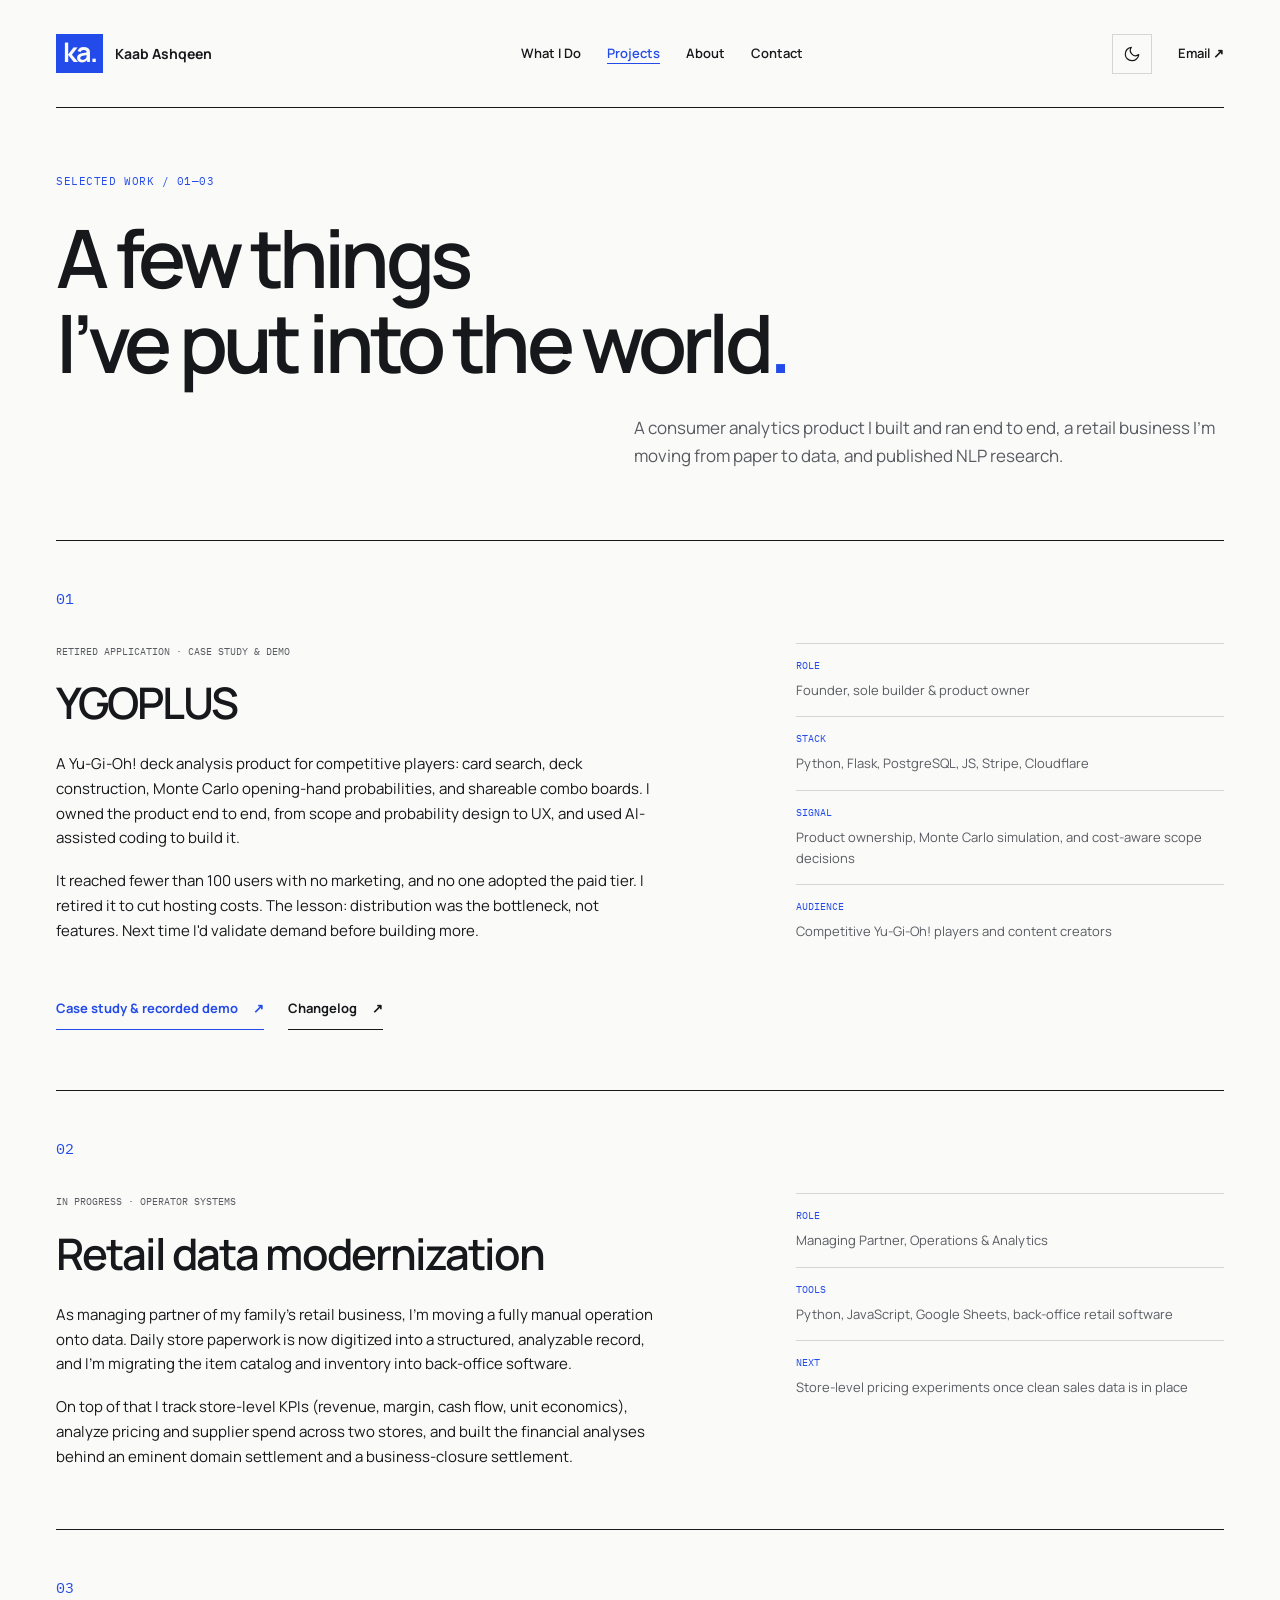
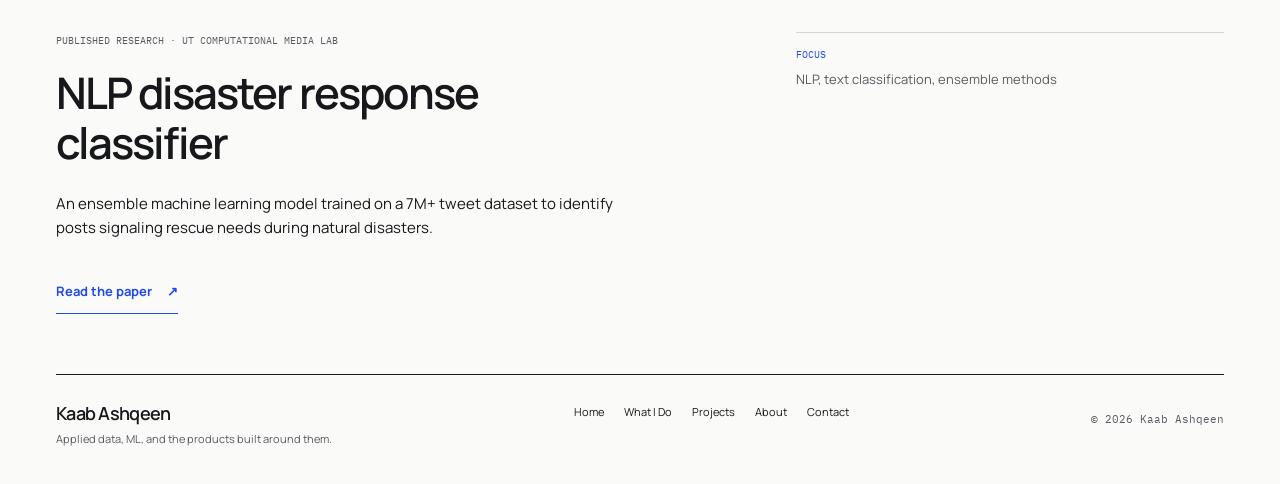
<file: projects.html>
<!doctype html>
<html lang="en">
  <head>
    <meta charset="utf-8">
    <meta name="viewport" content="width=device-width, initial-scale=1">
    <meta name="description" content="Projects by Kaab Ashqeen — applied ML coursework, shipped data products, and AI-assisted builds.">
    <meta name="theme-color" content="#fafaf8" media="(prefers-color-scheme: light)">
    <meta name="theme-color" content="#111214" media="(prefers-color-scheme: dark)">
    <title>Kaab Ashqeen — Projects</title>
    <link rel="icon" href="assets/favicon.svg" type="image/svg+xml">
    <link rel="preconnect" href="https://fonts.googleapis.com">
    <link rel="preconnect" href="https://fonts.gstatic.com" crossorigin>
    <link rel="stylesheet"
      href="https://fonts.googleapis.com/css2?family=Manrope:wght@400;500;600;700;800&amp;family=IBM+Plex+Mono:wght@400;500&amp;display=swap">
    <link rel="preload" href="portfolio.css?v=20261117" as="style">
    <link rel="stylesheet" href="portfolio.css?v=20261117">
    <script>
      (function () {
        try {
          var saved = localStorage.getItem("theme");
          if (saved === "light" || saved === "dark") {
            document.documentElement.setAttribute("data-theme", saved);
          }
        } catch (e) {}
      })();
    </script>
  </head>
  <body class="projects-page">
    <a class="skip-link" href="#main">Skip to content</a>
    <header class="site-header" aria-label="Primary">
      <a class="brand" href="/" aria-label="Kaab Ashqeen home">
        <span class="brand-mark" aria-hidden="true">ka.</span>
        <span>Kaab Ashqeen</span>
      </a>
      <nav class="primary-nav" aria-label="Main navigation">
        <a href="/#what-i-do">What I Do</a>
        <a href="/projects.html" aria-current="page">Projects</a>
        <a href="/#about">About</a>
        <a href="/#contact">Contact</a>
      </nav>
      <div class="header-actions">
        <button class="theme-toggle" type="button" aria-label="Toggle color theme" data-theme-toggle>
          <svg class="icon-moon" viewBox="0 0 24 24" fill="none" stroke="currentColor" stroke-width="1.6" stroke-linecap="round" stroke-linejoin="round" aria-hidden="true"><path d="M21 12.79A9 9 0 1 1 11.21 3 7 7 0 0 0 21 12.79Z"/></svg>
          <svg class="icon-sun" viewBox="0 0 24 24" fill="none" stroke="currentColor" stroke-width="1.6" stroke-linecap="round" stroke-linejoin="round" aria-hidden="true"><circle cx="12" cy="12" r="4"/><path d="M12 2v2M12 20v2M4.93 4.93l1.41 1.41M17.66 17.66l1.41 1.41M2 12h2M20 12h2M4.93 19.07l1.41-1.41M17.66 6.34l1.41-1.41"/></svg>
        </button>
        <a class="header-link" href="mailto:kaab@ashqeen.com">Email</a>
        <button class="nav-toggle" type="button" aria-label="Toggle navigation" aria-expanded="false" data-nav-toggle>
          <svg viewBox="0 0 24 24" fill="none" stroke="currentColor" stroke-width="1.6" stroke-linecap="round" aria-hidden="true"><line class="icon-open" x1="3" y1="6" x2="21" y2="6"/><line class="icon-open" x1="3" y1="12" x2="21" y2="12"/><line class="icon-open" x1="3" y1="18" x2="21" y2="18"/><line class="icon-close" x1="18" y1="6" x2="6" y2="18"/><line class="icon-close" x1="6" y1="6" x2="18" y2="18"/></svg>
        </button>
      </div>
    </header>

    <main id="main">
      <section class="projects-hero" aria-labelledby="projects-title">
        <p class="eyebrow">Selected work / 01—03</p>
        <h1 id="projects-title">A few things<br>I’ve put into the world<span class="name-dot">.</span></h1>
        <p>
          A consumer analytics product I built and ran end to end, a retail
          business I'm moving from paper to data, and published NLP research.
        </p>
      </section>

      <section class="project-index" aria-label="Project list">
        <article class="project-row is-featured">
          <div class="project-row-main">
            <span class="project-number">01</span>
            <span class="project-status">Retired application · Case study &amp; demo</span>
            <h2>YGOPLUS</h2>
            <p>
              A Yu-Gi-Oh! deck analysis product for competitive players: card search,
              deck construction, Monte Carlo opening-hand probabilities, and shareable
              combo boards. I owned the product end to end, from scope and probability
              design to UX, and used AI-assisted coding to build it.
            </p>
            <p>
              It reached fewer than 100 users with no marketing, and no one adopted the
              paid tier. I retired it to cut hosting costs. The lesson: distribution was
              the bottleneck, not features. Next time I'd validate demand before building
              more.
            </p>
          </div>
          <dl class="project-facts">
            <div>
              <dt>Role</dt>
              <dd>Founder, sole builder &amp; product owner</dd>
            </div>
            <div>
              <dt>Stack</dt>
              <dd>Python, Flask, PostgreSQL, JS, Stripe, Cloudflare</dd>
            </div>
            <div>
              <dt>Signal</dt>
              <dd>Product ownership, Monte Carlo simulation, and cost-aware scope decisions</dd>
            </div>
            <div>
              <dt>Audience</dt>
              <dd>Competitive Yu-Gi-Oh! players and content creators</dd>
            </div>
          </dl>
          <div class="project-row-actions">
            <a class="feature-link is-primary" href="/ygoplus/">Case study &amp; recorded demo</a>
            <a class="feature-link" href="/changelog.html">Changelog</a>
          </div>
        </article>

        <article class="project-row" id="retail-ops">
          <div class="project-row-main">
            <span class="project-number">02</span>
            <span class="project-status">In progress · Operator systems</span>
            <h2>Retail data modernization</h2>
            <p>
              As managing partner of my family's retail business, I'm moving a fully
              manual operation onto data. Daily store paperwork is now digitized into a
              structured, analyzable record, and I'm migrating the item catalog and
              inventory into back-office software.
            </p>
            <p>
              On top of that I track store-level KPIs (revenue, margin, cash flow, unit
              economics), analyze pricing and supplier spend across two stores, and built
              the financial analyses behind an eminent domain settlement and a
              business-closure settlement.
            </p>
          </div>
          <dl class="project-facts">
            <div>
              <dt>Role</dt>
              <dd>Managing Partner, Operations &amp; Analytics</dd>
            </div>
            <div>
              <dt>Tools</dt>
              <dd>Python, JavaScript, Google Sheets, back-office retail software</dd>
            </div>
            <div>
              <dt>Next</dt>
              <dd>Store-level pricing experiments once clean sales data is in place</dd>
            </div>
          </dl>
        </article>

        <article class="project-row" id="nlp-classifier">
          <div class="project-row-main">
            <span class="project-number">03</span>
            <span class="project-status">Published research · UT Computational Media Lab</span>
            <h2>NLP disaster response classifier</h2>
            <p>
              An ensemble machine learning model trained on a 7M+ tweet dataset to
              identify posts signaling rescue needs during natural disasters.
            </p>
          </div>
          <dl class="project-facts">
            <div>
              <dt>Focus</dt>
              <dd>NLP, text classification, ensemble methods</dd>
            </div>
          </dl>
          <div class="project-row-actions">
            <a class="feature-link is-primary" href="https://www.sciencedirect.com/science/article/pii/S2667096823000113">Read the paper</a>
          </div>
        </article>
      </section>
    </main>

    <footer>
      <div>
        <h2>Kaab Ashqeen</h2>
        <p>Applied data, ML, and the products built around them.</p>
      </div>
      <div class="footer-links" aria-label="Footer links">
        <a href="/">Home</a>
        <a href="/#what-i-do">What I Do</a>
        <a href="/projects.html">Projects</a>
        <a href="/#about">About</a>
        <a href="/#contact">Contact</a>
      </div>
      <p class="copyright">&copy; 2026 Kaab Ashqeen</p>
    </footer>

    <script src="theme.js" defer></script>
  </body>
</html>
</file>
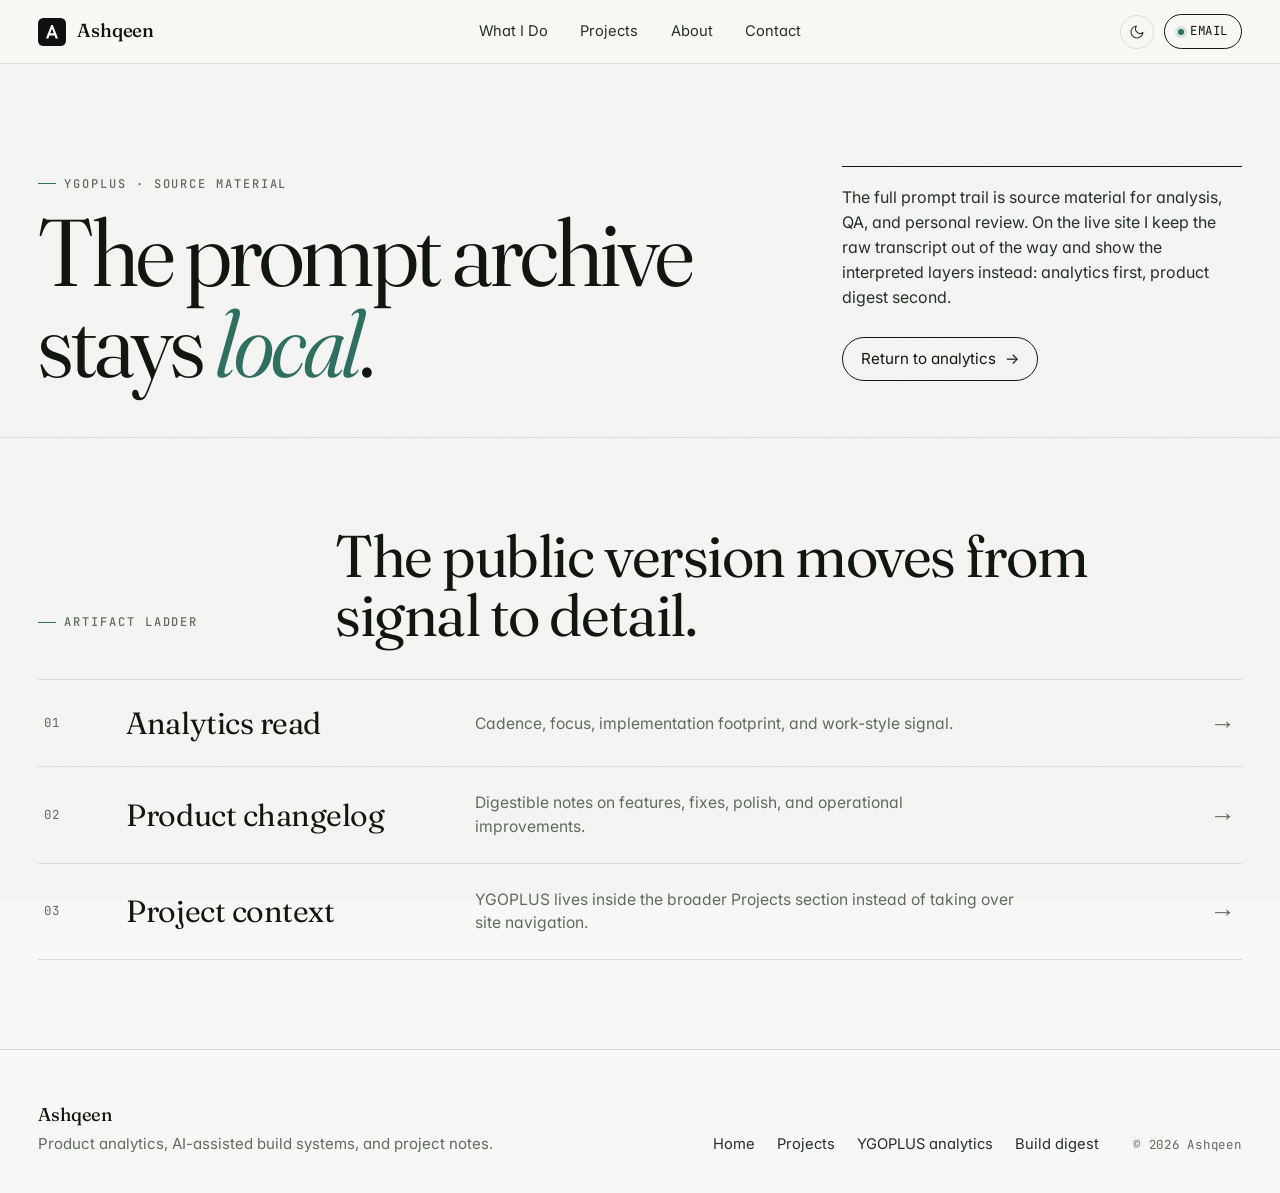
<file: trail.html>
<!doctype html>
<html lang="en">
  <head>
    <meta charset="utf-8">
    <meta name="viewport" content="width=device-width, initial-scale=1">
    <meta name="description" content="Local prompt archive and public archive note for the YGOPLUS build trail.">
    <meta name="robots" content="noindex,nofollow">
    <meta name="theme-color" content="#f7f8f5" media="(prefers-color-scheme: light)">
    <meta name="theme-color" content="#111412" media="(prefers-color-scheme: dark)">
    <title>Ashqeen — YGOPLUS Prompt Archive</title>
    <link rel="icon" href="assets/favicon.svg" type="image/svg+xml">
    <link rel="preconnect" href="https://fonts.googleapis.com">
    <link rel="preconnect" href="https://fonts.gstatic.com" crossorigin>
    <link rel="stylesheet"
      href="https://fonts.googleapis.com/css2?family=Fraunces:opsz,wght,SOFT@9..144,300..600,30..100&family=Inter:wght@400;500;600&family=JetBrains+Mono:wght@400;500&display=swap">
    <link rel="preload" href="styles.css" as="style">
    <link rel="stylesheet" href="styles.css">
    <script>
      (function () {
        try {
          var saved = localStorage.getItem("theme");
          if (saved === "light" || saved === "dark") {
            document.documentElement.setAttribute("data-theme", saved);
          }
        } catch (e) {}
      })();
    </script>
  </head>
  <body>
    <header class="site-header" aria-label="Primary">
      <a class="brand" href="/" aria-label="Ashqeen home">
        <img src="assets/favicon.svg" alt="" width="28" height="28">
        <span>Ashqeen</span>
      </a>
      <nav class="primary-nav" aria-label="Main navigation">
        <a href="/#what-i-do">What I Do</a>
        <a href="/projects.html">Projects</a>
        <a href="/#about">About</a>
        <a href="/#contact">Contact</a>
      </nav>
      <div class="header-actions">
        <button class="theme-toggle" type="button" aria-label="Toggle color theme" data-theme-toggle>
          <svg class="icon-moon" viewBox="0 0 24 24" fill="none" stroke="currentColor" stroke-width="1.6" stroke-linecap="round" stroke-linejoin="round" aria-hidden="true"><path d="M21 12.79A9 9 0 1 1 11.21 3 7 7 0 0 0 21 12.79Z"/></svg>
          <svg class="icon-sun" viewBox="0 0 24 24" fill="none" stroke="currentColor" stroke-width="1.6" stroke-linecap="round" stroke-linejoin="round" aria-hidden="true"><circle cx="12" cy="12" r="4"/><path d="M12 2v2M12 20v2M4.93 4.93l1.41 1.41M17.66 17.66l1.41 1.41M2 12h2M20 12h2M4.93 19.07l1.41-1.41M17.66 6.34l1.41-1.41"/></svg>
        </button>
        <a class="header-link" href="mailto:kaab@ashqeen.com">Email</a>
        <button class="nav-toggle" type="button" aria-label="Toggle navigation" aria-expanded="false" data-nav-toggle>
          <svg viewBox="0 0 24 24" fill="none" stroke="currentColor" stroke-width="1.6" stroke-linecap="round" aria-hidden="true"><line class="icon-open" x1="3" y1="6" x2="21" y2="6"/><line class="icon-open" x1="3" y1="12" x2="21" y2="12"/><line class="icon-open" x1="3" y1="18" x2="21" y2="18"/><line class="icon-close" x1="18" y1="6" x2="6" y2="18"/><line class="icon-close" x1="6" y1="6" x2="18" y2="18"/></svg>
        </button>
      </div>
    </header>

    <main>
      <div id="prod-archive">
        <section class="hero" aria-labelledby="page-title">
          <div class="hero-copy">
            <p class="eyebrow">YGOPLUS · source material</p>
            <h1 id="page-title">The prompt archive stays <em>local</em>.</h1>
          </div>
          <div class="hero-panel" aria-label="Prompt archive note">
            <p>
              The full prompt trail is source material for analysis, QA, and personal
              review. On the live site I keep the raw transcript out of the way and
              show the interpreted layers instead: analytics first, product digest
              second.
            </p>
            <a class="hero-action" href="/analytics.html">Return to analytics</a>
          </div>
        </section>

        <section class="home-index" aria-labelledby="archive-depth-title">
          <div class="section-heading">
            <p class="eyebrow">Artifact ladder</p>
            <h2 id="archive-depth-title">The public version moves from signal to detail.</h2>
          </div>
          <div class="home-links">
            <a href="/analytics.html">
              <span class="link-num">01</span>
              <span class="link-title">Analytics read</span>
              <span class="link-desc">Cadence, focus, implementation footprint, and work-style signal.</span>
              <span class="link-arrow" aria-hidden="true">→</span>
            </a>
            <a href="/changelog.html">
              <span class="link-num">02</span>
              <span class="link-title">Product changelog</span>
              <span class="link-desc">Digestible notes on features, fixes, polish, and operational improvements.</span>
              <span class="link-arrow" aria-hidden="true">→</span>
            </a>
            <a href="/#projects">
              <span class="link-num">03</span>
              <span class="link-title">Project context</span>
              <span class="link-desc">YGOPLUS lives inside the broader Projects section instead of taking over site navigation.</span>
              <span class="link-arrow" aria-hidden="true">→</span>
            </a>
          </div>
        </section>
      </div>

      <div id="local-archive" hidden>
        <section class="hero" aria-labelledby="local-page-title">
          <div class="hero-copy">
            <p class="eyebrow">Local-only archive</p>
            <h1 id="local-page-title">Building YGOPLUS, <em>prompt by prompt</em>.</h1>
          </div>
          <div class="hero-panel" aria-label="Build trail summary">
            <p>
              This view is only enabled on local previews. It loads the generated
              build trail from disk so I can search, audit, and re-digest the raw
              work without putting it on the live site.
            </p>
            <dl class="stat-grid">
              <div>
                <dt>Prompts</dt>
                <dd id="stat-actions">-</dd>
              </div>
              <div>
                <dt>Sessions</dt>
                <dd id="stat-sessions">-</dd>
              </div>
              <div>
                <dt>First log</dt>
                <dd id="stat-first">-</dd>
              </div>
              <div>
                <dt>Latest log</dt>
                <dd id="stat-last">-</dd>
              </div>
            </dl>
          </div>
        </section>

        <section class="month-strip" id="months" aria-labelledby="months-title">
          <div class="section-heading">
            <p class="eyebrow">Chronology</p>
            <h2 id="months-title">Months of iteration.</h2>
          </div>
          <div class="month-list" id="month-list"></div>
        </section>

        <section class="trail-shell" id="trail" aria-labelledby="trail-title">
          <div class="section-heading trail-heading">
            <div>
              <p class="eyebrow">Prompt trail</p>
              <h2 id="trail-title">Latest prompts first, with the full local trail intact.</h2>
            </div>
            <p id="result-count">Loading entries</p>
          </div>

          <div class="trail-controls" aria-label="Trail controls">
            <label class="search-field">
              <span>Search</span>
              <input id="trail-search" type="search" placeholder="Search prompts, sessions, sources">
            </label>
            <div class="filter-wrap">
              <button class="sort-button" id="sort-toggle" type="button" aria-pressed="true">Newest first</button>
              <div class="filter-tabs" role="tablist" aria-label="Filter build trail">
                <button class="tab is-active" type="button" data-filter="all" aria-pressed="true">All</button>
                <button class="tab" type="button" data-filter="product" aria-pressed="false">Product</button>
                <button class="tab" type="button" data-filter="interface" aria-pressed="false">Interface</button>
                <button class="tab" type="button" data-filter="infrastructure" aria-pressed="false">Infra</button>
                <button class="tab" type="button" data-filter="business" aria-pressed="false">Business</button>
                <button class="tab" type="button" data-filter="process" aria-pressed="false">Process</button>
              </div>
            </div>
          </div>

          <div class="trail-list" id="trail-list"></div>
          <button class="load-more" id="load-more" type="button">Load more</button>
        </section>
      </div>
    </main>

    <footer>
      <div>
        <h2>Ashqeen</h2>
        <p>Product analytics, AI-assisted build systems, and project notes.</p>
      </div>
      <div class="footer-links" aria-label="Footer links">
        <a href="/">Home</a>
        <a href="/#projects">Projects</a>
        <a href="/analytics.html">YGOPLUS analytics</a>
        <a href="/changelog.html">Build digest</a>
      </div>
      <p class="copyright">&copy; 2026 Ashqeen</p>
    </footer>

    <script src="trail-local.js"></script>
    <script src="theme.js" defer></script>
  </body>
</html>
</file>
<file: portfolio.css>
/* Personal portfolio: strong type, open space, and a simple work index. */
:root {
  color-scheme: light;
  --paper: #fafaf8;
  --ink: #17181b;
  --muted: #595b62;
  --line: #d4d5d6;
  --accent: #234be9;
  --panel: #eeefed;
  --sans: 'Manrope', Arial, sans-serif;
  --mono: 'IBM Plex Mono', monospace;
}
[data-theme='dark'] {
  color-scheme: dark;
  --paper: #111214; --ink: #f3f3ee; --muted: #b3b5bc;
  --line: #3b3d44; --accent: #9cafff; --panel: #202226;
}
@media (prefers-color-scheme: dark) {
  :root:not([data-theme='light']) {
    color-scheme: dark;
    --paper: #111214; --ink: #f3f3ee; --muted: #b3b5bc;
    --line: #3b3d44; --accent: #9cafff; --panel: #202226;
  }
}
* { box-sizing: border-box; }
html { scroll-behavior: smooth; scroll-padding-top: 32px; }
body { margin: 0; background: var(--paper); color: var(--ink); font: 16px/1.65 var(--sans); -webkit-font-smoothing: antialiased; }
::selection { background: var(--accent); color: var(--paper); }
a { color: inherit; text-decoration-thickness: 1px; text-underline-offset: 5px; }
a:hover { color: var(--accent); }
a, button { -webkit-tap-highlight-color: transparent; }
button { font: inherit; }
a:focus-visible, button:focus-visible { outline: 3px solid var(--accent); outline-offset: 5px; }
img { max-width: 100%; display: block; }
h1,h2,h3,p,figure { margin: 0; }
h1,h2,h3 { font-weight: 600; }
main, .site-header, footer { width: min(1320px, calc(100% - 112px)); margin-inline: auto; }
.skip-link { position: absolute; left: 20px; top: -100px; background: var(--ink); color: var(--paper); padding: 12px 20px; z-index: 50; }
.skip-link:focus { top: 10px; }
.site-header { display: flex; align-items: center; justify-content: space-between; gap: 32px; min-height: 108px; border-bottom: 1px solid var(--ink); position: relative; z-index: 10; }
.brand { display: flex; align-items: center; gap: 12px; text-decoration: none; font-size: 14px; font-weight: 700; }
.brand-mark { background: var(--accent); color: var(--paper); padding: 0 7px 3px; font-size: 27px; line-height: 36px; letter-spacing: -2px; }
.primary-nav, .header-actions { display: flex; align-items: center; gap: 26px; }
.primary-nav a, .header-link { font-size: 13px; text-decoration: none; font-weight: 600; }
.primary-nav a[aria-current] { color: var(--accent); text-decoration: underline; }
.header-link::after { content: ' ↗'; }
.theme-toggle,.nav-toggle { width: 40px; height: 40px; display: inline-flex; align-items: center; justify-content: center; color: var(--ink); background: none; border: 1px solid var(--line); cursor: pointer; }
.theme-toggle svg,.nav-toggle svg { width: 18px; height: 18px; }
.theme-toggle:hover,.nav-toggle:hover { border-color: var(--ink); }
.icon-sun, .nav-toggle,.icon-close { display: none; }
[data-theme='dark'] .icon-sun { display: block; }
[data-theme='dark'] .icon-moon { display: none; }
@media(prefers-color-scheme:dark) {
  :root:not([data-theme='light']) .icon-sun { display: block; }
  :root:not([data-theme='light']) .icon-moon { display: none; }
}
.landing-hero { display: grid; grid-template-columns: 1.65fr 1fr; gap: 8%; padding: 64px 0 80px; }
.hero-kicker { font: 11px/1.6 var(--mono); text-transform: uppercase; letter-spacing: .045em; color: var(--accent); margin-bottom: 35px; display: flex; flex-wrap: wrap; gap: 10px 24px; }
.hero-kicker span { color: var(--muted); }
.landing-hero h1 { font-size: clamp(78px, 9.3vw, 140px); line-height: .92; letter-spacing: -.075em; font-weight: 600; margin-left: -.06em; }
.landing-hero h1 > span { display: block; }
.name-dot { color: var(--accent); }
.landing-deck { font-size: clamp(18px, 1.75vw, 23px); line-height: 1.6; max-width: 540px; margin-top: 34px; letter-spacing: -.025em; }
.landing-tags { margin-top: 24px; display: flex; flex-wrap: wrap; gap: 7px 16px; color: var(--muted); font: 11px/1.7 var(--mono); }
.landing-tags span + span::before { content: '/'; margin-right: 16px; color: var(--accent); }
.landing-actions, .feature-actions { display: flex; align-items: center; flex-wrap: wrap; gap: 24px; margin-top: 30px; }
.feature-link { display: inline-block; font-size: 13px; font-weight: 700; padding: 10px 0; text-decoration: none; border-bottom: 1px solid var(--ink); }
.feature-link::after { content: ' ↗'; margin-left: 12px; }
.feature-link.is-primary { color: var(--accent); border-color: var(--accent); }
.feature-link:hover { border-bottom-width: 2px; padding-bottom: 9px; }
.brief-column { padding-top: 3px; }
.portrait { width: 100%; max-width: 340px; margin-left: auto; }
.headshot-brief { width: 100%; height: auto; aspect-ratio: 1.2; object-fit: cover; object-position: 50% 40%; filter: grayscale(100%); background: var(--panel); }
.portrait figcaption { font: 10px/1.5 var(--mono); border-bottom: 1px solid var(--line); padding: 10px 0; color: var(--muted); }
.landing-brief { margin-top: 22px; max-width: 340px; margin-left: auto; }
.landing-brief > div { display: grid; grid-template-columns: 78px 1fr; gap: 14px; padding: 10px 0; border-bottom: 1px solid var(--line); }
.landing-brief span { color: var(--muted); font: 10px/1.8 var(--mono); text-transform: uppercase; }
.landing-brief p { font-size: 12px; line-height: 1.6; }
.eyebrow { font: 11px/1.7 var(--mono); text-transform: uppercase; letter-spacing: .05em; color: var(--accent); margin-bottom: 24px; }
.fit-section, .landing-split, .projects-band, .contact-band { border-top: 1px solid var(--ink); padding: 64px 0 72px; }
.section-heading { display: grid; grid-template-columns: 1fr 2fr; gap: 36px; margin-bottom: 48px; }
h2 { font-size: clamp(30px,3.4vw,47px); line-height: 1.15; letter-spacing: -.045em; }
.fit-grid { display: grid; grid-template-columns: repeat(3,1fr); gap: 44px; }
.fit-grid article { border-top: 1px solid var(--line); padding-top: 20px; }
.fit-grid article > span { color: var(--accent); font: 11px var(--mono); }
.fit-grid h3 { font-size: 21px; line-height: 1.35; letter-spacing: -.03em; margin: 24px 0 14px; }
.fit-grid p { font-size: 14px; color: var(--muted); }
.landing-split { display: grid; grid-template-columns: 1fr 1.15fr; gap: 12%; }
.landing-copy { padding-top: 42px; }
.landing-copy p { margin-bottom: 22px; font-size: 16px; }
.projects-strip { border-top: 1px solid var(--line); }
.project-strip-row { position: relative; display: grid; grid-template-columns: 40px 1fr 1.2fr; gap: 12px 25px; padding: 28px 45px 28px 0; border-bottom: 1px solid var(--line); text-decoration: none; transition: background .15s; }
.project-strip-row::after { content: '↗'; position: absolute; right: 6px; top: 25px; font-size: 25px; color: var(--accent); }
.project-strip-row:hover { background: var(--panel); color: var(--ink); }
.strip-num { font: 12px/2 var(--mono); color: var(--accent); grid-row: 1/3; }
.strip-title { font-size: 23px; font-weight: 600; line-height: 1.3; letter-spacing: -.035em; }
.strip-meta { font: 10px/1.5 var(--mono); color: var(--accent); grid-column: 2; }
.strip-desc { grid-column: 3; grid-row: 1/3; font-size: 14px; color: var(--muted); align-self: center; }
.projects-band-footer { text-align: right; margin-top: 20px; }
.contact-band { display: grid; grid-template-columns: 1fr 2fr; gap: 36px; padding-bottom: 90px; }
.contact-band h2 { font-size: clamp(36px,4.5vw,64px); }
.contact-band p:not(.eyebrow) { margin-top: 24px; max-width: 520px; color: var(--muted); }
footer { display: flex; flex-wrap: wrap; justify-content: space-between; gap: 24px; border-top: 1px solid var(--ink); padding: 28px 0 36px; }
footer h2 { font-size: 18px; letter-spacing: -.04em; }
footer p { color: var(--muted); font-size: 11px; margin-top: 7px; }
.footer-links { display: flex; flex-wrap: wrap; gap: 20px; font-size: 11px; }
.footer-links a { text-decoration: none; }
.copyright { font-family: var(--mono); }
.projects-hero { padding: 64px 0 70px; }
.projects-hero h1 { font-size: clamp(45px,6.3vw,86px); line-height: 1.06; letter-spacing: -.06em; max-width: 1040px; }
.projects-hero > p:last-child { max-width: 590px; margin: 28px 0 0 auto; color: var(--muted); font-size: 17px; }
.project-row { display: grid; grid-template-columns: 1.4fr 1fr; gap: 30px 12%; border-top: 1px solid var(--ink); padding: 48px 0 60px; }
.project-number { display: block; color: var(--accent); font: 15px var(--mono); margin-bottom: 28px; }
.project-status { font: 10px/1.7 var(--mono); color: var(--muted); text-transform: uppercase; }
.project-row h2 { margin: 16px 0 24px; }
.project-row-main > p { font-size: 15px; margin-top: 18px; }
.project-facts { margin: 54px 0 0; }
.project-facts > div { border-top: 1px solid var(--line); padding: 15px 0; }
.project-facts dt { font: 10px var(--mono); color: var(--accent); text-transform: uppercase; margin-bottom: 8px; }
.project-facts dd { margin: 0; font-size: 13px; color: var(--muted); }
.project-row-actions { display: flex; flex-wrap: wrap; gap: 24px; grid-column: 1/-1; }
@media(min-width:1500px) { .landing-hero h1 { font-size: 150px; } }
@media(max-width:1000px) {
  main,.site-header,footer { width: calc(100% - 64px); }
  .primary-nav { gap: 18px; }
  .brand > span:last-child { display: none; }
  .landing-hero { gap: 6%; grid-template-columns: 1.4fr 1fr; }
  .hero-kicker span { display: none; }
  .landing-hero h1 { font-size: clamp(72px,10vw,100px); }
  .landing-brief > div { grid-template-columns: 1fr; gap: 2px; }
  .fit-grid { gap: 26px; }
  .landing-split { gap: 7%; }
}
@media(max-width:700px) {
  main,.site-header,footer { width: calc(100% - 40px); }
  .site-header { min-height: 78px; gap: 15px; }
  .brand > span:last-child { display: inline; font-size: 12px; }
  .header-actions { gap: 8px; }
  .header-link { display: none; }
  .nav-toggle { display: inline-flex; }
  .primary-nav { display: none; position: absolute; top: 100%; left: -20px; right: -20px; background: var(--paper); padding: 16px 20px 22px; border-bottom: 1px solid var(--ink); }
  .nav-open .primary-nav { display: flex; flex-direction: column; align-items: stretch; gap: 0; }
  .primary-nav a { padding: 10px 0; }
  .nav-open .icon-open { display: none; }
  .nav-open .icon-close { display: block; }
  .landing-hero { grid-template-columns: 1fr; padding: 36px 0 44px; gap: 38px; }
  .hero-kicker { font-size: 10px; margin-bottom: 28px; }
  .hero-kicker span { display: inline; }
  .landing-hero h1 { font-size: clamp(72px,18vw,120px); }
  .landing-deck { font-size: 19px; margin-top: 26px; }
  .landing-tags { font-size: 10px; gap: 4px 10px; }
  .landing-tags span + span::before { margin-right: 10px; }
  .brief-column { display: grid; grid-template-columns: .85fr 1fr; gap: 22px; align-items: start; }
  .headshot-brief { aspect-ratio: .8; }
  .portrait figcaption { font-size: 9px; }
  .landing-brief { margin-top: -10px; }
  .landing-brief p { font-size: 11px; }
  .landing-brief > div { padding: 8px 0; }
  .fit-section,.landing-split,.projects-band,.contact-band { padding: 36px 0 44px; }
  .section-heading,.landing-split,.contact-band { grid-template-columns: 1fr; gap: 12px; }
  .section-heading { margin-bottom: 28px; }
  .eyebrow { margin-bottom: 16px; font-size: 10px; }
  .fit-grid { grid-template-columns: 1fr; gap: 24px; }
  .fit-grid h3 { margin: 10px 0; }
  .landing-copy { padding-top: 14px; }
  .project-strip-row { grid-template-columns: 26px 1fr; gap: 8px 14px; padding: 24px 30px 24px 0; }
  .strip-title { font-size: 22px; }
  .strip-desc { grid-column: 2; grid-row: 3; font-size: 13px; }
  .projects-band-footer { text-align: left; }
  .contact-band h2 { font-size: 42px; }
  .feature-actions { gap: 16px; }
  footer { flex-direction: column; }
  .projects-hero { padding: 40px 0; }
  .projects-hero h1 { font-size: clamp(42px,10vw,68px); }
  .projects-hero > p:last-child { font-size: 15px; }
  .project-row { grid-template-columns: 1fr; gap: 24px; padding: 30px 0 40px; }
  .project-facts { margin: 0; }
}
@media(prefers-reduced-motion:reduce) { html { scroll-behavior: auto; } * { transition: none !important; } }
</file>
<file: case-study.css>
/* Shared visual direction with the portfolio; demo layout stays independent. */
:root { --paper: #fafaf8; --ink: #17181b; --muted: #595b62; --accent: #234be9; --line: #d4d5d6; }
body { font-family: 'Manrope', Arial, sans-serif; }
.wrap { max-width: 1320px; padding-inline: 56px; }
header { padding: 30px 0; }
.brand { font-size: 20px; letter-spacing: -.05em; font-weight: 700; }
nav a { text-decoration: none; }
nav a:hover { text-decoration: underline; }
.eyebrow,.stack,.step { font-family: 'IBM Plex Mono', monospace; }
.eyebrow { letter-spacing: .04em; font-size: 11px; font-weight: 400; }
h1 { font-size: clamp(42px,5.1vw,72px); letter-spacing: -.06em; font-weight: 600; }
h2 { letter-spacing: -.045em; font-weight: 600; }
h3 { letter-spacing: -.025em; font-weight: 600; }
.hero { padding: 64px 0; }
.hero figure { transform: none; }
.hero img { box-shadow: none; }
figure img,video,.button { border-radius: 0; }
.button { background: transparent; padding: 10px 0; border-bottom: 1px solid var(--accent); color: var(--accent); }
.button::after { content: ' ↗'; margin-left: 14px; }
.step { font-size: 13px; font-style: normal; }
section { border-color: var(--ink); }
.feature-row { padding: 44px 0; gap: 50px; }
.result { font-weight: 500; font-size: 52px; letter-spacing: -.055em; }
.architecture { background: #eeefed; }
a:focus-visible,summary:focus-visible { outline-color: var(--accent); }
@media(max-width:760px) {
  .wrap { padding-inline: 20px; }
  header { padding: 24px 0; }
  .brand { font-size: 17px; }
  .hero { padding: 40px 0; }
  .hero img { box-shadow: none; }
  .feature-row { gap: 24px; padding: 30px 0; }
}
</file>
<file: styles.css>
/* =============================================================
   ashqeen.com — editorial archive
   Light + dark themes, serif display, mono for numerics.
   All JS-targeted IDs/classes preserved.
   ============================================================= */

:root {
  color-scheme: light dark;

  /* base palette — light */
  --paper: #f7f8f5;
  --paper-soft: #edf1ed;
  --panel: #ffffff;
  --wash: #dfe7e2;
  --ink: #121611;
  --ink-soft: #253029;
  --muted: #5f6a61;
  --muted-2: #879087;
  --line: #d6ded6;
  --line-soft: #e4e9e3;

  /* accents */
  --accent: #2f6f62;
  --accent-soft: #4d8b7f;
  --accent-glow: rgba(47, 111, 98, 0.16);
  --green: #2f6f62;
  --blue: #365f91;
  --clay: #a24f46;
  --gold: #8a6f25;

  /* type */
  --serif: "Fraunces", "Source Serif Pro", Iowan Old Style, "Apple Garamond", Georgia, serif;
  --sans: "Inter", ui-sans-serif, system-ui, -apple-system, BlinkMacSystemFont, "Segoe UI", sans-serif;
  --mono: "JetBrains Mono", ui-monospace, SFMono-Regular, Menlo, "Roboto Mono", monospace;

  /* shape */
  --radius-xs: 4px;
  --radius-sm: 8px;
  --radius-md: 12px;
  --radius-lg: 18px;
  --shadow-sm: 0 1px 0 rgba(27, 24, 18, 0.04), 0 6px 18px -10px rgba(27, 24, 18, 0.18);
  --shadow-md: 0 1px 0 rgba(27, 24, 18, 0.05), 0 18px 40px -22px rgba(27, 24, 18, 0.28);

  /* motion */
  --ease: cubic-bezier(0.2, 0.7, 0.1, 1);
  --t-fast: 140ms;
  --t-med: 240ms;
  --t-slow: 420ms;
}

[data-theme="dark"] {
  --paper: #111412;
  --paper-soft: #171d19;
  --panel: #1b211d;
  --wash: #26312b;
  --ink: #eff5ee;
  --ink-soft: #d4ded5;
  --muted: #9aa69c;
  --muted-2: #737f75;
  --line: #2b362f;
  --line-soft: #222b25;

  --accent: #74b5a8;
  --accent-soft: #9accc3;
  --accent-glow: rgba(116, 181, 168, 0.16);
  --green: #74b5a8;
  --blue: #8ab2df;
  --clay: #dc8b81;
  --gold: #d0b76d;

  --shadow-sm: 0 1px 0 rgba(0, 0, 0, 0.3), 0 8px 24px -14px rgba(0, 0, 0, 0.55);
  --shadow-md: 0 1px 0 rgba(0, 0, 0, 0.35), 0 22px 50px -28px rgba(0, 0, 0, 0.7);
}

@media (prefers-color-scheme: dark) {
  :root:not([data-theme="light"]) {
    --paper: #111412;
    --paper-soft: #171d19;
    --panel: #1b211d;
    --wash: #26312b;
    --ink: #eff5ee;
    --ink-soft: #d4ded5;
    --muted: #9aa69c;
    --muted-2: #737f75;
    --line: #2b362f;
    --line-soft: #222b25;
    --accent: #74b5a8;
    --accent-soft: #9accc3;
    --accent-glow: rgba(116, 181, 168, 0.16);
    --green: #74b5a8;
    --blue: #8ab2df;
    --clay: #dc8b81;
    --gold: #d0b76d;
  }
}

/* ---------- reset ---------- */
*,
*::before,
*::after {
  box-sizing: border-box;
}

html {
  scroll-behavior: smooth;
  -webkit-font-smoothing: antialiased;
  -moz-osx-font-smoothing: grayscale;
  text-rendering: optimizeLegibility;
}

body {
  margin: 0;
  min-height: 100vh;
  background: var(--paper);
  color: var(--ink);
  font-family: var(--sans);
  font-size: 16px;
  line-height: 1.5;
  font-feature-settings: "ss01", "cv11";
  transition: background var(--t-med) var(--ease), color var(--t-med) var(--ease);
}

/* very subtle paper grain — performance-cheap inline SVG */
body::before {
  content: "";
  position: fixed;
  inset: 0;
  pointer-events: none;
  z-index: 0;
  opacity: 0.45;
  mix-blend-mode: multiply;
  background-image: url("data:image/svg+xml;utf8,<svg xmlns='http://www.w3.org/2000/svg' width='220' height='220'><filter id='n'><feTurbulence type='fractalNoise' baseFrequency='0.85' numOctaves='2' stitchTiles='stitch'/><feColorMatrix values='0 0 0 0 0  0 0 0 0 0  0 0 0 0 0  0 0 0 0.05 0'/></filter><rect width='100%' height='100%' filter='url(%23n)'/></svg>");
}

[data-theme="dark"] body::before {
  mix-blend-mode: screen;
  opacity: 0.18;
}

@media (prefers-color-scheme: dark) {
  :root:not([data-theme="light"]) body::before {
    mix-blend-mode: screen;
    opacity: 0.18;
  }
}

main,
.site-header,
footer {
  position: relative;
  z-index: 1;
}

a {
  color: inherit;
  text-decoration: none;
  transition: color var(--t-fast) var(--ease);
}

button,
input {
  color: inherit;
  font: inherit;
}

::selection {
  background: var(--accent-glow);
  color: var(--ink);
}

/* ---------- nav toggle (hamburger) ---------- */
.nav-toggle {
  display: none;
  align-items: center;
  justify-content: center;
  width: 34px;
  height: 34px;
  border: 1px solid var(--line);
  border-radius: 999px;
  background: transparent;
  color: var(--ink-soft);
  cursor: pointer;
  transition: border-color var(--t-fast) var(--ease), color var(--t-fast) var(--ease),
    background var(--t-fast) var(--ease);
}

.nav-toggle svg {
  width: 16px;
  height: 16px;
}

.nav-toggle .icon-close { display: none; }
.nav-toggle[aria-expanded="true"] .icon-open { display: none; }
.nav-toggle[aria-expanded="true"] .icon-close { display: block; }

.nav-toggle:hover,
.nav-toggle:focus-visible {
  border-color: var(--ink);
  color: var(--ink);
  background: var(--panel);
  outline: none;
}

/* ---------- header ---------- */
.site-header {
  position: sticky;
  top: 0;
  z-index: 20;
  display: grid;
  grid-template-columns: minmax(120px, 1fr) auto minmax(120px, 1fr);
  align-items: center;
  gap: 18px;
  min-height: 64px;
  padding: 0 clamp(16px, 3vw, 42px);
  background: color-mix(in srgb, var(--paper) 86%, transparent);
  backdrop-filter: saturate(140%) blur(18px);
  -webkit-backdrop-filter: saturate(140%) blur(18px);
  border-bottom: 1px solid color-mix(in srgb, var(--ink) 10%, transparent);
}

.brand {
  display: inline-flex;
  align-items: center;
  gap: 11px;
  width: max-content;
  font-family: var(--serif);
  font-size: 1.18rem;
  font-weight: 500;
  letter-spacing: -0.01em;
}

.brand img {
  display: block;
  border-radius: var(--radius-xs);
}

.primary-nav {
  display: flex;
  align-items: center;
  justify-content: center;
  gap: clamp(14px, 2.2vw, 30px);
  font-size: 0.92rem;
  color: var(--ink-soft);
}

.primary-nav a {
  position: relative;
  padding: 6px 2px;
}

.primary-nav a::after {
  content: "";
  position: absolute;
  left: 2px;
  right: 2px;
  bottom: 2px;
  height: 1px;
  background: currentColor;
  transform: scaleX(0);
  transform-origin: left;
  transition: transform var(--t-med) var(--ease);
}

.primary-nav a:hover::after,
.primary-nav a:focus-visible::after {
  transform: scaleX(1);
}

.primary-nav a:hover,
.primary-nav a:focus-visible {
  color: var(--ink);
  outline: none;
}

.header-actions {
  justify-self: end;
  display: inline-flex;
  align-items: center;
  gap: 10px;
}

.theme-toggle {
  display: inline-flex;
  align-items: center;
  justify-content: center;
  width: 34px;
  height: 34px;
  border: 1px solid var(--line);
  border-radius: 999px;
  background: transparent;
  color: var(--ink-soft);
  cursor: pointer;
  transition: border-color var(--t-fast) var(--ease), color var(--t-fast) var(--ease),
    background var(--t-fast) var(--ease);
}

.theme-toggle:hover,
.theme-toggle:focus-visible {
  border-color: var(--ink);
  color: var(--ink);
  background: var(--panel);
  outline: none;
}

.theme-toggle svg {
  width: 16px;
  height: 16px;
}

.theme-toggle .icon-sun {
  display: none;
}

[data-theme="dark"] .theme-toggle .icon-moon {
  display: none;
}

[data-theme="dark"] .theme-toggle .icon-sun {
  display: block;
}

@media (prefers-color-scheme: dark) {
  :root:not([data-theme="light"]) .theme-toggle .icon-moon {
    display: none;
  }
  :root:not([data-theme="light"]) .theme-toggle .icon-sun {
    display: block;
  }
}

.header-link {
  display: inline-flex;
  align-items: center;
  gap: 6px;
  width: max-content;
  border: 1px solid var(--ink);
  border-radius: 999px;
  padding: 7px 13px;
  font-family: var(--mono);
  font-size: 0.78rem;
  letter-spacing: 0.04em;
  text-transform: uppercase;
  background: transparent;
  transition: background var(--t-fast) var(--ease), color var(--t-fast) var(--ease),
    border-color var(--t-fast) var(--ease), transform var(--t-fast) var(--ease);
}

.header-link::before {
  content: "";
  width: 6px;
  height: 6px;
  border-radius: 50%;
  background: var(--accent);
  box-shadow: 0 0 0 3px var(--accent-glow);
}

.header-link:hover,
.header-link:focus-visible {
  background: var(--ink);
  color: var(--paper);
  outline: none;
  transform: translateY(-1px);
}

/* ---------- main shell ---------- */
main,
footer {
  width: min(100%, 1640px);
  margin: 0 auto;
}

/* ---------- typography ---------- */
h1,
h2,
h3 {
  margin-top: 0;
  font-family: var(--serif);
  font-weight: 400;
  letter-spacing: -0.02em;
  color: var(--ink);
  font-feature-settings: "ss01", "ss02", "ss03";
}

h1,
h2,
h3,
p,
.entry-prompt {
  overflow-wrap: anywhere;
}

h1 {
  margin-bottom: 0;
  font-size: clamp(3rem, 7.4vw, 6.8rem);
  font-weight: 360;
  line-height: 0.96;
  font-variation-settings: "opsz" 144, "SOFT" 30;
  letter-spacing: -0.03em;
}

h2 {
  margin-bottom: 0;
  font-size: clamp(2rem, 4.6vw, 4.8rem);
  font-weight: 380;
  line-height: 1;
  letter-spacing: -0.025em;
}

h3 {
  font-weight: 450;
  letter-spacing: -0.015em;
}

p {
  margin-top: 0;
}

.eyebrow {
  display: inline-flex;
  align-items: center;
  gap: 8px;
  margin: 0 0 14px;
  color: var(--muted);
  font-family: var(--mono);
  font-size: 0.75rem;
  font-weight: 500;
  letter-spacing: 0.16em;
  text-transform: uppercase;
}

.eyebrow::before {
  content: "";
  width: 18px;
  height: 1px;
  background: var(--accent);
}

/* ---------- hero ---------- */
.hero {
  display: grid;
  grid-template-columns: minmax(0, 1fr) minmax(280px, 400px);
  gap: clamp(28px, 5vw, 70px);
  align-items: start;
  border-bottom: 1px solid var(--line);
  padding: clamp(56px, 8vw, 110px) clamp(16px, 3vw, 42px) clamp(34px, 4vw, 48px);
}

.hero-copy {
  position: relative;
}

.hero-copy h1 em,
.hero-copy h1 i {
  font-style: italic;
  font-weight: 350;
  color: var(--accent);
}

.hero-panel {
  border-top: 1px solid var(--ink);
  padding-top: 18px;
  position: relative;
}

.hero-panel p {
  max-width: 410px;
  margin-bottom: 28px;
  color: var(--ink-soft);
  font-size: clamp(1rem, 1.25vw, 1.18rem);
  line-height: 1.55;
}

.hero-action {
  display: inline-flex;
  align-items: center;
  gap: 9px;
  min-height: 44px;
  border: 1px solid var(--ink);
  border-radius: 999px;
  padding: 0 18px;
  font-size: 0.95rem;
  background: transparent;
  transition: background var(--t-fast) var(--ease), color var(--t-fast) var(--ease),
    transform var(--t-fast) var(--ease);
}

.hero-action::after {
  content: "→";
  display: inline-block;
  transition: transform var(--t-med) var(--ease);
}

.hero-action:hover,
.hero-action:focus-visible {
  background: var(--ink);
  color: var(--paper);
  outline: none;
  transform: translateY(-1px);
}

.hero-action:hover::after,
.hero-action:focus-visible::after {
  transform: translateX(4px);
}

/* "now" status row on home */
.now-row {
  display: flex;
  flex-wrap: wrap;
  align-items: center;
  gap: 14px 22px;
  margin-top: 32px;
  font-family: var(--mono);
  font-size: 0.78rem;
  letter-spacing: 0.04em;
  color: var(--muted);
}

.now-row .pulse {
  display: inline-flex;
  align-items: center;
  gap: 8px;
  color: var(--ink-soft);
}

.now-row .pulse::before {
  content: "";
  width: 7px;
  height: 7px;
  border-radius: 50%;
  background: var(--accent);
  box-shadow: 0 0 0 0 var(--accent-glow);
  animation: pulse 2.4s var(--ease) infinite;
}

@keyframes pulse {
  0%, 100% { box-shadow: 0 0 0 0 var(--accent-glow); }
  50% { box-shadow: 0 0 0 6px transparent; }
}

/* ---------- stat grid ---------- */
.stat-grid {
  display: grid;
  grid-template-columns: repeat(2, minmax(0, 1fr));
  gap: 16px 28px;
  margin: 0;
}

.stat-grid div {
  border-top: 1px solid var(--line);
  padding-top: 12px;
}

.stat-grid dt {
  color: var(--muted);
  font-family: var(--mono);
  font-size: 0.7rem;
  letter-spacing: 0.14em;
  text-transform: uppercase;
}

.stat-grid dd {
  margin: 6px 0 0;
  font-family: var(--serif);
  font-size: clamp(1.4rem, 2.4vw, 2.2rem);
  font-weight: 380;
  line-height: 1;
  letter-spacing: -0.02em;
  font-variant-numeric: tabular-nums lining-nums;
}

.analytics-hero {
  grid-template-columns: minmax(0, 1fr) minmax(320px, 460px);
  padding-top: clamp(44px, 6vw, 82px);
  padding-bottom: clamp(28px, 3vw, 42px);
}

.analytics-hero h1 {
  max-width: 720px;
  font-size: clamp(3rem, 6.4vw, 5.4rem);
  line-height: 0.96;
}

.analytics-hero .hero-panel {
  align-self: start;
}

.analytics-hero .hero-panel p {
  max-width: 480px;
  margin-bottom: 24px;
}

.analytics-hero .stat-grid {
  grid-template-columns: repeat(3, minmax(0, 1fr));
  gap: 14px 18px;
}

.analytics-hero .stat-grid dt {
  font-size: 0.66rem;
  letter-spacing: 0.13em;
}

.analytics-hero .stat-grid dd {
  font-size: clamp(0.98rem, 1.3vw, 1.18rem);
  line-height: 1.15;
  letter-spacing: -0.01em;
  word-break: break-word;
}

.changelog-hero h1 {
  max-width: 760px;
  font-size: clamp(3rem, 6.6vw, 5.6rem);
  line-height: 0.96;
}

/* ---------- section heading ---------- */
.section-heading {
  display: grid;
  grid-template-columns: minmax(150px, 220px) minmax(0, 920px);
  gap: clamp(22px, 6vw, 86px);
  align-items: end;
}

.month-strip,
.trail-shell,
.changelog-shell,
.analytics-shell,
.method-band,
.home-index,
.home-feature,
.capability-band,
.analysis-section {
  scroll-margin-top: 96px;
  border-bottom: 1px solid var(--line);
  padding: clamp(48px, 7vw, 92px) clamp(16px, 3vw, 42px);
}

/* ---------- personal homepage ---------- */
.capability-grid {
  display: grid;
  grid-template-columns: repeat(3, minmax(0, 1fr));
  gap: 14px;
  margin-top: 34px;
}

.capability-grid article,
.metric-card,
.artifact-card {
  border: 1px solid var(--line);
  border-radius: var(--radius-sm);
  background: var(--panel);
  transition: border-color var(--t-med) var(--ease), box-shadow var(--t-med) var(--ease),
    transform var(--t-med) var(--ease);
}

.capability-grid article {
  display: grid;
  align-content: start;
  gap: 18px;
  min-height: 260px;
  padding: clamp(22px, 2.6vw, 32px);
}

.capability-grid article:hover,
.metric-card:hover,
.artifact-card:hover,
.artifact-card:focus-visible {
  border-color: color-mix(in srgb, var(--ink) 26%, var(--line));
  box-shadow: var(--shadow-sm);
  transform: translateY(-2px);
}

.capability-grid span,
.artifact-card span,
.metric-card span {
  color: var(--muted);
  font-family: var(--mono);
  font-size: 0.72rem;
  font-weight: 500;
  letter-spacing: 0.14em;
  text-transform: uppercase;
}

.capability-grid h3 {
  margin: 0;
  font-size: clamp(1.45rem, 2.5vw, 2.4rem);
  line-height: 1;
}

.capability-grid p {
  margin: 0;
  color: var(--ink-soft);
  font-size: 1rem;
  line-height: 1.58;
}

.analysis-section {
  display: grid;
  grid-template-columns: minmax(300px, 1fr) minmax(320px, 0.8fr);
  gap: clamp(28px, 5vw, 70px);
  align-items: start;
}

.analysis-copy h2 {
  max-width: 720px;
}

.analysis-copy p:not(.eyebrow) {
  max-width: 620px;
  margin: 22px 0 0;
  color: var(--ink-soft);
  font-size: clamp(1rem, 1.2vw, 1.12rem);
  line-height: 1.62;
}

.metric-strip {
  display: grid;
  grid-template-columns: repeat(2, minmax(0, 1fr));
  gap: 12px;
  align-content: start;
}

.metric-card {
  display: grid;
  gap: 14px;
  min-height: 130px;
  padding: clamp(18px, 2.2vw, 26px);
}

.metric-card strong {
  align-self: end;
  font-family: var(--serif);
  font-size: clamp(1.7rem, 3vw, 2.8rem);
  font-weight: 380;
  line-height: 0.95;
  letter-spacing: -0.025em;
  color: var(--ink);
  font-variant-numeric: tabular-nums lining-nums;
}

/* fallback rule (no nesting) — kept for any non-home use of .analysis-actions */
.analysis-actions {
  display: flex;
  flex-wrap: wrap;
  gap: 12px;
  margin-top: 22px;
}

.project-section .section-heading h2 {
  max-width: 860px;
}

.project-showcase {
  display: grid;
  grid-template-columns: minmax(320px, 0.9fr) minmax(360px, 1fr);
  gap: clamp(24px, 5vw, 70px);
  margin-top: 34px;
  padding-top: 34px;
  border-top: 1px solid var(--line);
}

.project-summary h3 {
  margin: 18px 0 18px;
  font-size: clamp(2.7rem, 7vw, 7.2rem);
  line-height: 0.88;
}

.project-summary p {
  max-width: 680px;
  color: var(--ink-soft);
  font-size: clamp(1rem, 1.2vw, 1.12rem);
  line-height: 1.58;
}

.project-artifacts {
  display: grid;
  gap: 14px;
  align-content: start;
}

.artifact-card {
  display: grid;
  gap: 12px;
  padding: clamp(20px, 2.5vw, 30px);
  outline: none;
}

.artifact-card strong {
  font-family: var(--serif);
  font-size: clamp(1.45rem, 2.5vw, 2.35rem);
  font-weight: 390;
  line-height: 1;
  letter-spacing: -0.02em;
}

.artifact-card p {
  max-width: 620px;
  margin: 0;
  color: var(--ink-soft);
  font-size: 0.98rem;
  line-height: 1.55;
}

.artifact-card.is-recommended {
  border-color: color-mix(in srgb, var(--accent) 48%, var(--line));
  background: color-mix(in srgb, var(--accent-glow) 40%, var(--panel));
}

.artifact-card.is-muted {
  background: var(--paper-soft);
}

/* ---------- home: featured project ---------- */
.home-feature {
  display: grid;
  grid-template-columns: minmax(180px, 0.42fr) minmax(0, 1fr);
  gap: clamp(28px, 6vw, 90px);
  align-items: start;
}

.feature-side {
  position: sticky;
  top: 96px;
}

.feature-side-note {
  margin: 12px 0 0;
  color: var(--muted);
  font-size: 0.92rem;
  max-width: 220px;
}

.feature-card {
  position: relative;
  display: grid;
  gap: 22px;
  border: 1px solid var(--line);
  border-radius: var(--radius-md);
  padding: clamp(24px, 3vw, 38px);
  background: var(--panel);
  box-shadow: var(--shadow-sm);
  transition: transform var(--t-med) var(--ease), box-shadow var(--t-med) var(--ease),
    border-color var(--t-med) var(--ease);
}

.feature-card:hover {
  transform: translateY(-3px);
  box-shadow: var(--shadow-md);
  border-color: color-mix(in srgb, var(--ink) 30%, var(--line));
}

.feature-tag {
  display: inline-flex;
  align-items: center;
  gap: 8px;
  width: max-content;
  padding: 5px 11px 5px 9px;
  border: 1px solid var(--line);
  border-radius: 999px;
  font-family: var(--mono);
  font-size: 0.7rem;
  letter-spacing: 0.14em;
  text-transform: uppercase;
  color: var(--ink-soft);
  background: var(--paper-soft);
}

.feature-tag::before {
  content: "";
  width: 6px;
  height: 6px;
  border-radius: 50%;
  background: var(--accent);
}

.feature-card h2 {
  font-size: clamp(2rem, 3.8vw, 3.6rem);
  line-height: 0.96;
  letter-spacing: -0.025em;
}

.feature-card h2 em {
  font-style: italic;
  color: var(--accent);
}

.feature-card p {
  max-width: 680px;
  color: var(--ink-soft);
  font-size: clamp(1rem, 1.2vw, 1.1rem);
  line-height: 1.55;
}

.feature-stats {
  display: grid;
  grid-template-columns: repeat(4, minmax(0, 1fr));
  gap: 20px;
  margin: 6px 0;
  padding-top: 18px;
  border-top: 1px solid var(--line);
}

.feature-stats div {
  display: grid;
  gap: 4px;
}

.feature-stats dt {
  color: var(--muted);
  font-family: var(--mono);
  font-size: 0.7rem;
  letter-spacing: 0.12em;
  text-transform: uppercase;
}

.feature-stats dd {
  margin: 0;
  font-family: var(--serif);
  font-size: clamp(1.2rem, 2vw, 1.7rem);
  font-weight: 380;
  letter-spacing: -0.015em;
  line-height: 1;
  font-variant-numeric: tabular-nums lining-nums;
}

.feature-actions {
  display: flex;
  flex-wrap: wrap;
  gap: 12px;
  margin-top: 4px;
}

.feature-link {
  display: inline-flex;
  align-items: center;
  gap: 8px;
  padding: 9px 15px;
  border: 1px solid var(--line);
  border-radius: 999px;
  font-size: 0.92rem;
  background: transparent;
  transition: background var(--t-fast) var(--ease), border-color var(--t-fast) var(--ease),
    color var(--t-fast) var(--ease), transform var(--t-fast) var(--ease);
}

.feature-link:hover,
.feature-link:focus-visible {
  border-color: var(--ink);
  background: var(--paper-soft);
  outline: none;
  transform: translateY(-1px);
}

.feature-link.is-primary {
  border-color: var(--ink);
  background: var(--ink);
  color: var(--paper);
}

.feature-link.is-primary:hover,
.feature-link.is-primary:focus-visible {
  background: transparent;
  color: var(--ink);
}

.feature-link::after {
  content: "→";
  transition: transform var(--t-med) var(--ease);
}

.feature-link:hover::after,
.feature-link:focus-visible::after {
  transform: translateX(3px);
}

/* ---------- home index links ---------- */
.home-links {
  display: grid;
  gap: 0;
  margin-top: 34px;
  border-top: 1px solid var(--line);
}

.home-links a {
  display: grid;
  grid-template-columns: 50px minmax(180px, 0.45fr) minmax(0, 1fr) auto;
  gap: clamp(14px, 2.5vw, 32px);
  align-items: center;
  padding: 24px 6px;
  border-bottom: 1px solid var(--line);
  position: relative;
  transition: padding var(--t-med) var(--ease), color var(--t-fast) var(--ease);
}

.home-links a::before {
  content: "";
  position: absolute;
  inset: 0;
  background: var(--paper-soft);
  transform: scaleX(0);
  transform-origin: left;
  transition: transform var(--t-med) var(--ease);
  z-index: -1;
}

.home-links a:hover::before,
.home-links a:focus-visible::before {
  transform: scaleX(1);
}

.home-links a:hover,
.home-links a:focus-visible {
  padding-left: 18px;
  outline: none;
}

.home-links .link-num {
  font-family: var(--mono);
  font-size: 0.78rem;
  color: var(--muted);
  letter-spacing: 0.06em;
  font-variant-numeric: tabular-nums;
}

.home-links .link-title {
  font-family: var(--serif);
  font-size: clamp(1.4rem, 2.4vw, 2.1rem);
  font-weight: 380;
  letter-spacing: -0.015em;
  line-height: 1;
  color: var(--ink);
}

.home-links .link-desc {
  color: var(--muted);
  font-size: 0.98rem;
  max-width: 540px;
}

.home-links .link-arrow {
  font-family: var(--serif);
  font-size: 1.6rem;
  color: var(--muted);
  transition: transform var(--t-med) var(--ease), color var(--t-fast) var(--ease);
}

.home-links a:hover .link-arrow,
.home-links a:focus-visible .link-arrow {
  transform: translateX(6px);
  color: var(--accent);
}

/* ---------- months strip ---------- */
.month-list {
  display: grid;
  grid-template-columns: repeat(4, minmax(0, 1fr));
  gap: 14px;
  margin-top: 34px;
}

.month-card {
  display: grid;
  align-content: space-between;
  gap: 14px;
  min-height: 168px;
  padding: 20px;
  background: var(--panel);
  border: 1px solid var(--line);
  border-radius: var(--radius-md);
  transition: transform var(--t-med) var(--ease), border-color var(--t-med) var(--ease),
    box-shadow var(--t-med) var(--ease);
}

.month-card:hover {
  transform: translateY(-2px);
  border-color: color-mix(in srgb, var(--ink) 25%, var(--line));
  box-shadow: var(--shadow-sm);
}

.month-card strong {
  display: block;
  font-family: var(--serif);
  font-size: 1.5rem;
  font-weight: 400;
  letter-spacing: -0.015em;
}

.month-card span {
  display: block;
  color: var(--muted);
  font-size: 0.9rem;
}

.month-card span:nth-of-type(1) {
  color: var(--ink-soft);
  font-family: var(--mono);
  font-size: 0.85rem;
  letter-spacing: 0.02em;
}

/* ---------- trail / changelog controls ---------- */
/* trail-heading uses [div(eyebrow+h2)] [status] markup, so override the
   .section-heading grid (which expects [eyebrow] [h2]) to a flex layout
   that gives the heading the wide column and pushes the status to the right. */
.trail-heading {
  display: flex;
  align-items: flex-end;
  justify-content: space-between;
  flex-wrap: wrap;
  gap: clamp(16px, 3vw, 40px);
  grid-template-columns: none;
}

.trail-heading > div:first-child {
  flex: 1 1 60%;
  min-width: 0;
  max-width: 920px;
}

#result-count,
#change-result-count,
#code-change-note,
#streaks .trail-heading > p,
.trail-heading > p {
  flex: 0 1 auto;
  margin: 0;
  color: var(--muted);
  font-family: var(--mono);
  font-size: 0.82rem;
  letter-spacing: 0.04em;
  text-align: right;
}

.trail-controls {
  display: grid;
  grid-template-columns: minmax(260px, 0.9fr) minmax(0, 1.5fr);
  gap: 22px;
  margin-top: 34px;
  padding: 18px 0;
  border-top: 1px solid var(--line);
  border-bottom: 1px solid var(--line);
}

.search-field {
  display: grid;
  gap: 6px;
  color: var(--muted);
  font-family: var(--mono);
  font-size: 0.72rem;
  letter-spacing: 0.14em;
  text-transform: uppercase;
}

.search-field input {
  width: 100%;
  min-height: 44px;
  padding: 0 14px;
  border: 1px solid var(--line);
  border-radius: 999px;
  background: var(--panel);
  color: var(--ink);
  font-size: 0.95rem;
  outline: none;
  transition: border-color var(--t-fast) var(--ease), box-shadow var(--t-fast) var(--ease);
}

.search-field input::placeholder {
  color: var(--muted-2);
}

.search-field input:focus {
  border-color: var(--ink);
  box-shadow: 0 0 0 3px var(--accent-glow);
}

.filter-tabs {
  display: flex;
  align-items: end;
  justify-content: flex-end;
  gap: clamp(10px, 1.6vw, 18px);
  overflow-x: auto;
  scrollbar-width: none;
}

.filter-tabs::-webkit-scrollbar {
  display: none;
}

.filter-wrap {
  display: flex;
  align-items: end;
  justify-content: flex-end;
  gap: clamp(12px, 2vw, 24px);
  min-width: 0;
}

.tab {
  flex: 0 0 auto;
  padding: 7px 12px;
  border: 1px solid transparent;
  border-radius: 999px;
  background: transparent;
  color: var(--muted);
  font-size: 0.88rem;
  cursor: pointer;
  transition: all var(--t-fast) var(--ease);
}

.tab:hover,
.tab:focus-visible {
  color: var(--ink);
  border-color: var(--line);
  outline: none;
}

.tab.is-active {
  color: var(--paper);
  background: var(--ink);
  border-color: var(--ink);
}

.sort-button {
  flex: 0 0 auto;
  display: inline-flex;
  align-items: center;
  gap: 8px;
  min-height: 36px;
  padding: 0 14px;
  border: 1px solid var(--line);
  border-radius: 999px;
  background: var(--panel);
  font-family: var(--mono);
  font-size: 0.78rem;
  letter-spacing: 0.04em;
  cursor: pointer;
  transition: border-color var(--t-fast) var(--ease), background var(--t-fast) var(--ease);
}

.sort-button::before {
  content: "↓";
  display: inline-block;
  font-family: var(--serif);
  transition: transform var(--t-med) var(--ease);
}

.sort-button[aria-pressed="false"]::before {
  transform: rotate(180deg);
}

.sort-button:hover,
.sort-button:focus-visible {
  border-color: var(--ink);
  outline: none;
}

/* ---------- trail entries ---------- */
.trail-list,
.changelog-list {
  display: grid;
}

.trail-entry,
.change-entry {
  display: grid;
  gap: clamp(18px, 4vw, 60px);
  padding: 30px 0;
  border-bottom: 1px solid var(--line);
  transition: background var(--t-fast) var(--ease);
}

.trail-entry {
  grid-template-columns: 110px minmax(0, 1fr) minmax(180px, 260px);
}

.change-entry {
  grid-template-columns: 150px minmax(0, 1fr) minmax(140px, 210px);
}

.trail-entry:hover,
.change-entry:hover {
  background: color-mix(in srgb, var(--paper-soft) 60%, transparent);
}

.entry-number {
  color: var(--muted);
  font-family: var(--mono);
  font-size: 0.85rem;
  font-variant-numeric: tabular-nums;
  letter-spacing: 0.04em;
}

.entry-body h3,
.change-body h3 {
  max-width: 920px;
  margin: 0 0 14px;
  font-size: clamp(1.4rem, 2.2vw, 2.4rem);
  font-weight: 400;
  line-height: 1.02;
  letter-spacing: -0.02em;
  color: var(--ink);
}

.entry-body p,
.change-body p {
  max-width: 760px;
  margin-bottom: 14px;
  color: var(--ink-soft);
  font-size: 1.02rem;
  line-height: 1.55;
}

.change-context {
  padding: 10px 13px;
  border-left: 2px solid var(--accent);
  background: color-mix(in srgb, var(--accent-glow) 45%, transparent);
  border-radius: 0 var(--radius-sm) var(--radius-sm) 0;
  font-size: 0.96rem;
}

.change-body ul {
  display: grid;
  gap: 8px;
  max-width: 760px;
  margin: 0;
  padding-left: 18px;
  color: var(--ink-soft);
}

.entry-prompt {
  max-width: 860px;
  position: relative;
  margin-top: 4px;
  padding: 12px 16px;
  border-left: 2px solid var(--accent);
  background: color-mix(in srgb, var(--accent-glow) 60%, transparent);
  border-radius: 0 var(--radius-sm) var(--radius-sm) 0;
  color: var(--ink-soft);
  font-family: var(--mono);
  font-size: 0.86rem;
  line-height: 1.6;
  letter-spacing: 0.005em;
}

.entry-meta,
.change-meta,
.change-date {
  display: grid;
  align-content: start;
  gap: 8px;
  color: var(--muted);
  font-size: 0.88rem;
}

.change-date time {
  font-family: var(--serif);
  font-size: 1rem;
  color: var(--ink);
  font-weight: 400;
}

.change-kicker {
  display: flex;
  flex-wrap: wrap;
  gap: 6px;
  margin-bottom: 14px;
}

.change-kicker span,
.entry-pill {
  display: inline-flex;
  align-items: center;
  padding: 4px 10px;
  border: 1px solid var(--line);
  border-radius: 999px;
  background: var(--paper-soft);
  color: var(--ink-soft);
  font-family: var(--mono);
  font-size: 0.7rem;
  letter-spacing: 0.1em;
  text-transform: uppercase;
}

.entry-pill {
  width: max-content;
}

.entry-files {
  color: var(--accent);
  font-family: var(--mono);
  font-size: 0.82rem;
  letter-spacing: 0.04em;
}

/* ---------- analytics ---------- */
.analytics-grid {
  display: grid;
  grid-template-columns: repeat(2, minmax(0, 1fr));
  gap: 14px;
  margin-top: 26px;
  align-items: start;
}

.analytics-shell {
  padding-top: clamp(42px, 5vw, 68px);
  padding-bottom: clamp(42px, 5vw, 68px);
}

.analytics-panel {
  display: grid;
  align-content: start;
  gap: 22px;
  min-height: 0;
  padding: clamp(20px, 2.5vw, 30px);
  background: var(--panel);
  border: 1px solid var(--line);
  border-radius: var(--radius-md);
  transition: border-color var(--t-med) var(--ease), box-shadow var(--t-med) var(--ease);
}

.analytics-panel:hover {
  border-color: color-mix(in srgb, var(--ink) 22%, var(--line));
  box-shadow: var(--shadow-sm);
}

.analytics-panel-wide {
  grid-column: 1 / -1;
}

.purpose-grid {
  margin-top: 24px;
}

.purpose-first {
  padding-top: clamp(30px, 4vw, 54px);
}

.purpose-grid .analytics-panel {
  min-height: 170px;
  background: linear-gradient(
    180deg,
    color-mix(in srgb, var(--panel) 88%, var(--accent-glow)),
    var(--panel)
  );
}

.insight-line {
  max-width: 760px;
  margin: 0;
  color: var(--ink-soft);
  font-size: clamp(1.05rem, 1.35vw, 1.22rem);
  line-height: 1.55;
}

.analytics-shell .section-heading h2,
.personality-band h2 {
  max-width: 780px;
  font-size: clamp(2.1rem, 3.8vw, 4.2rem);
}

.panel-heading {
  display: grid;
  grid-template-columns: minmax(0, 1fr) minmax(180px, 0.5fr);
  gap: 18px;
  align-items: start;
}

.panel-heading h3,
.personality-card h3,
.streak-entry h3 {
  margin: 0;
  font-family: var(--serif);
  font-size: clamp(1.25rem, 1.9vw, 1.85rem);
  font-weight: 400;
  letter-spacing: -0.02em;
  line-height: 1;
}

.panel-heading p,
.bar-row p,
.streak-entry p,
.profile-note,
#streaks .section-heading > p {
  margin: 0;
  color: var(--muted);
  font-size: 0.92rem;
}

.bar-list {
  display: grid;
  gap: 13px;
}

.hourly-bars {
  grid-template-columns: repeat(4, minmax(0, 1fr));
  column-gap: 22px;
  row-gap: 14px;
}

.bar-row {
  display: grid;
  gap: 7px;
}

.bar-copy {
  display: flex;
  align-items: baseline;
  justify-content: space-between;
  gap: 14px;
  font-size: 0.92rem;
}

.bar-copy strong {
  flex: 0 0 auto;
  font-family: var(--mono);
  font-weight: 500;
  font-variant-numeric: tabular-nums;
  letter-spacing: 0.02em;
  color: var(--ink);
}

.bar-track {
  position: relative;
  height: 6px;
  overflow: hidden;
  background: var(--wash);
  border-radius: 999px;
}

.bar-fill {
  display: block;
  width: var(--value);
  height: 100%;
  background: var(--green);
  border-radius: 999px;
  transform-origin: left;
  animation: barIn 700ms var(--ease) both;
}

@keyframes barIn {
  0% { transform: scaleX(0); opacity: 0.6; }
  100% { transform: scaleX(1); opacity: 1; }
}

.analytics-panel:nth-child(2) .bar-fill,
.analytics-panel:nth-child(5) .bar-fill {
  background: var(--blue);
}

.analytics-panel:nth-child(3) .bar-fill {
  background: var(--clay);
}

.analytics-panel:nth-child(4) .bar-fill {
  background: var(--gold);
}

.code-change-grid .analytics-panel:nth-child(1) .bar-fill {
  background: var(--clay);
}

.code-change-grid .analytics-panel:nth-child(2) .bar-fill {
  background: var(--blue);
}

.code-change-grid .analytics-panel:nth-child(3) .bar-fill {
  background: var(--green);
}

.hourly-bars .bar-copy {
  font-size: 0.84rem;
}

/* ---------- personality ---------- */
.personality-band {
  display: grid;
  grid-template-columns: minmax(0, 1fr);
  gap: 26px;
  align-items: start;
  border-bottom: 1px solid var(--line);
  padding: clamp(42px, 5vw, 68px) clamp(16px, 3vw, 42px);
}

.personality-band > div:first-child {
  max-width: 920px;
}

.personality-card {
  position: relative;
  display: grid;
  gap: 18px;
  padding: clamp(26px, 3vw, 38px);
  border: 1px solid var(--line);
  border-radius: var(--radius-md);
  background: var(--panel);
  box-shadow: none;
}

.personality-card::before {
  content: "";
  position: absolute;
  top: 0;
  left: 26px;
  right: 26px;
  height: 1px;
  background: var(--accent);
}

.personality-card > p:not(.profile-kicker):not(.profile-note) {
  max-width: 760px;
  margin: 0;
  color: var(--ink-soft);
  font-size: clamp(1.05rem, 1.4vw, 1.22rem);
  line-height: 1.55;
}

.personality-card h3 {
  font-family: var(--serif);
  font-size: clamp(1.8rem, 3.4vw, 3.2rem);
  font-weight: 400;
  letter-spacing: -0.025em;
  line-height: 1;
  color: var(--ink);
}

.profile-kicker {
  margin: 0;
  color: var(--accent);
  font-family: var(--mono);
  font-size: 0.72rem;
  font-weight: 500;
  letter-spacing: 0.18em;
  text-transform: uppercase;
}

.profile-note {
  margin-top: 6px;
  font-size: 0.92rem;
  color: var(--muted);
}

.trait-list {
  display: grid;
  grid-template-columns: repeat(2, minmax(0, 1fr));
  gap: 16px 22px;
  max-width: none;
  margin-top: 8px;
}

.trait-list .bar-row {
  gap: 7px;
}

.trait-list .bar-fill {
  background: var(--accent);
}

/* ---------- streaks ---------- */
.streak-list {
  display: grid;
  margin-top: 34px;
  border-top: 1px solid var(--line);
}

.streak-entry {
  display: grid;
  grid-template-columns: 70px minmax(0, 1fr) minmax(180px, 260px);
  gap: clamp(18px, 4vw, 60px);
  align-items: start;
  padding: 26px 0;
  border-bottom: 1px solid var(--line);
}

.streak-rank {
  color: var(--muted);
  font-family: var(--mono);
  font-size: 0.85rem;
  font-variant-numeric: tabular-nums;
}

.streak-meta {
  display: grid;
  gap: 8px;
  color: var(--muted);
  font-size: 0.9rem;
}

/* ---------- load more ---------- */
.load-more {
  display: block;
  width: min(100%, 360px);
  min-height: 48px;
  margin: 32px auto 0;
  border: 1px solid var(--ink);
  border-radius: 999px;
  background: transparent;
  font-family: var(--mono);
  font-size: 0.85rem;
  letter-spacing: 0.06em;
  cursor: pointer;
  transition: background var(--t-fast) var(--ease), color var(--t-fast) var(--ease),
    transform var(--t-fast) var(--ease);
}

.load-more:hover,
.load-more:focus-visible {
  background: var(--ink);
  color: var(--paper);
  outline: none;
  transform: translateY(-1px);
}

/* ---------- method band ---------- */
.method-band {
  display: grid;
  grid-template-columns: minmax(150px, 220px) minmax(0, 920px);
  gap: clamp(22px, 6vw, 86px);
}

.method-band p:not(.eyebrow) {
  max-width: 680px;
  margin: 22px 0 0;
  color: var(--ink-soft);
  font-size: clamp(1rem, 1.2vw, 1.12rem);
  line-height: 1.6;
}

.method-band h2 {
  max-width: 920px;
}

/* ---------- footer ---------- */
footer {
  display: grid;
  grid-template-columns: minmax(0, 1fr) auto auto;
  align-items: end;
  gap: 34px;
  padding: 56px clamp(16px, 3vw, 42px) 38px;
  color: var(--muted);
}

footer h2 {
  margin-bottom: 8px;
  font-family: var(--serif);
  font-size: 1.15rem;
  font-weight: 450;
  color: var(--ink);
  letter-spacing: -0.01em;
}

footer p {
  margin-bottom: 0;
  font-size: 0.94rem;
}

.footer-links {
  display: flex;
  align-items: center;
  gap: 22px;
  font-size: 0.92rem;
}

.footer-links a {
  color: var(--ink-soft);
  position: relative;
}

.footer-links a:hover,
.footer-links a:focus-visible {
  color: var(--accent);
}

.copyright {
  justify-self: end;
  font-family: var(--mono);
  font-size: 0.78rem;
  letter-spacing: 0.06em;
}

/* ---------- responsive ---------- */
@media (max-width: 1080px) {
  .hero,
  .trail-controls,
  .trail-entry,
  .change-entry,
  .streak-entry,
  .section-heading,
  .method-band,
  .personality-band,
  .home-feature,
  .analysis-section,
  .project-showcase {
    grid-template-columns: 1fr;
  }

  .home-links a {
    grid-template-columns: 40px 1fr auto;
    grid-template-rows: auto auto;
    row-gap: 6px;
  }

  .home-links .link-num {
    grid-row: 1;
    grid-column: 1;
  }

  .home-links .link-title {
    grid-row: 1;
    grid-column: 2;
  }

  .home-links .link-arrow {
    grid-row: 1;
    grid-column: 3;
  }

  .home-links .link-desc {
    grid-row: 2;
    grid-column: 2 / -1;
  }

  .capability-grid {
    grid-template-columns: 1fr;
  }

  .analytics-grid {
    grid-template-columns: repeat(2, minmax(0, 1fr));
    gap: 12px;
  }

  .hourly-bars {
    grid-template-columns: repeat(3, minmax(0, 1fr));
    column-gap: 16px;
  }

  #weekday-bars,
  #month-bars,
  #category-bars,
  #implementation-category-bars {
    grid-template-columns: repeat(2, minmax(0, 1fr));
    column-gap: 18px;
  }

  .analysis-actions {
    grid-column: auto;
    margin-top: 10px;
  }

  .analytics-hero {
    grid-template-columns: 1fr;
  }

  .analytics-hero .hero-panel {
    align-self: end;
  }

  .panel-heading {
    grid-template-columns: 1fr;
    gap: 6px;
  }

  #result-count,
  #change-result-count {
    justify-self: start;
  }

  .filter-tabs {
    justify-content: flex-start;
  }

  .filter-wrap {
    align-items: flex-start;
    flex-direction: column;
  }

  .month-list {
    grid-template-columns: repeat(2, minmax(0, 1fr));
  }

  .feature-stats {
    grid-template-columns: repeat(2, minmax(0, 1fr));
  }
}


@media (max-width: 720px) {
  .header-actions {
    gap: 8px;
  }

  .header-link {
    padding: 6px 11px;
    font-size: 0.72rem;
  }

  h1 {
    font-size: clamp(3rem, 14vw, 5.4rem);
  }

  .analytics-hero h1 {
    font-size: clamp(3rem, 14vw, 5.2rem);
  }

  .analytics-shell,
  .personality-band {
    padding-top: 42px;
    padding-bottom: 42px;
  }

  .analytics-grid {
    margin-top: 24px;
  }

  .analytics-panel {
    gap: 16px;
    padding: 18px;
  }

  .purpose-grid .analytics-panel {
    min-height: 0;
  }

  .analytics-shell .section-heading h2,
  .personality-band h2 {
    font-size: clamp(2rem, 10vw, 3rem);
  }

  .panel-heading h3,
  .personality-card h3,
  .streak-entry h3 {
    font-size: clamp(1.35rem, 6vw, 1.85rem);
  }

  .panel-heading {
    gap: 8px;
  }

  .stat-grid,
  .month-list,
  .feature-stats,
  .metric-strip {
    grid-template-columns: 1fr;
  }

  .analytics-hero .stat-grid {
    grid-template-columns: repeat(2, minmax(0, 1fr));
  }

  .analytics-grid {
    grid-template-columns: 1fr;
  }

  .hourly-bars {
    grid-template-columns: repeat(2, minmax(0, 1fr));
  }

  #weekday-bars,
  #month-bars,
  #category-bars,
  #implementation-category-bars {
    grid-template-columns: 1fr;
  }

  .bar-list {
    gap: 11px;
  }

  .trait-list {
    grid-template-columns: 1fr;
  }

  .filter-tabs {
    width: 100%;
  }

  .trail-entry {
    gap: 14px;
  }

  .entry-body h3,
  .change-body h3 {
    font-size: clamp(1.45rem, 7vw, 2.1rem);
  }

  footer {
    grid-template-columns: 1fr;
  }

  .copyright {
    justify-self: start;
  }
}

/* ---------- reduced motion ---------- */
@media (prefers-reduced-motion: reduce) {
  *,
  *::before,
  *::after {
    animation-duration: 0.001ms !important;
    transition-duration: 0.001ms !important;
  }

  html {
    scroll-behavior: auto;
  }
}

/* ---------- personalized homepage refresh ---------- */
.identity-band,
.proof-band,
.personality-section,
.artifact-index,
.contact-band {
  scroll-margin-top: 96px;
  border-bottom: 1px solid var(--line);
  padding: clamp(48px, 7vw, 92px) clamp(16px, 3vw, 42px);
}

.personal-hero {
  grid-template-columns: minmax(0, 1fr) minmax(320px, 470px);
  min-height: clamp(560px, 72vh, 760px);
}

.personal-hero h1 {
  max-width: 1050px;
  font-size: clamp(3.4rem, 8.4vw, 8.9rem);
}

.personal-brief {
  align-self: end;
  display: grid;
  gap: 22px;
  border-top: 1px solid var(--ink);
  padding-top: 18px;
}

.personal-brief p {
  margin: 0;
  color: var(--ink-soft);
  font-size: clamp(1rem, 1.25vw, 1.18rem);
  line-height: 1.58;
}

.brief-mark {
  width: min(100%, 330px);
  aspect-ratio: 1.12;
  display: grid;
  place-items: center;
  border: 1px solid var(--line);
  border-radius: var(--radius-sm);
  overflow: hidden;
  background:
    linear-gradient(135deg, color-mix(in srgb, var(--green) 16%, transparent), transparent 38%),
    linear-gradient(315deg, color-mix(in srgb, var(--clay) 18%, transparent), transparent 42%),
    var(--panel);
}

.brief-mark img {
  width: min(48%, 150px);
  height: auto;
  filter: drop-shadow(0 14px 24px color-mix(in srgb, var(--ink) 18%, transparent));
}

.personal-brief dl {
  display: grid;
  gap: 0;
  margin: 0;
  border-top: 1px solid var(--line);
}

.personal-brief dl div {
  display: grid;
  grid-template-columns: 108px minmax(0, 1fr);
  gap: 18px;
  padding: 13px 0;
  border-bottom: 1px solid var(--line);
}

.personal-brief dt,
.proof-kicker,
.identity-grid span,
.persona-notes span {
  color: var(--muted);
  font-family: var(--mono);
  font-size: 0.72rem;
  font-weight: 500;
  letter-spacing: 0.14em;
  text-transform: uppercase;
}

.personal-brief dd {
  margin: 0;
  color: var(--ink-soft);
}

.identity-grid {
  display: grid;
  grid-template-columns: repeat(4, minmax(0, 1fr));
  gap: 14px;
  margin-top: 34px;
}

.identity-grid article,
.proof-list article,
.persona-notes article {
  border: 1px solid var(--line);
  border-radius: var(--radius-sm);
  background: var(--panel);
  transition: border-color var(--t-med) var(--ease), box-shadow var(--t-med) var(--ease),
    transform var(--t-med) var(--ease);
}

.identity-grid article {
  display: grid;
  align-content: start;
  gap: 18px;
  min-height: 285px;
  padding: clamp(20px, 2.4vw, 30px);
}

.identity-grid article:nth-child(2) {
  background: color-mix(in srgb, var(--blue) 7%, var(--panel));
}

.identity-grid article:nth-child(3) {
  background: color-mix(in srgb, var(--gold) 9%, var(--panel));
}

.identity-grid article:nth-child(4) {
  background: color-mix(in srgb, var(--clay) 7%, var(--panel));
}

.identity-grid article:hover,
.proof-list article:hover,
.persona-notes article:hover {
  border-color: color-mix(in srgb, var(--ink) 26%, var(--line));
  box-shadow: var(--shadow-sm);
  transform: translateY(-2px);
}

.identity-grid h3,
.proof-list h3 {
  margin: 0;
  font-size: clamp(1.45rem, 2.4vw, 2.35rem);
  line-height: 1;
}

.identity-grid p,
.proof-list p,
.persona-notes p {
  margin: 0;
  color: var(--ink-soft);
  line-height: 1.58;
}

.work-snapshot .feature-actions {
  margin-top: 24px;
}

.proof-list {
  display: grid;
  grid-template-columns: repeat(2, minmax(0, 1fr));
  gap: 14px;
  margin-top: 34px;
}

.proof-list article {
  display: grid;
  align-content: start;
  gap: 16px;
  min-height: 235px;
  padding: clamp(22px, 2.8vw, 34px);
}

.personality-section {
  display: grid;
  grid-template-columns: minmax(280px, 0.9fr) minmax(360px, 1fr);
  gap: clamp(28px, 6vw, 90px);
  align-items: start;
}

.personality-copy h2 {
  max-width: 820px;
}

.personality-copy p:not(.eyebrow),
.contact-band p:not(.eyebrow) {
  max-width: 740px;
  margin: 22px 0 0;
  color: var(--ink-soft);
  font-size: clamp(1rem, 1.2vw, 1.12rem);
  line-height: 1.62;
}

.persona-notes {
  display: grid;
  gap: 14px;
}

.persona-notes article {
  display: grid;
  gap: 10px;
  padding: clamp(20px, 2.6vw, 30px);
}

.artifact-index .project-artifacts {
  grid-template-columns: repeat(3, minmax(0, 1fr));
  margin-top: 34px;
}

.contact-band {
  display: grid;
  grid-template-columns: minmax(150px, 220px) minmax(0, 920px);
  gap: clamp(22px, 6vw, 86px);
  align-items: start;
}

.contact-band .feature-actions {
  margin-top: 26px;
}

@media (max-width: 1080px) {
  .personal-hero,
  .identity-grid,
  .proof-list,
  .personality-section,
  .artifact-index .project-artifacts,
  .contact-band {
    grid-template-columns: 1fr;
  }

  .brief-mark {
    width: min(100%, 420px);
  }
}

@media (max-width: 720px) {
  .personal-hero {
    min-height: auto;
  }

  .personal-hero h1 {
    font-size: clamp(3rem, 13vw, 5.3rem);
  }

  .personal-brief dl div {
    grid-template-columns: 1fr;
    gap: 4px;
  }
}

/* ---------- clean landing + projects pages ---------- */
.landing-page main,
.projects-page main {
  width: min(100%, 1440px);
}

.landing-page .site-header,
.projects-page .site-header {
  grid-template-columns: minmax(120px, 1fr) auto minmax(130px, 1fr);
}

.landing-hero {
  display: grid;
  grid-template-columns: minmax(0, 1fr);
  align-items: center;
  min-height: clamp(500px, 58vh, 620px);
  border-bottom: 1px solid var(--line);
  padding: clamp(44px, 6vw, 74px) clamp(16px, 3vw, 42px) clamp(36px, 5vw, 58px);
}

.landing-hero-copy {
  display: grid;
  grid-template-columns: minmax(0, 860px) minmax(280px, 390px);
  column-gap: clamp(28px, 5vw, 80px);
  row-gap: 18px;
  align-items: end;
  max-width: none;
}

.landing-hero-copy > :not(.brief-column) {
  grid-column: 1;
}

.brief-column {
  grid-column: 2;
  grid-row: 1 / span 5;
  align-self: end;
  display: flex;
  flex-direction: column;
  align-items: flex-start;
}

.landing-hero h1 {
  margin-bottom: 4px;
  font-size: clamp(4rem, 9.2vw, 8rem);
  line-height: 0.86;
  letter-spacing: -0.045em;
}

.landing-deck {
  max-width: 920px;
  margin: 0;
  color: var(--ink-soft);
  font-family: var(--serif);
  font-size: clamp(1.3rem, 2.2vw, 2.1rem);
  font-weight: 380;
  line-height: 1.18;
  letter-spacing: -0.018em;
}

.landing-tags {
  display: flex;
  flex-wrap: wrap;
  gap: 8px;
  margin-top: 6px;
  max-width: 920px;
}

.landing-tags span {
  display: inline-flex;
  align-items: center;
  min-height: 32px;
  border: 1px solid var(--line);
  border-radius: 999px;
  padding: 0 11px;
  color: var(--ink-soft);
  font-family: var(--mono);
  font-size: 0.72rem;
  font-weight: 500;
  letter-spacing: 0.08em;
  text-transform: uppercase;
  background: color-mix(in srgb, var(--panel) 66%, transparent);
}

.landing-actions {
  display: flex;
  flex-wrap: wrap;
  gap: 12px;
  margin-top: 12px;
}

.landing-brief {
  display: grid;
  gap: 0;
  max-width: none;
  margin-top: 0;
  border-top: 1px solid var(--ink);
}

.landing-brief div {
  display: grid;
  gap: 8px;
  padding: 18px 0;
  border-bottom: 1px solid var(--line);
}

.landing-brief div:first-child {
  padding-top: 20px;
}

.landing-brief span,
.fit-grid span,
.route-list span,
.project-status,
.project-facts dt {
  color: var(--muted);
  font-family: var(--mono);
  font-size: 0.72rem;
  font-weight: 500;
  letter-spacing: 0.14em;
  text-transform: uppercase;
}

.landing-brief p {
  margin: 0;
  color: var(--ink-soft);
  font-size: 1rem;
  line-height: 1.56;
}

.landing-split,
.fit-section,
.visitor-routes,
.projects-hero,
.project-index {
  scroll-margin-top: 96px;
  border-bottom: 1px solid var(--line);
  padding: clamp(38px, 5vw, 66px) clamp(16px, 3vw, 42px);
}

.landing-split {
  display: grid;
  grid-template-columns: minmax(270px, 0.75fr) minmax(360px, 1fr);
  gap: clamp(28px, 5vw, 76px);
  align-items: start;
}

.landing-split h2,
.fit-section h2,
.visitor-routes h2,
.projects-hero h1 {
  max-width: 980px;
  font-size: clamp(2.3rem, 4.6vw, 5rem);
  line-height: 0.94;
}

.landing-copy {
  display: grid;
  gap: 18px;
  max-width: 760px;
}

.landing-copy p,
.projects-hero p {
  margin: 0;
  color: var(--ink-soft);
  font-size: clamp(1.05rem, 1.35vw, 1.22rem);
  line-height: 1.62;
}

.fit-grid,
.route-list {
  display: grid;
  grid-template-columns: repeat(3, minmax(0, 1fr));
  gap: 1px;
  margin-top: 26px;
  background: var(--line);
  border: 1px solid var(--line);
}

.fit-grid article,
.route-list a {
  display: grid;
  align-content: start;
  gap: 15px;
  min-height: 210px;
  padding: clamp(20px, 2.4vw, 30px);
  background: var(--paper);
  transition: background var(--t-med) var(--ease), color var(--t-med) var(--ease),
    box-shadow var(--t-med) var(--ease);
}

.fit-grid h3,
.route-list strong,
.project-row h2 {
  margin: 0;
  font-family: var(--serif);
  font-size: clamp(1.55rem, 2.6vw, 2.6rem);
  font-weight: 390;
  line-height: 1;
  letter-spacing: -0.02em;
  color: var(--ink);
}

.fit-grid p,
.route-list p {
  margin: 0;
  color: var(--ink-soft);
  line-height: 1.58;
}

.route-list a:hover,
.route-list a:focus-visible {
  background: var(--panel);
  outline: none;
}

.fit-grid article:hover {
  background: var(--panel);
  box-shadow: inset 0 3px 0 var(--accent);
}

.landing-contact {
  border-bottom: 1px solid var(--line);
}

.landing-page .contact-band {
  gap: clamp(28px, 5vw, 76px);
  padding: clamp(38px, 5vw, 66px) clamp(16px, 3vw, 42px);
}

.projects-hero {
  display: grid;
  align-content: end;
  min-height: clamp(360px, 48vh, 540px);
}

.projects-hero h1 {
  margin-bottom: 24px;
}

.projects-hero p {
  max-width: 760px;
}

.project-index {
  display: grid;
  gap: 0;
}

.project-row {
  display: grid;
  grid-template-columns: minmax(320px, 1fr) minmax(260px, 0.42fr) minmax(190px, auto);
  gap: clamp(24px, 5vw, 76px);
  align-items: start;
  padding: clamp(30px, 5vw, 62px) 0;
  border-bottom: 1px solid var(--line);
}

.project-row:last-child {
  border-bottom: 0;
}

.project-row-main {
  display: grid;
  gap: 16px;
}

.project-row h2 {
  font-size: clamp(2.2rem, 5.6vw, 6rem);
  line-height: 0.88;
}

.project-row p {
  max-width: 720px;
  margin: 0;
  color: var(--ink-soft);
  font-size: clamp(1rem, 1.2vw, 1.12rem);
  line-height: 1.58;
}

.project-row.is-featured {
  padding-top: 0;
}

.project-facts {
  display: grid;
  gap: 0;
  margin: 0;
  border-top: 1px solid var(--line);
}

.project-facts div {
  display: grid;
  gap: 5px;
  padding: 13px 0;
  border-bottom: 1px solid var(--line);
}

.project-facts dd {
  margin: 0;
  color: var(--ink-soft);
  line-height: 1.35;
}

.project-row-actions {
  display: flex;
  flex-direction: column;
  align-items: stretch;
  gap: 10px;
}

.project-row-actions .feature-link {
  justify-content: space-between;
}

@media (max-width: 1080px) {
  .landing-page .site-header,
  .projects-page .site-header,
  .landing-hero,
  .landing-hero-copy,
  .landing-split,
  .project-row {
    grid-template-columns: 1fr;
  }

  .landing-hero-copy > :not(.brief-column),
  .brief-column {
    grid-column: auto;
  }

  .brief-column {
    grid-row: auto;
    max-width: 780px;
    margin-top: 4px;
    flex-direction: row;
    align-items: center;
    gap: 16px;
  }

  .brief-column .landing-brief {
    flex: 1;
  }

  .fit-grid,
  .route-list {
    grid-template-columns: 1fr;
  }

  .project-row-actions {
    flex-direction: row;
    flex-wrap: wrap;
  }
}

@media (max-width: 720px) {
  .landing-hero {
    min-height: auto;
    padding-top: 44px;
  }

  .landing-hero h1 {
    font-size: clamp(4.2rem, 22vw, 7rem);
  }

  .landing-deck {
    font-size: clamp(1.35rem, 8vw, 2.1rem);
  }

  .fit-grid article,
  .route-list a {
    min-height: auto;
  }

  .project-row-actions {
    flex-direction: column;
  }
}

/* ---------- home: nested analysis-actions (inside .analysis-copy) ---------- */
.analysis-copy .analysis-actions {
  display: flex;
  flex-wrap: wrap;
  gap: 12px;
  margin-top: 22px;
}

/* ---------- home: projects strip ---------- */
.projects-band {
  scroll-margin-top: 96px;
  border-bottom: 1px solid var(--line);
  padding: clamp(38px, 5vw, 66px) clamp(16px, 3vw, 42px);
}

.projects-strip {
  display: grid;
  margin-top: 24px;
  border-top: 1px solid var(--line);
}

.project-strip-row {
  display: grid;
  grid-template-columns: 56px minmax(200px, 0.55fr) minmax(160px, 0.4fr) minmax(0, 1fr);
  align-items: center;
  gap: clamp(14px, 2.5vw, 32px);
  padding: 22px 6px;
  border-bottom: 1px solid var(--line);
  position: relative;
  transition: padding var(--t-med) var(--ease);
}

.project-strip-row::before {
  content: "";
  position: absolute;
  inset: 0;
  background: var(--paper-soft);
  transform: scaleX(0);
  transform-origin: left;
  transition: transform var(--t-med) var(--ease);
  z-index: -1;
}

.project-strip-row:hover::before,
.project-strip-row:focus-visible::before {
  transform: scaleX(1);
}

.project-strip-row:hover,
.project-strip-row:focus-visible {
  padding-left: 18px;
  outline: none;
}

.strip-num {
  font-family: var(--mono);
  font-size: 0.78rem;
  color: var(--muted);
  letter-spacing: 0.06em;
  font-variant-numeric: tabular-nums;
}

.strip-title {
  font-family: var(--serif);
  font-size: clamp(1.35rem, 2.2vw, 1.9rem);
  font-weight: 400;
  letter-spacing: -0.018em;
  line-height: 1.05;
  color: var(--ink);
}

.strip-meta {
  font-family: var(--mono);
  font-size: 0.74rem;
  letter-spacing: 0.1em;
  text-transform: uppercase;
  color: var(--muted);
}

.strip-desc {
  color: var(--ink-soft);
  font-size: 0.98rem;
  line-height: 1.5;
  max-width: 640px;
}

.projects-band-footer {
  margin-top: 30px;
}

@media (max-width: 1080px) {
  .project-strip-row {
    grid-template-columns: 40px 1fr;
    grid-template-rows: auto auto auto;
    row-gap: 6px;
    column-gap: 16px;
  }

  .strip-num {
    grid-row: 1;
    grid-column: 1;
  }

  .strip-title {
    grid-row: 1;
    grid-column: 2;
  }

  .strip-meta {
    grid-row: 2;
    grid-column: 2;
  }

  .strip-desc {
    grid-row: 3;
    grid-column: 2;
  }

  .analysis-section {
    grid-template-columns: 1fr;
  }
}

/* ---------- headshot ---------- */
.headshot-brief {
  display: block;
  width: 88px;
  height: 88px;
  border-radius: 50%;
  object-fit: cover;
  margin-top: 20px;
  margin-bottom: 8px;
}

.headshot-name {
  display: none;
  width: 64px;
  height: 64px;
  border-radius: 50%;
  object-fit: cover;
  flex-shrink: 0;
}

.name-row {
  display: contents; /* h1 behaves as direct grid child on large screens */
}

@media (max-width: 1080px) {
  .headshot-brief { display: none; }
  .headshot-name { display: block; }
  .name-row {
    display: flex;
    align-items: center;
    gap: 16px;
    margin-bottom: 4px;
  }
  .name-row h1 {
    margin-bottom: 0;
  }
}

/* ---------- mobile nav (hamburger) — must be last to override all header rules ---------- */
@media (max-width: 1080px) {
  .nav-toggle {
    display: inline-flex;
  }

  .primary-nav {
    display: none;
    position: absolute;
    top: 100%;
    left: 0;
    right: 0;
    flex-direction: column;
    align-items: stretch;
    gap: 0;
    padding: 8px 0 14px;
    background: color-mix(in srgb, var(--paper) 96%, transparent);
    backdrop-filter: saturate(140%) blur(18px);
    -webkit-backdrop-filter: saturate(140%) blur(18px);
    border-bottom: 1px solid var(--line);
    z-index: 19;
  }

  .primary-nav a {
    padding: 11px clamp(16px, 3vw, 42px);
    font-size: 1rem;
    color: var(--ink-soft);
  }

  .primary-nav a::after {
    display: none;
  }

  .primary-nav a:hover,
  .primary-nav a:focus-visible {
    color: var(--accent);
    background: var(--paper-soft);
  }

  .site-header.nav-open .primary-nav {
    display: flex;
  }

  .site-header,
  .landing-page .site-header,
  .projects-page .site-header {
    grid-template-columns: 1fr auto;
  }
}
</file>
